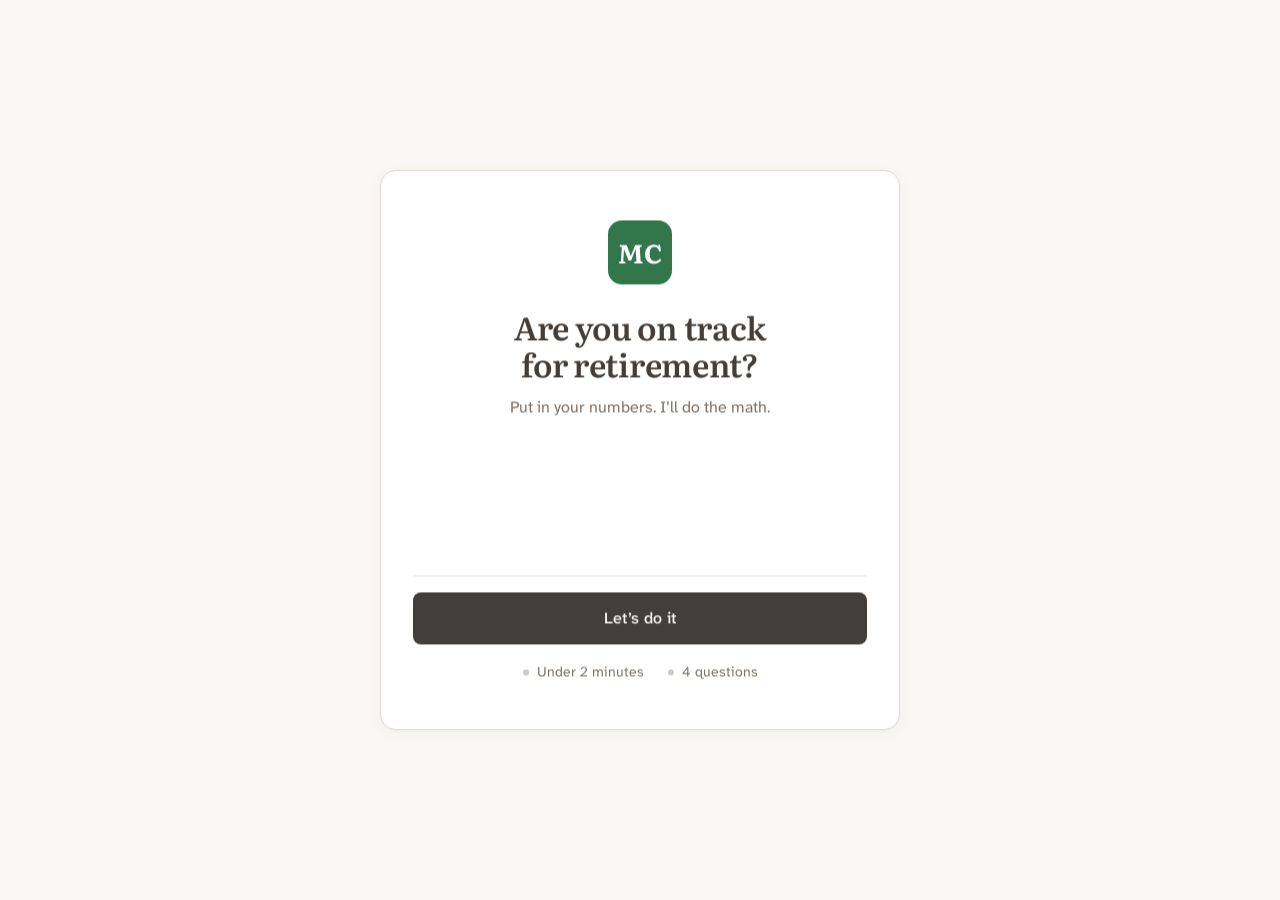
<file: index.html>
<!DOCTYPE html>
<html lang="en">
<head>
    <meta charset="UTF-8">
    <meta http-equiv="refresh" content="0;url=clients/marcus/index.html">
    <title>Redirecting…</title>
</head>
<body>
    <p><a href="clients/marcus/index.html">Click here if not redirected.</a></p>
</body>
</html>
</file>
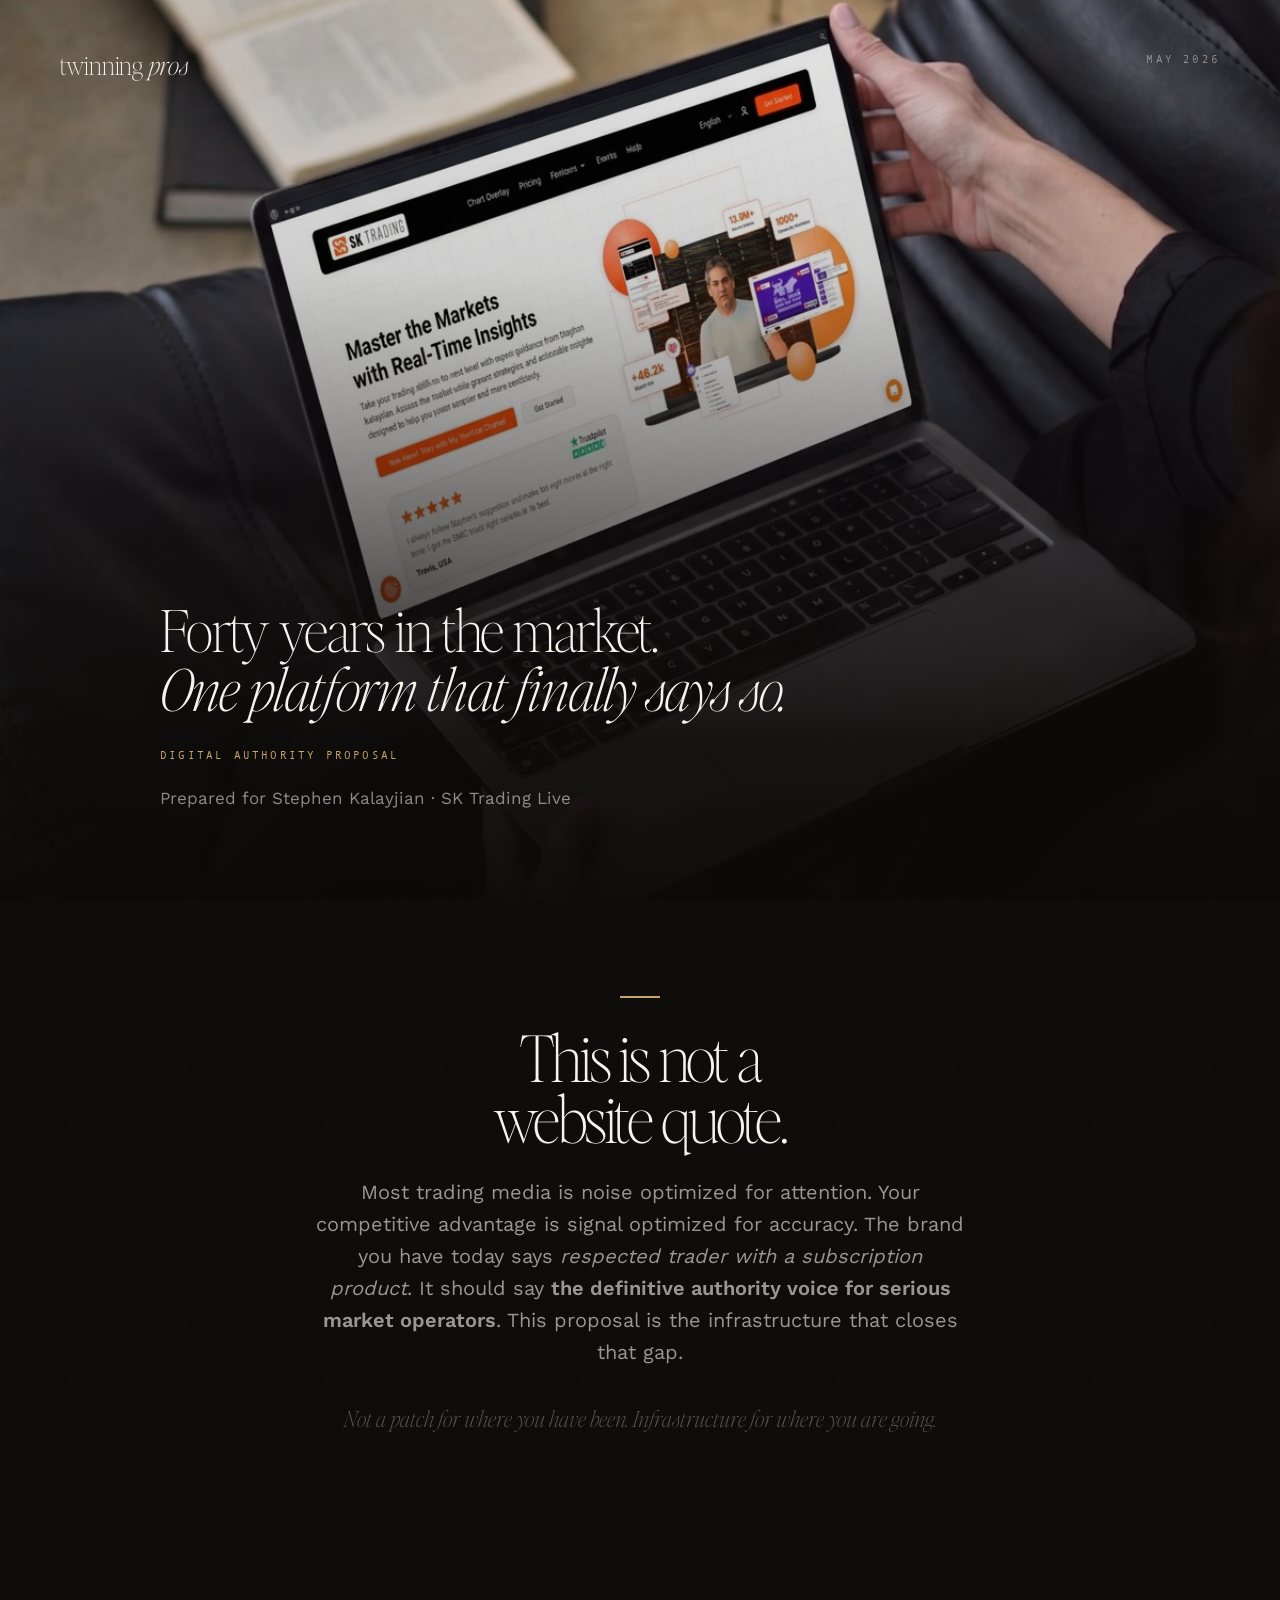
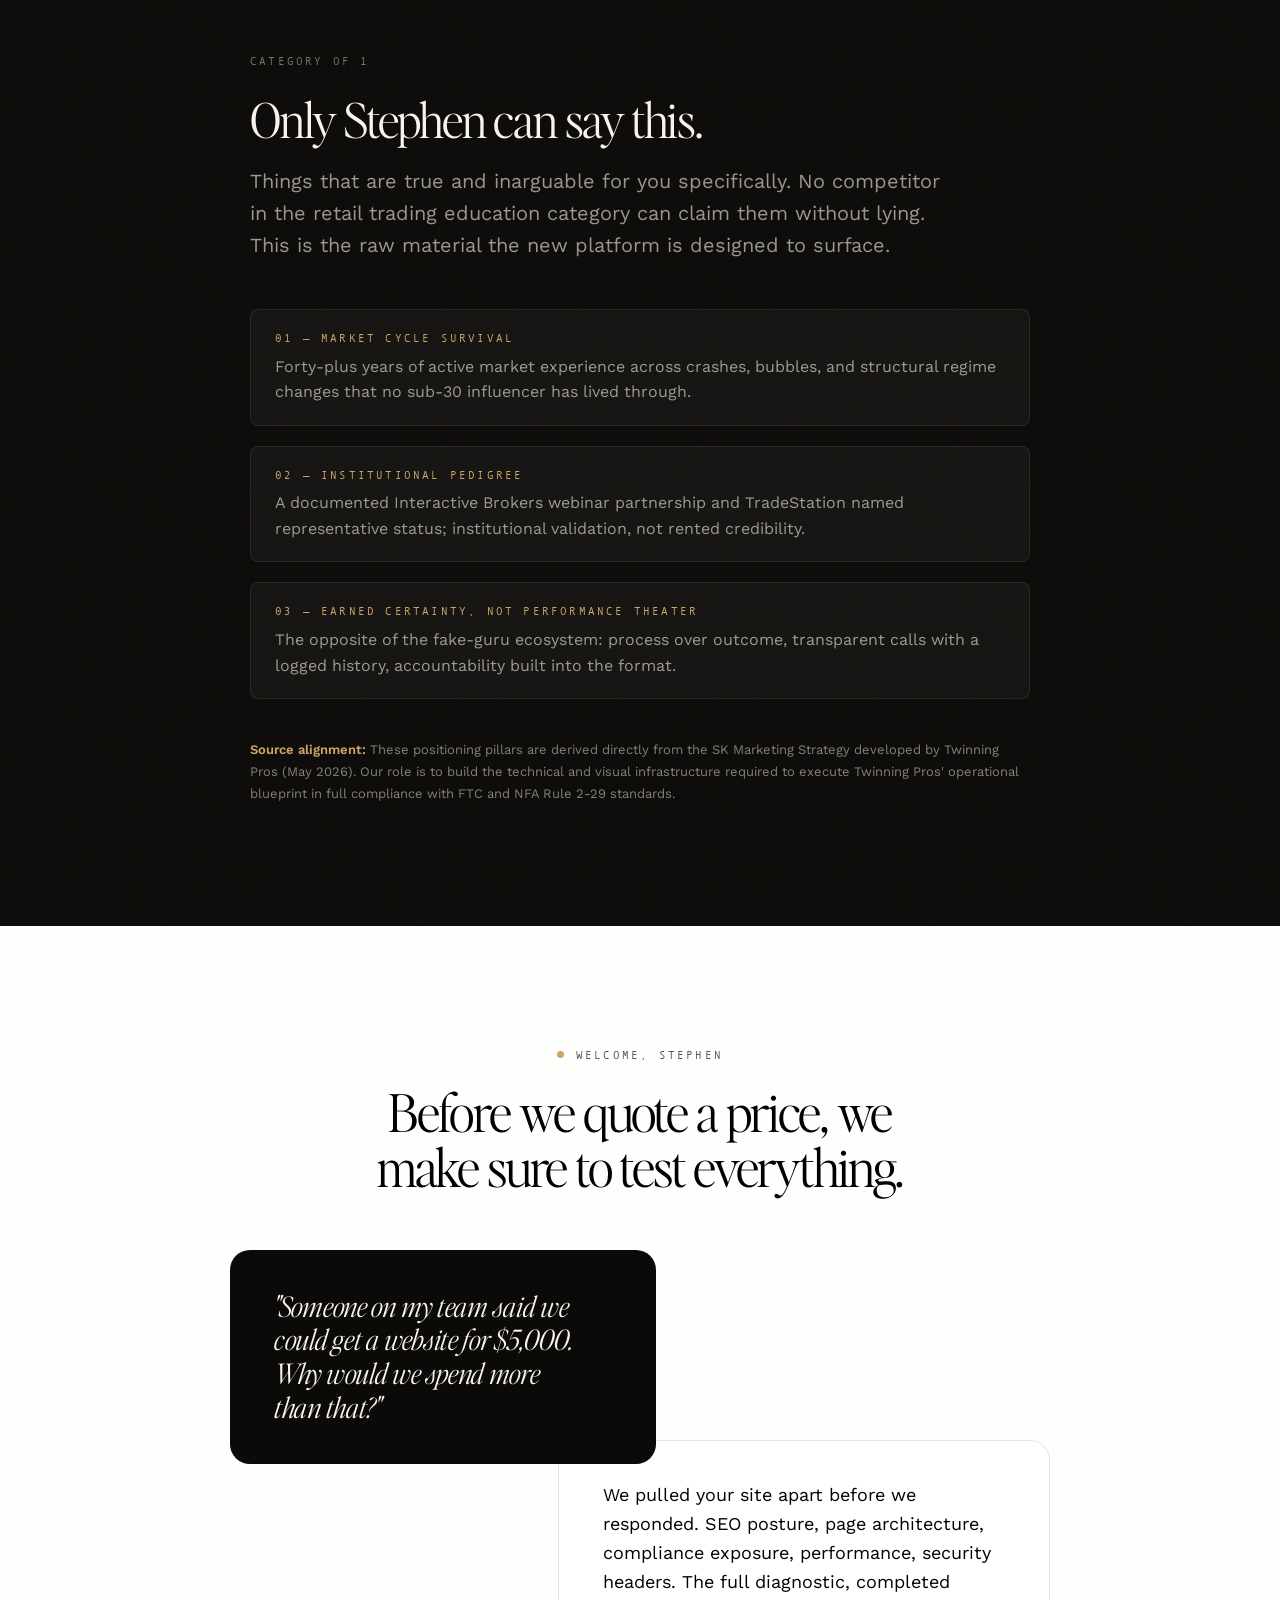
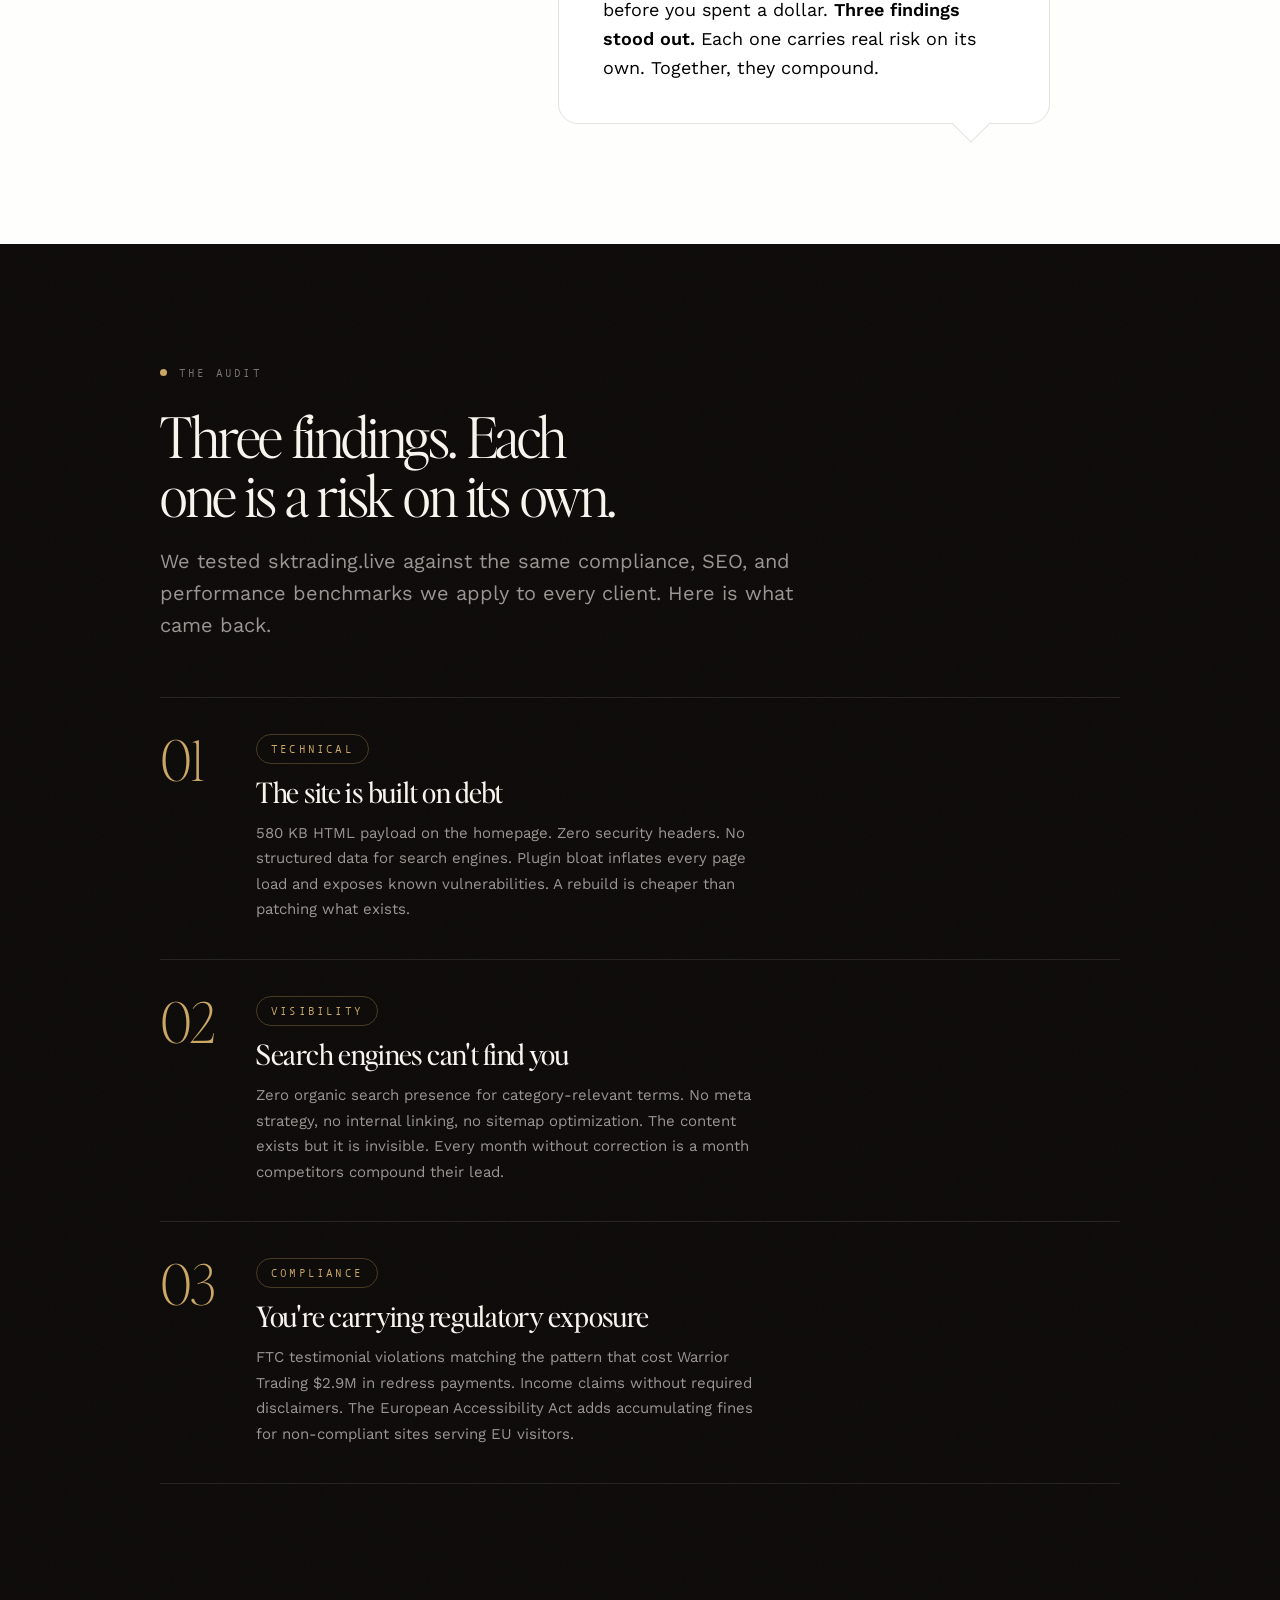
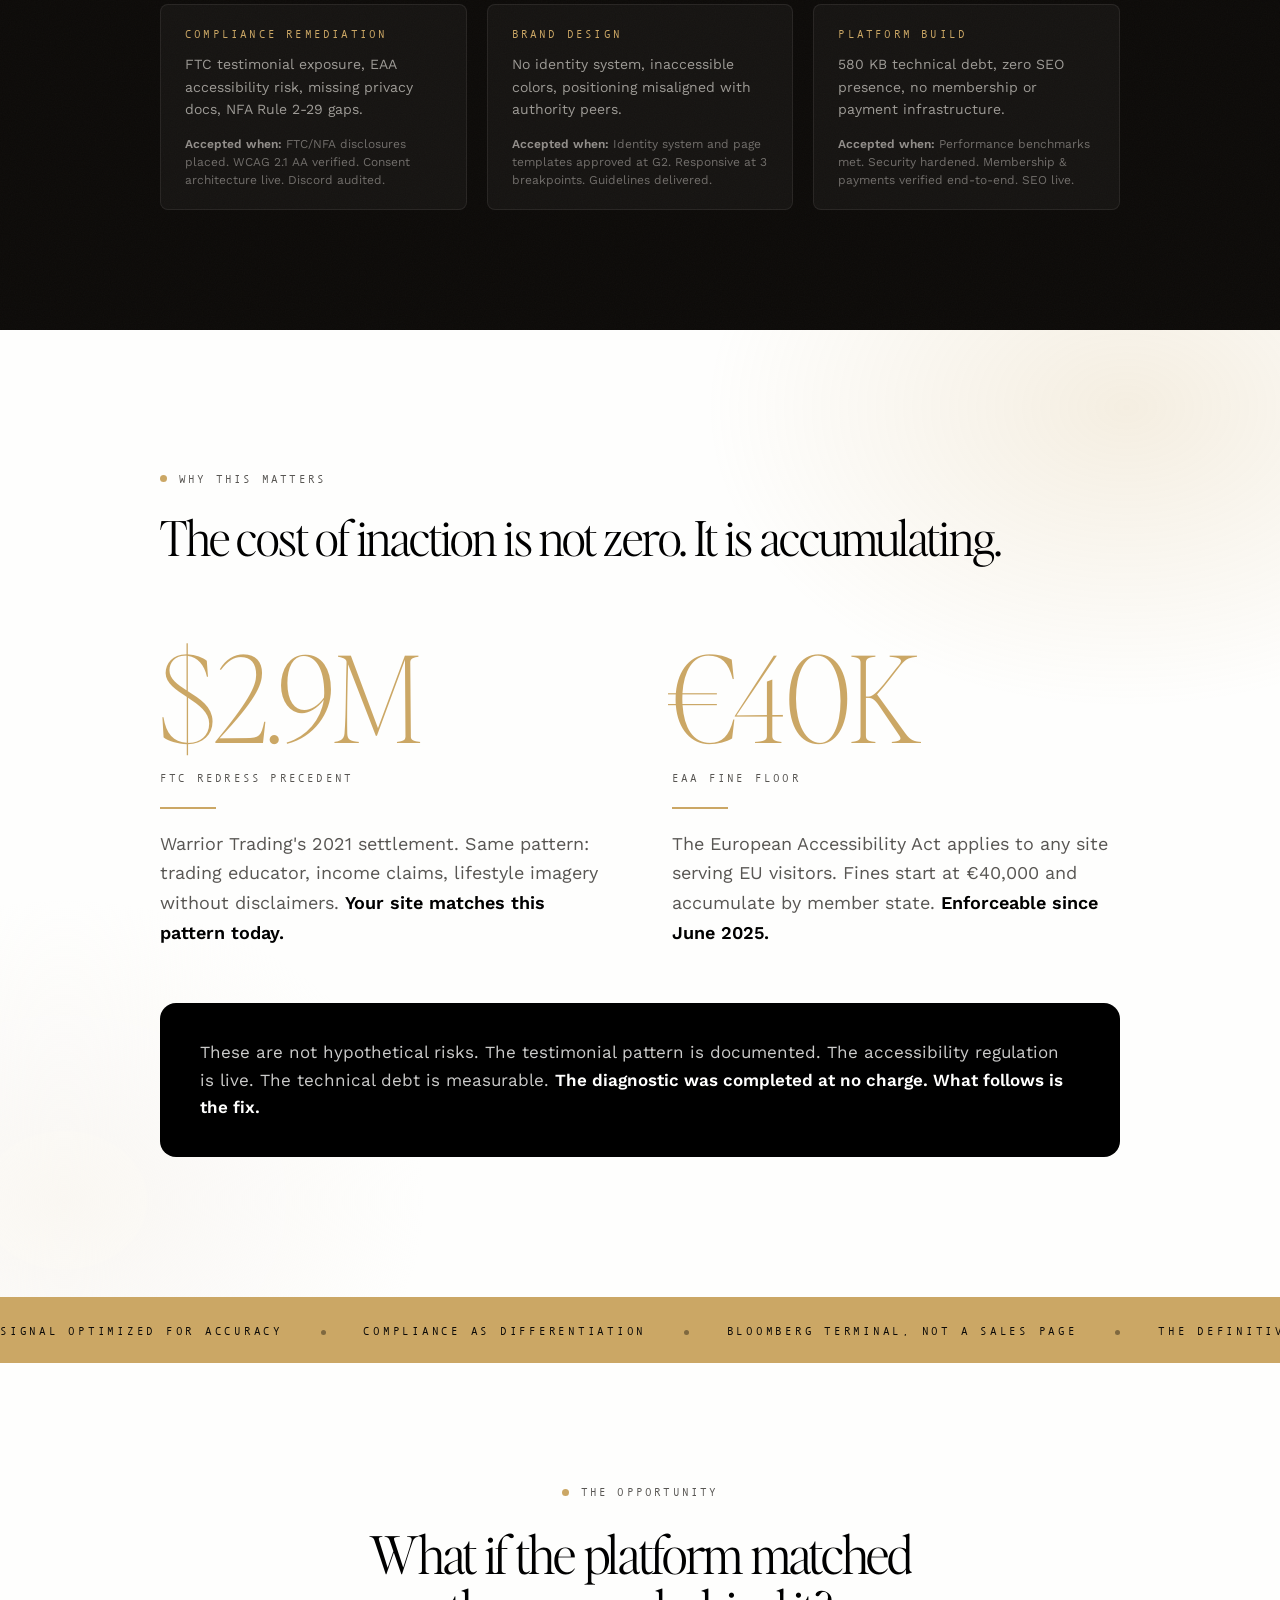
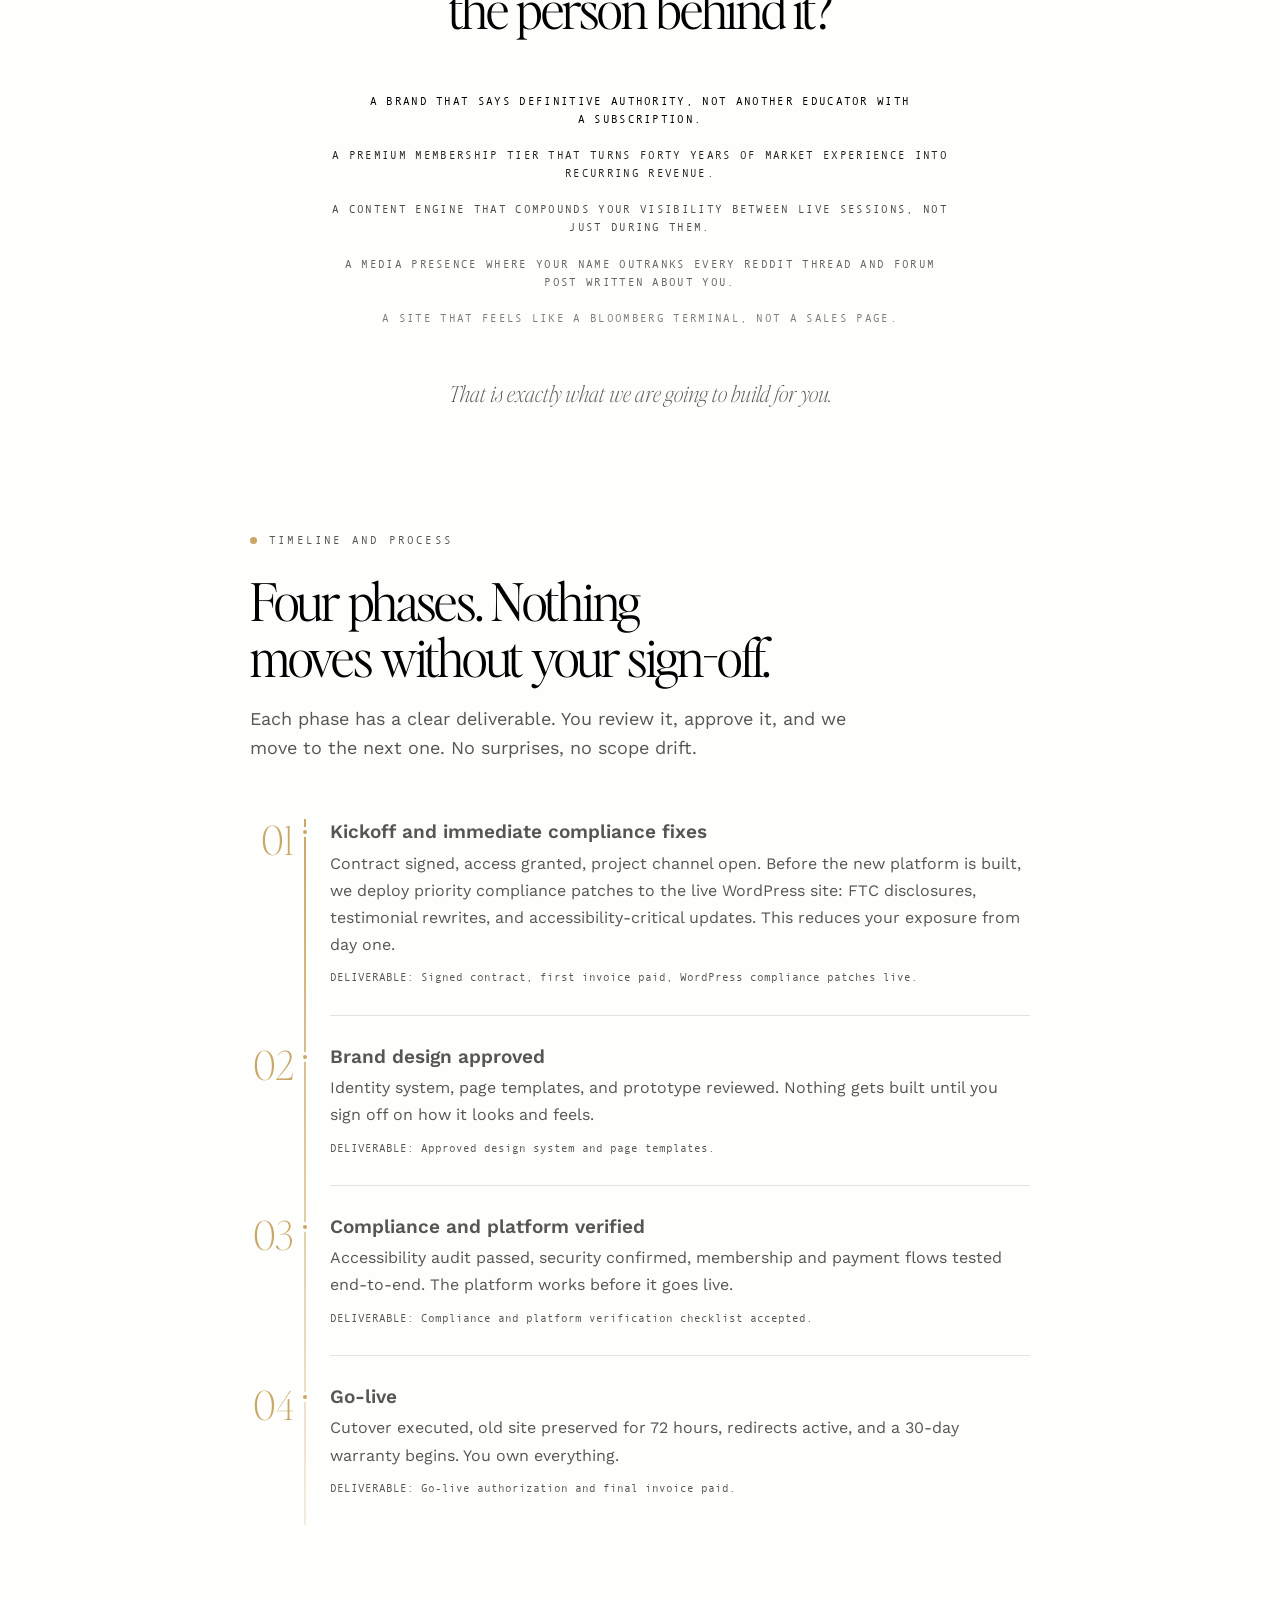
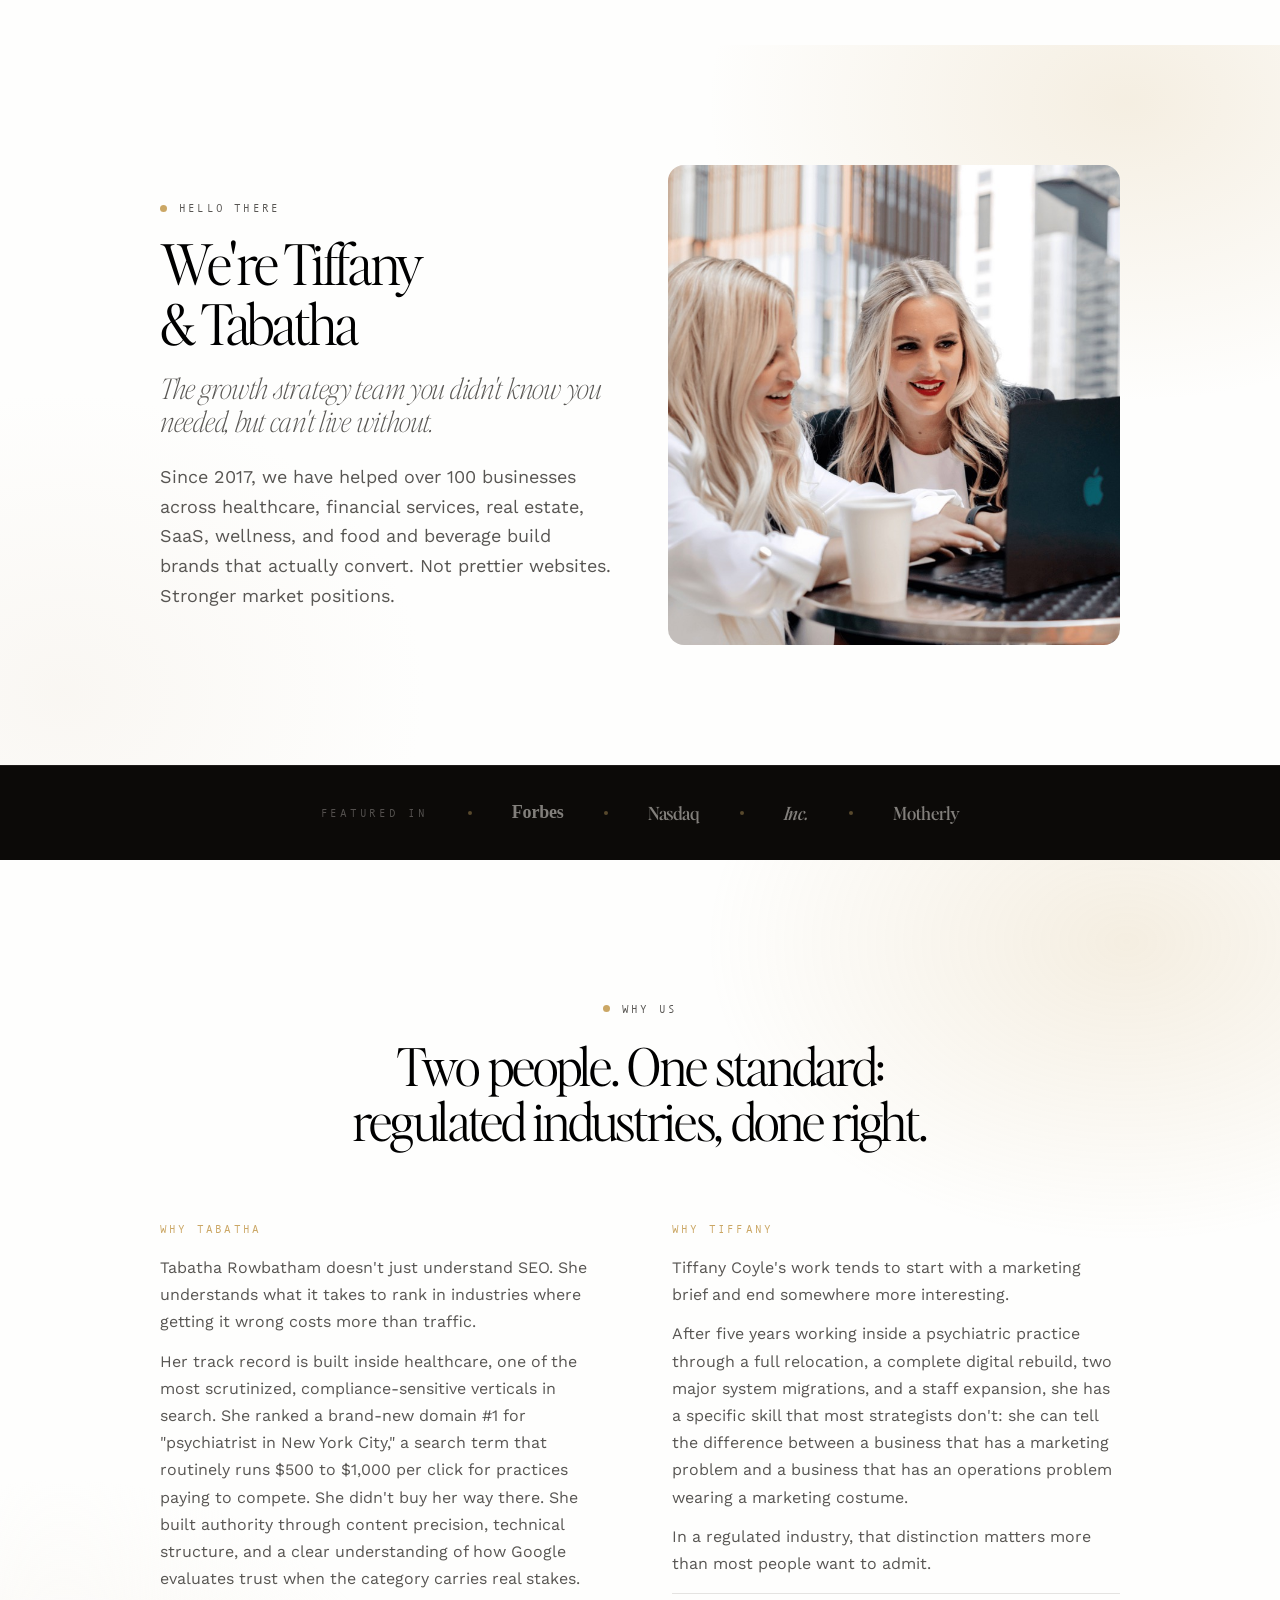
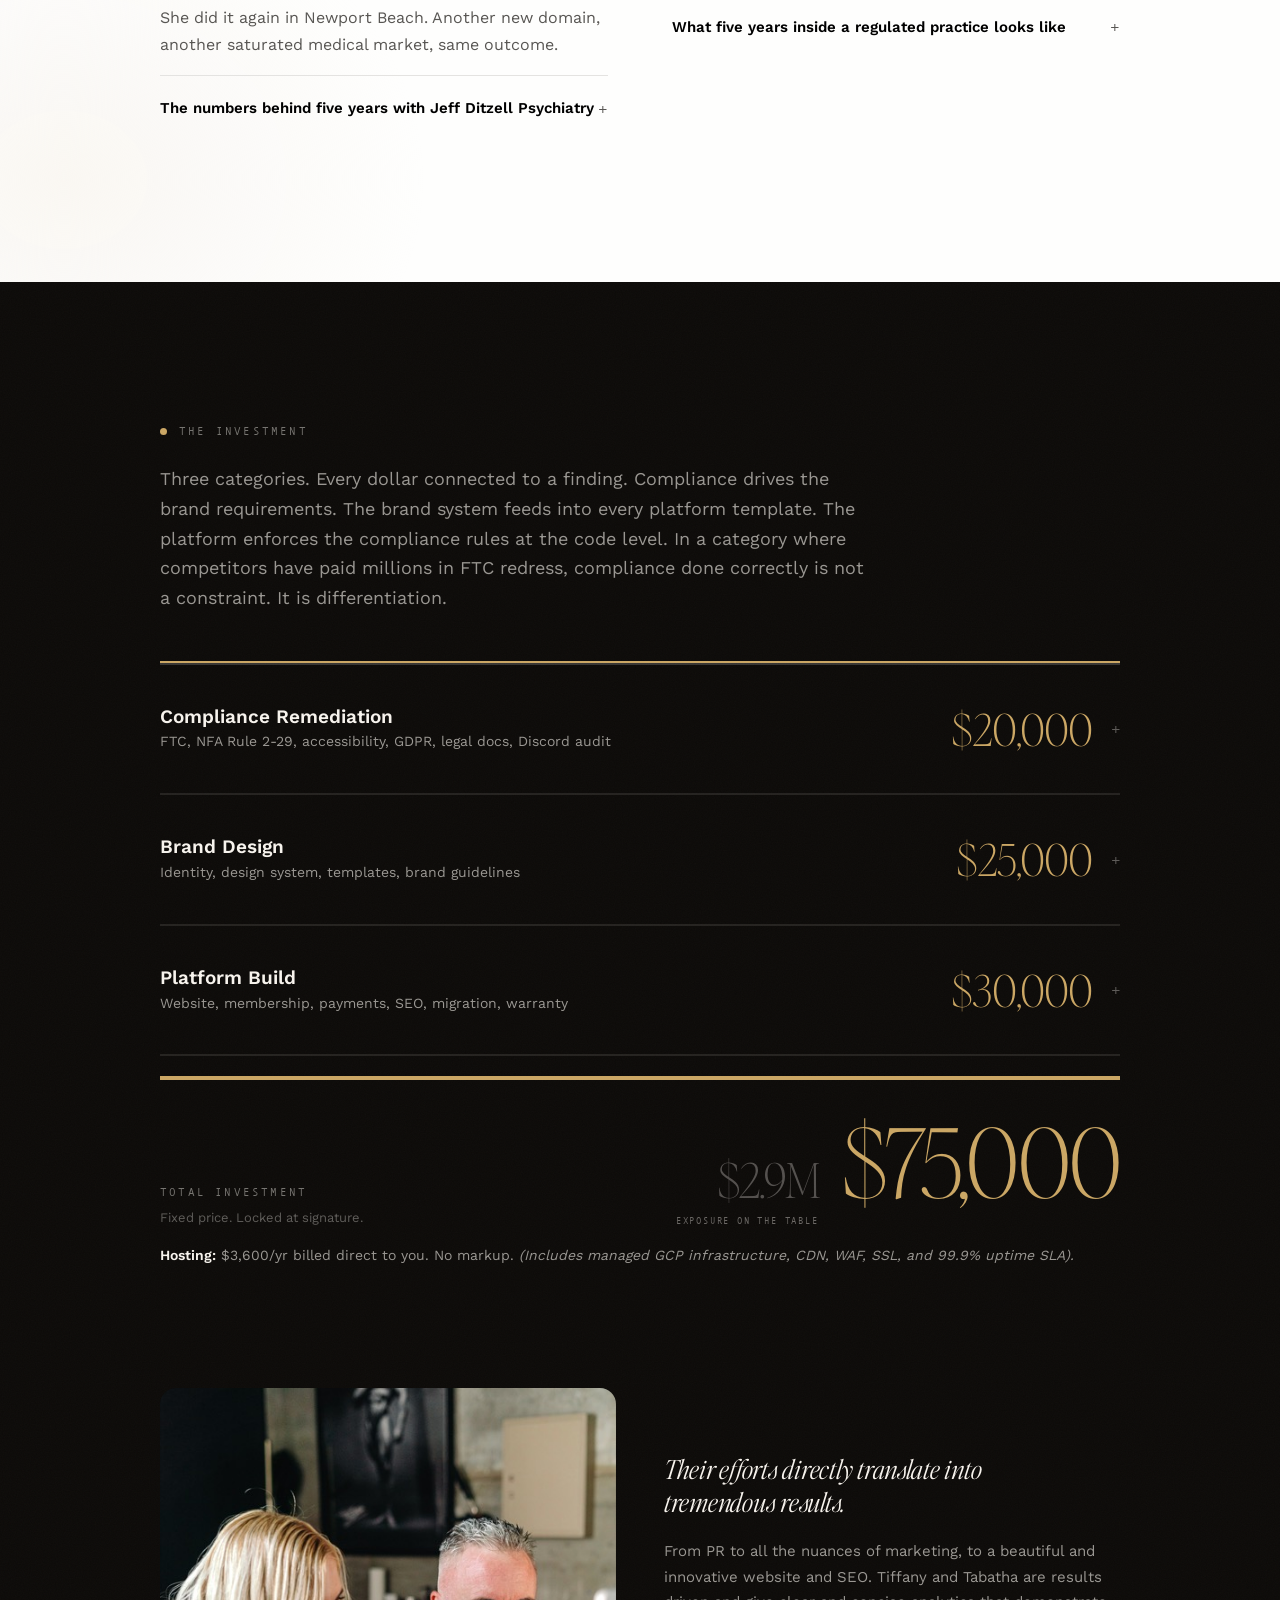
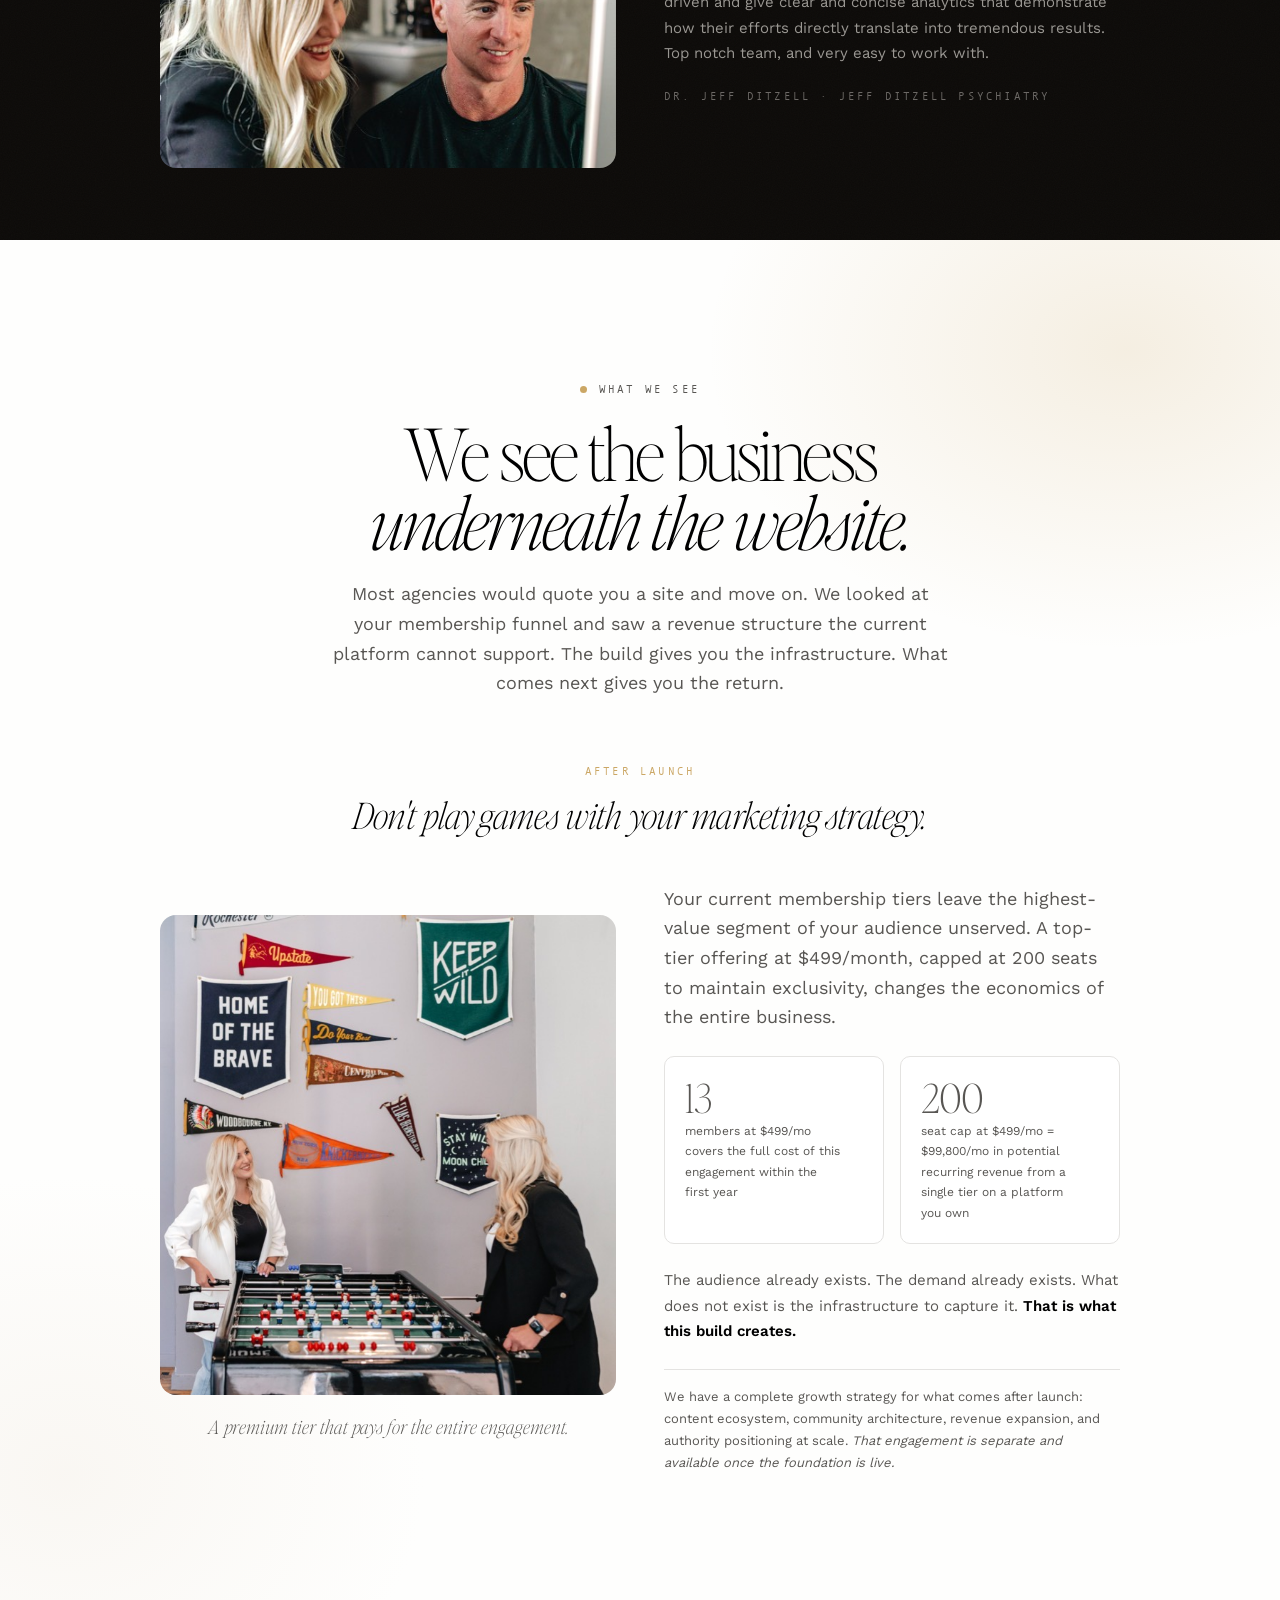
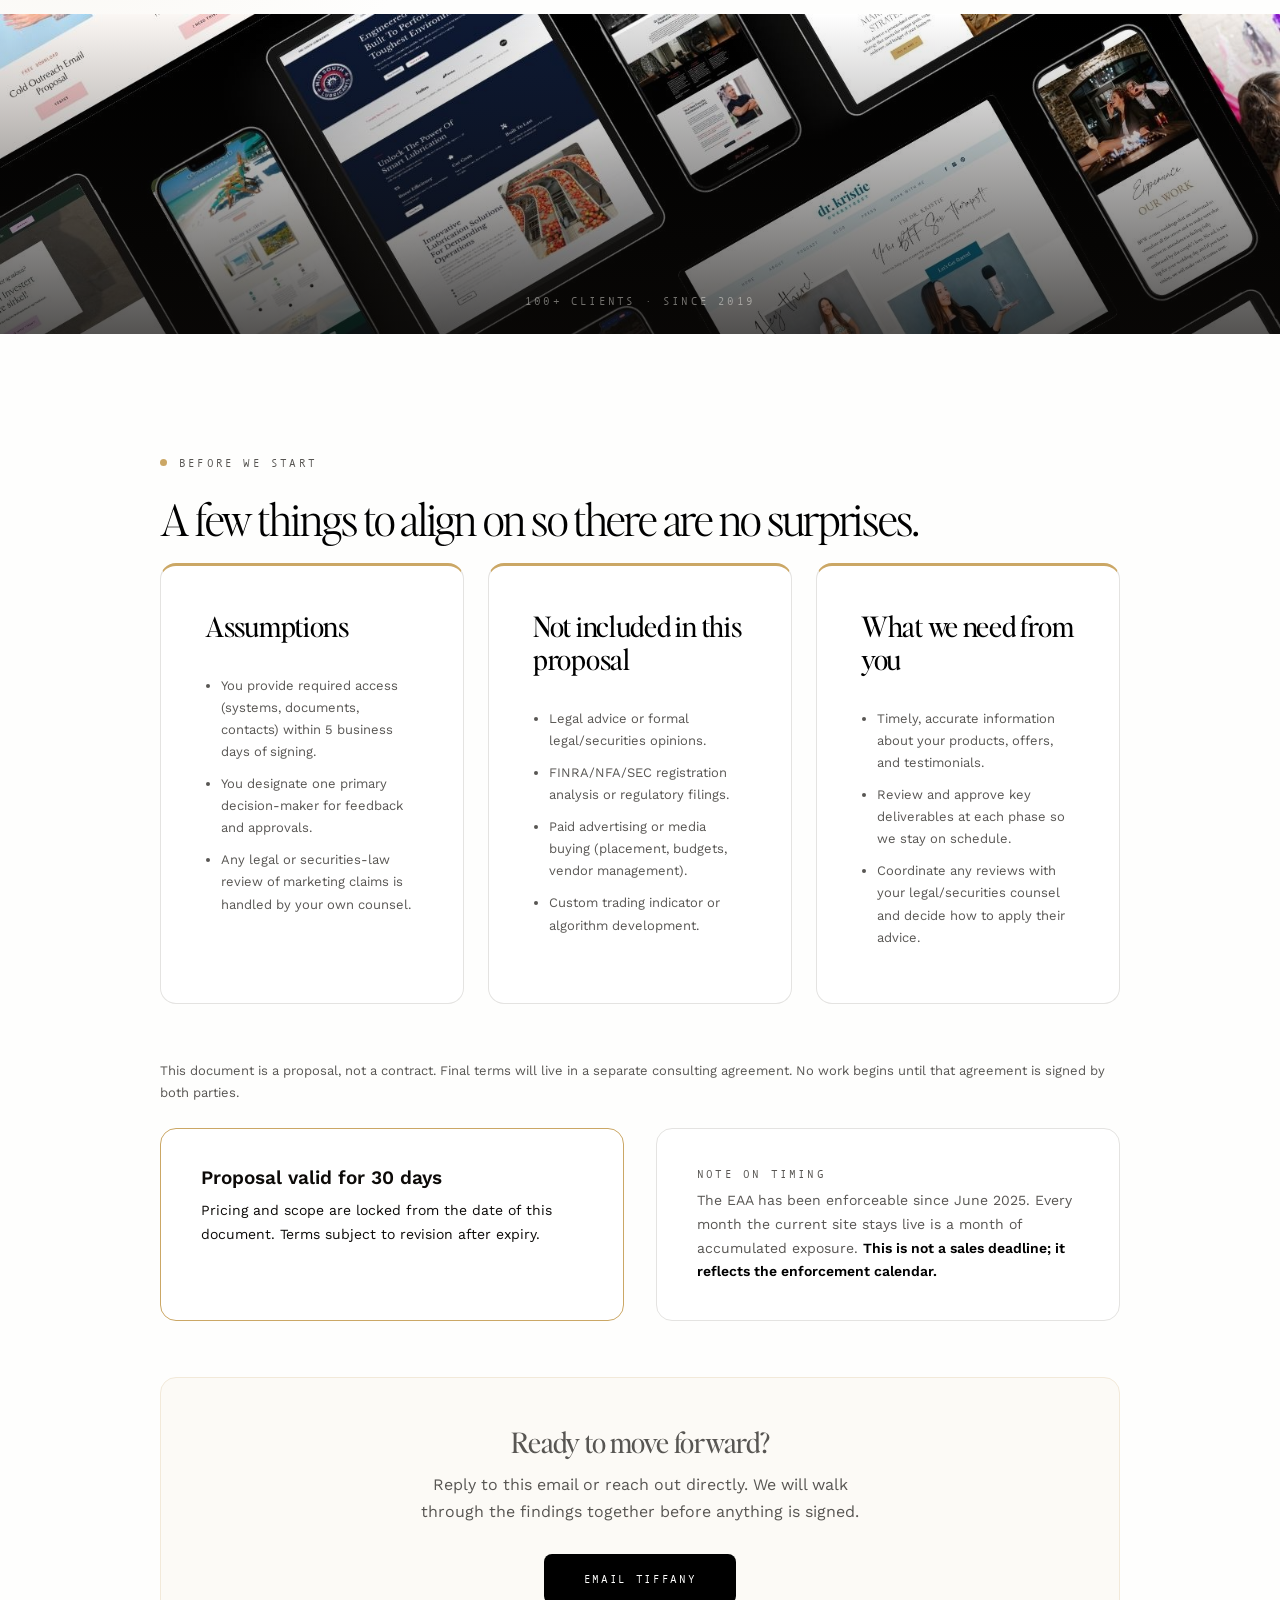
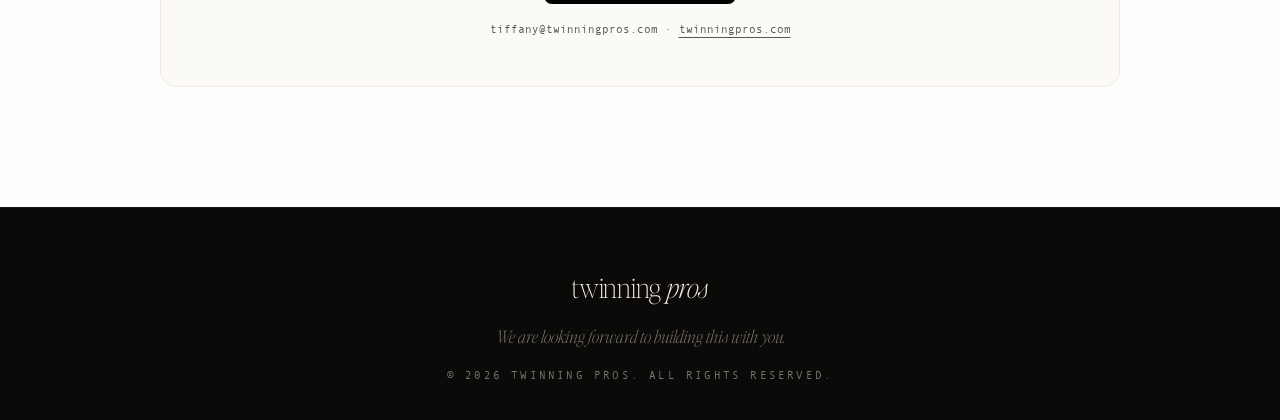
<file: proposals/_deploy/sk-trading/index.html>
<!doctype html>
<html lang="en">
<head>
  <meta charset="utf-8">
  <title>Proposal for Stephen Kalayjian | Twinning Pros & Coyle Co</title>
  <meta name="viewport" content="width=device-width, initial-scale=1">
  <link rel="stylesheet" href="colors_and_type.css">
  <style>
    *, *:before, *:after { box-sizing: border-box; margin: 0; padding: 0; }
    html { font-size: 16px; -webkit-font-smoothing: antialiased; text-rendering: optimizeLegibility; scroll-behavior: smooth; }
    body { background: var(--background); color: var(--foreground); font-family: var(--font-text); line-height: 1.65; }
    img { max-width: 100%; display: block; }
    a { color: inherit; text-decoration: none; }

    /* Section system */
    section { width: 100%; position: relative; overflow: hidden; }
    section.ink { background: #0c0a08; color: #f7f3ed; }
    section.cream { background: color-mix(in srgb, var(--brand-cream) 9%, white); }
    section.gold-wash {
      background: radial-gradient(700px 500px at 88% 8%, color-mix(in srgb, var(--brand-gold) 18%, transparent), transparent 60%),
                  radial-gradient(600px 500px at 5% 90%, color-mix(in srgb, var(--brand-cream) 65%, transparent), transparent 60%),
                  color-mix(in srgb, var(--brand-cream) 9%, white);
    }

    /* Grain texture on ink sections */
    section.ink:after {
      content: ""; position: absolute; inset: 0; opacity: 0.03;
      background-image: url("data:image/svg+xml,%3Csvg viewBox='0 0 256 256' xmlns='http://www.w3.org/2000/svg'%3E%3Cfilter id='n'%3E%3CfeTurbulence type='fractalNoise' baseFrequency='0.85' numOctaves='4' stitchTiles='stitch'/%3E%3C/filter%3E%3Crect width='100%25' height='100%25' filter='url(%23n)'/%3E%3C/svg%3E");
      background-repeat: repeat; background-size: 256px 256px; pointer-events: none; z-index: 0;
    }
    section.ink > * { position: relative; z-index: 1; }

    .container { max-width: 1080px; margin: 0 auto; padding: 0 60px; }
    .container.narrow { max-width: 900px; }
    .container.wide { max-width: 1200px; }

    /* Typography */
    .wm { font-family: var(--font-wordmark); font-weight: 100; letter-spacing: -0.01em; }
    .wm .pros { font-family: var(--font-wordmark-italic); font-style: italic; font-weight: 400; }

    .display { font-family: var(--font-wordmark); font-weight: 100; font-size: clamp(60px, 8vw, 108px); line-height: 0.95; letter-spacing: -0.035em; }
    .display em { font-family: var(--font-wordmark-italic); font-style: italic; font-weight: 400; }
    .h1 { font-family: var(--font-wordmark); font-weight: 300; font-size: 48px; line-height: 1.06; letter-spacing: -0.025em; }
    .h2 { font-family: var(--font-wordmark); font-weight: 300; font-size: 36px; line-height: 1.1; letter-spacing: -0.015em; }
    .h3 { font-family: var(--font-wordmark); font-weight: 400; font-size: 28px; line-height: 1.18; letter-spacing: -0.01em; }
    .h4 { font-family: var(--font-text); font-weight: 600; font-size: 19px; line-height: 1.4; }

    .body { font-size: 16px; line-height: 1.7; color: var(--muted-foreground); }
    .body strong { color: var(--foreground); font-weight: 600; }
    .body.lg { font-size: 18px; line-height: 1.65; }

    section.ink .body { color: rgba(247, 243, 237, 0.6); }
    section.ink .body strong { color: #f7f3ed; }
    section.ink .h1, section.ink .h2, section.ink .h3, section.ink .h4 { color: #f7f3ed; }

    .lead { font-size: 20px; line-height: 1.6; color: var(--muted-foreground); max-width: 58ch; }
    section.ink .lead { color: rgba(247, 243, 237, 0.6); }

    .eyebrow { font-family: var(--font-mono); font-size: 11px; font-weight: 400; text-transform: uppercase; letter-spacing: 0.2em; color: var(--muted-foreground); }
    section.ink .eyebrow { color: rgba(247, 243, 237, 0.45); }
    .dot { display: inline-block; width: 7px; height: 7px; background: var(--brand-gold); border-radius: 50%; margin: 0 12px 2px 0; vertical-align: middle; }
    .gold { color: var(--brand-gold); }
    .mono { font-family: var(--font-mono); }

    .stat { font-family: var(--font-wordmark); font-weight: 100; font-size: 72px; line-height: 1; letter-spacing: -0.03em; font-variant-numeric: tabular-nums; }
    .stat.xl { font-size: 120px; }
    .stat-label { font-family: var(--font-mono); font-size: 11px; text-transform: uppercase; letter-spacing: 0.2em; margin-top: 12px; }

    /* Cover hero */
    .hero { min-height: 100vh; display: flex; align-items: flex-end; position: relative; }
    .hero-bg { position: absolute; inset: 0; background-size: cover; background-position: center; }
    .hero-bg:after { content: ""; position: absolute; inset: 0; background: linear-gradient(to bottom, rgba(12,10,8,0.1) 0%, rgba(12,10,8,0.2) 30%, rgba(12,10,8,0.6) 60%, rgba(12,10,8,0.92) 82%, rgba(12,10,8,0.98) 100%); }
    .hero-content { position: relative; z-index: 1; padding: 0 60px 88px; max-width: 1080px; width: 100%; margin: 0 auto; }
    .hero .wm-top { position: absolute; top: 44px; left: 60px; z-index: 2; color: #f7f3ed; font-size: 26px; }
    .hero .date-top { position: absolute; top: 50px; right: 60px; z-index: 2; font-family: var(--font-mono); font-size: 11px; letter-spacing: 0.2em; text-transform: uppercase; color: rgba(247,243,237,0.45); }

    /* Press strip */
    .press-strip { display: flex; align-items: center; justify-content: center; gap: 40px; padding: 32px 60px; background: #0c0a08; border-top: 1px solid rgba(247,243,237,0.08); }
    .press-strip .label { font-family: var(--font-mono); font-size: 11px; letter-spacing: 0.25em; text-transform: uppercase; color: rgba(247,243,237,0.3); }
    .press-logo { font-family: var(--font-wordmark); font-weight: 500; font-size: 18px; color: rgba(247,243,237,0.5); letter-spacing: -0.01em; }
    .press-sep { width: 4px; height: 4px; border-radius: 50%; background: rgba(203,167,101,0.4); }

    /* Layout */
    .two-col { display: grid; grid-template-columns: 1fr 1fr; gap: 64px; align-items: start; }
    .team-photo { width: 100%; height: 480px; object-fit: cover; border-radius: 16px; }

    /* Finding blocks (Audit) */
    .finding-block { display: grid; grid-template-columns: 72px 1fr; gap: 24px; padding: 36px 0; border-top: 1px solid rgba(247,243,237,0.1); align-items: start; }
    .finding-block:last-child { border-bottom: 1px solid rgba(247,243,237,0.1); }
    .finding-num { font-family: var(--font-wordmark); font-weight: 100; font-size: 56px; line-height: 0.9; color: var(--brand-gold); letter-spacing: -0.02em; }
    .finding-block .tag { display: inline-block; font-family: var(--font-mono); font-size: 11px; letter-spacing: 0.2em; text-transform: uppercase; color: var(--brand-gold); padding: 5px 14px; border: 1px solid rgba(203,167,101,0.3); border-radius: 100px; margin-bottom: 12px; }

    /* Matrix (Exec Summary & Appendix) */
    .trace-matrix { display: grid; grid-template-columns: 0.7fr 1fr 1.3fr; gap: 1px; background: rgba(247,243,237,0.1); border-radius: 8px; overflow: hidden; }
    .trace-matrix .cell { padding: 18px 22px; background: #0c0a08; }
    .trace-matrix .cell.header { background: rgba(247,243,237,0.04); font-family: var(--font-mono); font-size: 11px; letter-spacing: 0.2em; text-transform: uppercase; color: rgba(247,243,237,0.4); padding: 12px 22px; }
    .trace-matrix .cell p { font-size: 14px; color: rgba(247,243,237,0.55); line-height: 1.5; }
    .trace-matrix .cell p strong { color: #f7f3ed; font-weight: 600; }

    section.cream .trace-matrix { background: var(--border); }
    section.cream .trace-matrix .cell { background: white; }
    section.cream .trace-matrix .cell.header { background: color-mix(in srgb, var(--brand-gold) 8%, white); color: var(--muted-foreground); }
    section.cream .trace-matrix .cell p { color: var(--muted-foreground); }
    section.cream .trace-matrix .cell p strong { color: var(--foreground); }

    /* Marquee strip */
    .marquee { overflow: hidden; white-space: nowrap; padding: 20px 0; background: var(--brand-gold); }
    .marquee-inner { display: inline-block; animation: marquee 18s linear infinite; font-family: var(--font-mono); font-size: 11px; letter-spacing: 0.25em; text-transform: uppercase; color: #0c0a08; }
    @keyframes marquee { 0% { transform: translateX(0); } 100% { transform: translateX(-50%); } }
    .marquee-sep { display: inline-block; width: 5px; height: 5px; background: #0c0a08; border-radius: 50%; vertical-align: middle; margin: 0 28px; opacity: 0.4; }

    /* Scope cards */
    .scope-card { padding: 44px; background: white; border: 1px solid var(--border); border-radius: 16px; display: flex; flex-direction: column; gap: 16px; border-top: 3px solid var(--brand-gold); }
    .scope-card .price { font-family: var(--font-wordmark); font-weight: 100; font-size: 48px; letter-spacing: -0.025em; color: var(--brand-gold); margin-top: auto; padding-top: 20px; }
    .addons-list { list-style: none; padding: 0; }
    .addons-list li { font-size: 14px; color: rgba(247,243,237,0.5); padding: 8px 0 8px 18px; position: relative; border-bottom: 1px solid rgba(247,243,237,0.05); }
    .addons-list li:before { content: "\2014"; position: absolute; left: 0; font-family: var(--font-mono); font-size: 11px; color: rgba(247,243,237,0.4); }

    /* Timeline gates */
    .timeline-wrap { position: relative; padding-left: 80px; }
    .timeline-wrap:before { content: ""; position: absolute; left: 54px; top: 0; bottom: 0; width: 2px; background: linear-gradient(to bottom, var(--brand-gold), color-mix(in srgb, var(--brand-gold) 20%, transparent)); }
    .timeline-gate { position: relative; padding: 28px 0; border-bottom: 1px solid var(--border); }
    .timeline-gate:first-child { padding-top: 0; }
    .timeline-gate:last-child { border-bottom: none; }
    .gate-label { position: absolute; left: -80px; top: 28px; font-family: var(--font-wordmark); font-weight: 100; font-size: 40px; line-height: 1; color: var(--brand-gold); width: 44px; text-align: right; }
    .timeline-gate:first-child .gate-label { top: 0; }
    .gate-dot { position: absolute; left: -30px; top: 36px; width: 10px; height: 10px; background: var(--brand-gold); border-radius: 50%; border: 3px solid color-mix(in srgb, var(--brand-cream) 9%, white); }
    .timeline-gate:first-child .gate-dot { top: 8px; }

    /* Testimonial */
    .testimonial-section { display: grid; grid-template-columns: 1fr 1fr; min-height: 520px; }
    .testimonial-image { background-size: cover; background-position: center top; }
    .testimonial-content { display: flex; flex-direction: column; justify-content: center; padding: 48px; background: #0c0a08; color: #f7f3ed; position: relative; }
    .testimonial-quote { font-family: var(--font-wordmark); font-weight: 300; font-style: italic; font-size: 26px; line-height: 1.25; letter-spacing: -0.01em; color: #f7f3ed; }
    .quote-mark { font-family: var(--font-wordmark); font-weight: 100; font-size: 120px; line-height: 0.5; color: var(--brand-gold); opacity: 0.25; position: absolute; top: 36px; left: 40px; }

    /* Case study results */
    .result-badge { display: inline-flex; align-items: baseline; gap: 10px; padding: 12px 20px; background: color-mix(in srgb, var(--brand-gold) 10%, transparent); border-radius: 10px; }
    .result-badge .num { font-family: var(--font-wordmark); font-weight: 100; font-size: 32px; letter-spacing: -0.02em; }
    .result-badge .label { font-family: var(--font-mono); font-size: 11px; text-transform: uppercase; letter-spacing: 0.12em; color: var(--muted-foreground); }

    /* Investment section */
    .anchor-stat { font-family: var(--font-wordmark); font-weight: 100; font-size: 128px; line-height: 0.9; letter-spacing: -0.04em; font-variant-numeric: tabular-nums; }
    .price-row { display: grid; grid-template-columns: 1fr auto; gap: 32px; padding: 28px 0; border-bottom: 1px solid rgba(247,243,237,0.1); align-items: center; }
    .price-row:first-child { border-top: 2px solid rgba(247,243,237,0.18); }
    .price-amount { font-family: var(--font-wordmark); font-weight: 100; font-size: 44px; letter-spacing: -0.02em; color: var(--brand-gold); font-variant-numeric: tabular-nums; white-space: nowrap; }
    .total-bar { display: flex; justify-content: space-between; align-items: end; padding: 32px 0 0; border-top: 4px solid var(--brand-gold); margin-top: 20px; }
    .total-price { font-family: var(--font-wordmark); font-weight: 100; font-size: 96px; line-height: 1; letter-spacing: -0.035em; color: var(--brand-gold); font-variant-numeric: tabular-nums; }
    .market-row { display: flex; justify-content: space-between; align-items: baseline; padding: 14px 0; border-bottom: 1px dotted rgba(247,243,237,0.1); font-size: 14px; }

    /* CTA / Cards */
    .cta-card { padding: 36px 40px; background: rgba(247,243,237,0.05); border-radius: 16px; border: 1px solid rgba(247,243,237,0.08); }
    .cta-card.primary { background: rgba(247,243,237,0.1); border-color: var(--brand-gold); }
    .cta-num { font-family: var(--font-mono); font-size: 11px; letter-spacing: 0.2em; color: var(--brand-gold); margin-bottom: 12px; }
    section.cream .cta-card { background: white; border: 1px solid var(--border); }
    section.cream .cta-card.primary { border-color: var(--brand-gold); }

    .dark-card { padding: 36px 40px; background: var(--foreground); color: var(--background); border-radius: 16px; }
    .dark-card p { color: color-mix(in srgb, var(--background) 80%, transparent); }
    .dark-card strong { color: var(--background); }

    .gold-rule { width: 56px; height: 2px; background: var(--brand-gold); }

    /* Expandable scope details */
    .scope-detail { border-bottom: 1px solid rgba(247,243,237,0.1); }
    .scope-detail summary { cursor: pointer; list-style: none; }
    .scope-detail summary::-webkit-details-marker { display: none; }
    .scope-detail summary::marker { display: none; content: ""; }
    .scope-detail summary .price-amount { position: relative; padding-right: 28px; }
    .scope-detail summary .price-amount::after {
      content: "+"; position: absolute; right: 0; top: 50%; transform: translateY(-50%);
      font-family: var(--font-mono); font-size: 16px; font-weight: 400; color: rgba(247,243,237,0.35);
      transition: transform 0.3s ease;
    }
    .scope-detail[open] summary .price-amount::after { content: "\2212"; }
    .scope-detail-body {
      display: grid; grid-template-columns: 1fr 1fr; gap: 32px;
      padding: 0 0 28px; margin-top: -8px;
    }

    /* Chat bubbles */
    .chat-wrap { position: relative; max-width: 820px; margin: 0 auto; min-height: 320px; }
    .chat-bubble { border-radius: 20px; padding: 40px 44px; }
    .chat-bubble.dark { background: #0c0a08; color: #f7f3ed; width: 52%; position: relative; z-index: 2; }
    .chat-bubble.dark p { font-family: var(--font-wordmark); font-weight: 300; font-style: italic; font-size: 28px; line-height: 1.2; letter-spacing: -0.01em; color: #f7f3ed; }
    .chat-bubble.light { background: white; border: 1px solid var(--border); width: 60%; margin-left: auto; margin-top: -48px; position: relative; z-index: 1; }
    .chat-bubble.light:after { content: ""; position: absolute; bottom: -14px; right: 64px; width: 28px; height: 28px; background: white; border-right: 1px solid var(--border); border-bottom: 1px solid var(--border); transform: rotate(45deg); }
    .chat-bubble.light p { font-family: var(--font-text); font-size: 18px; line-height: 1.6; color: var(--foreground); }

    /* Cascading lines */
    .cascade-line { font-family: var(--font-mono); font-size: 11px; font-weight: 400; text-transform: uppercase; letter-spacing: 0.15em; text-align: center; padding: 20px 0; color: var(--foreground); }
    .cascade-line:nth-child(2) { opacity: 0.8; }
    .cascade-line:nth-child(3) { opacity: 0.55; }
    .cascade-line:nth-child(4) { opacity: 0.35; }

    footer { text-align: center; padding: 56px 60px 36px; background: #0c0a08; border-top: 1px solid rgba(247,243,237,0.06); }

    /* Sidebar TOC */
    .toc {
      position: fixed; top: 50%; left: 36px; transform: translateY(-50%); z-index: 100;
      display: flex; flex-direction: column; gap: 2px;
      transition: opacity 0.3s ease;
      opacity: 0; pointer-events: none;
    }
    .toc.visible { opacity: 1; pointer-events: auto; }
    .toc a {
      font-family: var(--font-text); font-weight: 400; font-size: 13px;
      padding: 7px 14px; border-radius: 8px;
      transition: background 0.3s ease, color 0.3s ease;
      text-decoration: none;
    }
    .toc.toc-light a { color: rgba(0,0,0,0.4); }
    .toc.toc-light a:hover { background: color-mix(in srgb, var(--brand-gold) 8%, white); color: rgba(0,0,0,0.8); text-decoration: none; }
    .toc.toc-light a.active { background: color-mix(in srgb, var(--brand-gold) 12%, white); color: #0c0a08; font-weight: 500; }
    .toc.toc-dark a { color: rgba(247,243,237,0.35); }
    .toc.toc-dark a:hover { background: rgba(247,243,237,0.08); color: rgba(247,243,237,0.8); text-decoration: none; }
    .toc.toc-dark a.active { background: rgba(247,243,237,0.1); color: #f7f3ed; font-weight: 500; }
    @media (max-width: 1360px) { .toc { display: none; } }
    @media print { .toc { display: none; } }

    /* Scroll reveal */
    .reveal { opacity: 0; transform: translateY(28px); transition: opacity 0.7s cubic-bezier(0.16, 1, 0.3, 1), transform 0.7s cubic-bezier(0.16, 1, 0.3, 1); }
    .reveal.visible { opacity: 1; transform: translateY(0); }
    .reveal-delay-1 { transition-delay: 0.08s; }
    .reveal-delay-2 { transition-delay: 0.16s; }
    .reveal-delay-3 { transition-delay: 0.24s; }

    /* Stagger children */
    .stagger > .reveal:nth-child(2) { transition-delay: 0.1s; }
    .stagger > .reveal:nth-child(3) { transition-delay: 0.2s; }
    .stagger > .reveal:nth-child(4) { transition-delay: 0.3s; }

    /* Reduced motion */
    @media (prefers-reduced-motion: reduce) {
      html { scroll-behavior: auto; }
      *, *::before, *::after {
        animation-duration: 0.01ms !important;
        animation-iteration-count: 1 !important;
        transition-duration: 0.01ms !important;
        scroll-behavior: auto !important;
      }
    }

    /* Accessibility */
    :focus-visible { outline: 2px solid var(--brand-gold); outline-offset: 3px; border-radius: 4px; }
    .skip-link {
      position: absolute; top: -100%; left: 50%; transform: translateX(-50%); z-index: 200;
      padding: 8px 16px; background: var(--brand-gold); color: #0c0a08;
      font-family: var(--font-text); font-size: 14px; font-weight: 600;
      border-radius: 6px; text-decoration: none;
    }
    .skip-link:focus { top: 12px; }

    /* Selection */
    ::selection { background: color-mix(in srgb, var(--brand-gold) 20%, transparent); }

    /* No-JS fallback */
    @media (scripting: none) {
      .reveal { opacity: 1; transform: none; }
    }

    /* Light-theme accordion (Why Us) */
    .cs-detail { border-bottom: 1px solid var(--border); }
    .cs-detail summary { cursor: pointer; list-style: none; padding: 20px 0; display: flex; justify-content: space-between; align-items: center; }
    .cs-detail summary::-webkit-details-marker { display: none; }
    .cs-detail summary::marker { display: none; content: ""; }
    .cs-detail summary .cs-title { font-family: var(--font-text); font-weight: 600; font-size: 15px; color: var(--foreground); }
    .cs-detail summary::after {
      content: "+"; font-family: var(--font-mono); font-size: 16px; color: var(--muted-foreground);
      transition: transform 0.3s ease;
    }
    .cs-detail[open] summary::after { content: "\2212"; }
    .cs-detail .cs-body { padding: 0 0 28px; }

    /* Responsive: 960px */
    @media (max-width: 960px) {
      .container { padding: 0 40px; }
      .two-col { grid-template-columns: 1fr; gap: 48px; }
      .testimonial-section { grid-template-columns: 1fr; }
      .testimonial-image { min-height: 360px; }
      .testimonial-content { padding: 48px 40px; }
      .anchor-stat { font-size: 80px; }
      .total-price { font-size: 64px; }
      .price-amount { font-size: 32px; }
      .scope-card { padding: 32px; }
      .hero-content { padding: 0 40px 64px; }
      .hero .wm-top { left: 40px; }
      .hero .date-top { right: 40px; }
      .press-strip { padding: 24px 40px; gap: 24px; }
      .exec-boxes { grid-template-columns: 1fr !important; }
      .scope-card-grid { grid-template-columns: 1fr !important; }
    }

    /* Responsive: 768px */
    @media (max-width: 768px) {
      .container { padding: 0 24px; }
      .hero-content { padding: 0 24px 48px; }
      .hero .wm-top { left: 24px; top: 28px; font-size: 22px; }
      .hero .date-top { right: 24px; top: 32px; }
      .display { font-size: clamp(36px, 7vw, 60px); }
      .h1 { font-size: 36px; }
      .stat.xl { font-size: 72px; }
      .anchor-stat { font-size: 56px; }
      .total-price { font-size: 48px; }
      .price-amount { font-size: 28px; }
      .chat-bubble.dark { width: 70%; }
      .chat-bubble.light { width: 80%; margin-top: -32px; }
      .chat-bubble { padding: 28px 32px; }
      .chat-bubble.dark p { font-size: 22px; }
      .press-strip { flex-wrap: wrap; gap: 16px; padding: 20px 24px; }
      .timeline-wrap { padding-left: 64px; }
      .gate-label { left: -64px; font-size: 32px; width: 36px; }
      .gate-dot { left: -20px; }
      .testimonial-content { padding: 40px 24px; }
      .quote-mark { top: 28px; left: 24px; font-size: 100px; }
      .testimonial-quote { font-size: 28px; }
      .scope-detail-body { grid-template-columns: 1fr; gap: 20px; }
      footer { padding: 40px 24px 28px; }
    }

    /* Responsive: 480px */
    @media (max-width: 480px) {
      .hero-content { padding: 0 20px 36px; }
      .container { padding: 0 20px; }
      .h1 { font-size: 28px; }
      .anchor-stat { font-size: 44px; }
      .total-price { font-size: 36px; }
      .price-row { grid-template-columns: 1fr; gap: 8px; }
      .price-amount { text-align: left; }
      .chat-bubble.dark { width: 85%; }
      .chat-bubble.light { width: 90%; }
    }

    /* Print media */
    @media print {
      .hero { min-height: auto; height: 100vh; }
      section.ink, .press-strip, footer, .testimonial-content { -webkit-print-color-adjust: exact; print-color-adjust: exact; }
      .marquee { display: none; }
      .page-break { break-before: page; }
      .no-break { break-inside: avoid; }
      @page { margin: 0; size: letter; }
      .reveal { opacity: 1 !important; transform: none !important; }
      section.ink:after { display: none; }
      .scope-card-grid { grid-template-columns: 1fr !important; }
      .scope-detail-body { display: grid !important; }
      .scope-detail summary .price-amount::after { display: none; }
    }
  </style>
</head>
<body>
  <a href="#reframe" class="skip-link">Skip to content</a>

  <!-- HERO COVER -->
  <section class="hero">
    <div class="hero-bg" style="background-image: url('twinningpros-sktrading-audit.jpg');"></div>
    <div class="wm wm-top">twinning <span class="pros">pros</span></div>
    <div class="date-top">May 2026</div>
    <div class="hero-content">
      <h1 class="display" style="color:#f7f3ed; margin-bottom:28px;">
        Forty years in the market.<br> <em>One platform that finally says so.</em>
      </h1>
      <p class="eyebrow" style="color:var(--brand-gold); margin-bottom:20px;">Digital authority proposal</p>
      <p style="font-size:17px; color:rgba(247,243,237,0.55); max-width:56ch;">
        Prepared for Stephen Kalayjian &middot; SK Trading Live
      </p>
    </div>
  </section>

  <!-- THE REFRAME -->
  <section id="reframe" class="ink" style="padding: 96px 0;">
    <div class="container narrow">
      <div class="reveal" style="text-align: center;">
        <div class="gold-rule" style="width: 40px; margin: 0 auto 28px;"></div>
        <h2 class="display" style="color: #f7f3ed; font-size: clamp(40px, 5vw, 64px); margin-bottom: 28px;">
          This is not a<br>website quote.
        </h2>
        <p class="lead" style="margin:0 auto; text-align:center; max-width:54ch;">
          Most trading media is noise optimized for attention. Your competitive advantage is signal optimized for accuracy. The brand you have today says <em>respected trader with a subscription product</em>. It should say <strong>the definitive authority voice for serious market operators</strong>. This proposal is the infrastructure that closes that gap.
        </p>
        <p style="font-family:var(--font-wordmark-italic); font-style:italic; font-weight:400; font-size:22px; color:var(--muted-foreground); margin-top:32px; text-align:center;">
          Not a patch for where you have been. Infrastructure for where you are going.
        </p>
      </div>
    </div>
  </section>

  <!-- ONLY STEPHEN CAN SAY THIS -->
  <section id="category" class="ink" style="padding:120px 0;">
    <div class="container narrow">
      <div class="reveal">
        <p class="eyebrow" style="margin-bottom:24px;">Category of 1</p>
        <h2 class="h1" style="color:#f7f3ed; margin-bottom:20px; font-size:48px; max-width:22ch;">
          Only Stephen can say this.
        </h2>
        <p class="lead" style="margin-bottom:48px;">
          Things that are true and inarguable for you specifically. No competitor in the retail trading education category can claim them without lying. This is the raw material the new platform is designed to surface.
        </p>
      </div>

      <ul class="reveal" style="list-style:none; padding:0; margin:0; display:grid; gap:20px;">
        <li style="background:rgba(247,243,237,0.04); border:1px solid rgba(247,243,237,0.08); border-radius:8px; padding:20px 24px; font-size:16px; line-height:1.6; color:rgba(247,243,237,0.6);">
          <span class="mono" style="color:var(--brand-gold); font-size:11px; letter-spacing:0.2em; display:block; margin-bottom:6px;">01 &mdash; MARKET CYCLE SURVIVAL</span>
          Forty-plus years of active market experience across crashes, bubbles, and structural regime changes that no sub-30 influencer has lived through.
        </li>
        <li style="background:rgba(247,243,237,0.04); border:1px solid rgba(247,243,237,0.08); border-radius:8px; padding:20px 24px; font-size:16px; line-height:1.6; color:rgba(247,243,237,0.6);">
          <span class="mono" style="color:var(--brand-gold); font-size:11px; letter-spacing:0.2em; display:block; margin-bottom:6px;">02 &mdash; INSTITUTIONAL PEDIGREE</span>
          A documented Interactive Brokers webinar partnership and TradeStation named representative status; institutional validation, not rented credibility.
        </li>
        <li style="background:rgba(247,243,237,0.04); border:1px solid rgba(247,243,237,0.08); border-radius:8px; padding:20px 24px; font-size:16px; line-height:1.6; color:rgba(247,243,237,0.6);">
          <span class="mono" style="color:var(--brand-gold); font-size:11px; letter-spacing:0.2em; display:block; margin-bottom:6px;">03 &mdash; EARNED CERTAINTY, NOT PERFORMANCE THEATER</span>
          The opposite of the fake-guru ecosystem: process over outcome, transparent calls with a logged history, accountability built into the format.
        </li>
      </ul>

      <div class="reveal" style="margin-top:40px;">
        <p class="body" style="font-size:13px; color:rgba(247,243,237,0.5);">
          <strong style="color: var(--brand-gold);">Source alignment:</strong> These positioning pillars are derived directly from the SK Marketing Strategy developed by Twinning Pros (May 2026). Our role is to build the technical and visual infrastructure required to execute Twinning Pros' operational blueprint in full compliance with FTC and NFA Rule 2-29 standards.
        </p>
      </div>
    </div>
  </section>

  <!-- WELCOME -->
  <section class="cream" style="padding: 120px 0;">
    <div class="container">
      <div class="reveal" style="text-align: center; margin-bottom: 56px;">
        <p class="eyebrow" style="margin-bottom: 20px;"><span class="dot"></span>Welcome, Stephen</p>
        <h2 class="h1" style="font-size: 52px; max-width: 20ch; margin: 0 auto;">
          Before we quote a price, we make sure to test everything.
        </h2>
      </div>

      <div class="chat-wrap reveal reveal-delay-1">
        <div class="chat-bubble dark">
          <p>"Someone on my team said we could get a website for $5,000. Why would we spend more than that?"</p>
        </div>
        <div class="chat-bubble light" style="margin-top: -24px;">
          <p>
            We pulled your site apart before we responded. SEO posture, page architecture, compliance exposure, performance, security headers. The full diagnostic, completed before you spent a dollar. <strong>Three findings stood out.</strong> Each one carries real risk on its own. Together, they compound.
          </p>
        </div>
      </div>
    </div>
  </section>

  <!-- THE AUDIT -->
  <section id="audit" class="ink page-break" style="padding: 120px 0;">
    <div class="container">
      <div class="reveal">
        <p class="eyebrow" style="margin-bottom: 24px;"><span class="dot"></span>The audit</p>
        <h2 class="h1" style="color: #f7f3ed; margin-bottom: 20px; max-width: 18ch; font-size: 56px;">
          Three findings. Each one is a risk on its own.
        </h2>
        <p class="lead" style="margin-bottom: 56px;">We tested sktrading.live against the same compliance, SEO, and performance benchmarks we apply to every client. Here is what came back.</p>
      </div>

      <div class="finding-block no-break reveal">
        <div class="finding-num">01</div>
        <div>
          <span class="tag">Technical</span>
          <h3 class="h3" style="color: #f7f3ed; margin-bottom: 12px;">The site is built on debt</h3>
          <p class="body" style="font-size: 15px; max-width: 56ch;">
            580 KB HTML payload on the homepage. Zero security headers. No structured data for search engines. Plugin bloat inflates every page load and exposes known vulnerabilities. A rebuild is cheaper than patching what exists.
          </p>
        </div>
      </div>

      <div class="finding-block no-break reveal reveal-delay-1">
        <div class="finding-num">02</div>
        <div>
          <span class="tag">Visibility</span>
          <h3 class="h3" style="color: #f7f3ed; margin-bottom: 12px;">Search engines can't find you</h3>
          <p class="body" style="font-size: 15px; max-width: 56ch;">
            Zero organic search presence for category-relevant terms. No meta strategy, no internal linking, no sitemap optimization. The content exists but it is invisible. Every month without correction is a month competitors compound their lead.
          </p>
        </div>
      </div>

      <div class="finding-block no-break reveal reveal-delay-2">
        <div class="finding-num">03</div>
        <div>
          <span class="tag">Compliance</span>
          <h3 class="h3" style="color: #f7f3ed; margin-bottom: 12px;">You're carrying regulatory exposure</h3>
          <p class="body" style="font-size: 15px; max-width: 56ch;">
            FTC testimonial violations matching the pattern that cost Warrior Trading $2.9M in redress payments. Income claims without required disclaimers. The European Accessibility Act adds accumulating fines for non-compliant sites serving EU visitors.
          </p>
        </div>
      </div>
    </div>
  </section>

  <!-- EXECUTIVE SUMMARY MATRIX -->
  <section class="ink" style="padding: 0 0 120px 0;">
    <div class="container">
      <div class="exec-boxes reveal" style="display: grid; grid-template-columns: 1fr 1fr 1fr; gap: 20px;">
        <div style="background:rgba(247,243,237,0.04); border:1px solid rgba(247,243,237,0.08); border-radius:8px; padding:20px 24px;">
          <span class="mono" style="color:var(--brand-gold); font-size:11px; letter-spacing:0.2em; display:block; margin-bottom:10px;">COMPLIANCE REMEDIATION</span>
          <p style="font-size:14px; line-height:1.6; color:rgba(247,243,237,0.6); margin-bottom:14px;">FTC testimonial exposure, EAA accessibility risk, missing privacy docs, NFA Rule 2-29 gaps.</p>
          <p style="font-size:12px; line-height:1.5; color:rgba(247,243,237,0.4);"><strong style="color:rgba(247,243,237,0.55);">Accepted when:</strong> FTC/NFA disclosures placed. WCAG 2.1 AA verified. Consent architecture live. Discord audited.</p>
        </div>
        <div style="background:rgba(247,243,237,0.04); border:1px solid rgba(247,243,237,0.08); border-radius:8px; padding:20px 24px;">
          <span class="mono" style="color:var(--brand-gold); font-size:11px; letter-spacing:0.2em; display:block; margin-bottom:10px;">BRAND DESIGN</span>
          <p style="font-size:14px; line-height:1.6; color:rgba(247,243,237,0.6); margin-bottom:14px;">No identity system, inaccessible colors, positioning misaligned with authority peers.</p>
          <p style="font-size:12px; line-height:1.5; color:rgba(247,243,237,0.4);"><strong style="color:rgba(247,243,237,0.55);">Accepted when:</strong> Identity system and page templates approved at G2. Responsive at 3 breakpoints. Guidelines delivered.</p>
        </div>
        <div style="background:rgba(247,243,237,0.04); border:1px solid rgba(247,243,237,0.08); border-radius:8px; padding:20px 24px;">
          <span class="mono" style="color:var(--brand-gold); font-size:11px; letter-spacing:0.2em; display:block; margin-bottom:10px;">PLATFORM BUILD</span>
          <p style="font-size:14px; line-height:1.6; color:rgba(247,243,237,0.6); margin-bottom:14px;">580 KB technical debt, zero SEO presence, no membership or payment infrastructure.</p>
          <p style="font-size:12px; line-height:1.5; color:rgba(247,243,237,0.4);"><strong style="color:rgba(247,243,237,0.55);">Accepted when:</strong> Performance benchmarks met. Security hardened. Membership &amp; payments verified end-to-end. SEO live.</p>
        </div>
      </div>
    </div>
  </section>

  <!-- THE RISK stats -->
  <section id="risk" class="gold-wash page-break" style="padding: 140px 0;">
    <div class="container">
      <div class="reveal">
        <p class="eyebrow" style="margin-bottom: 24px;"><span class="dot"></span>Why this matters</p>
        <h2 class="h1" style="margin-bottom: 72px;">The cost of inaction is not zero. It is accumulating.</h2>
      </div>

      <div class="two-col" style="gap: 64px; margin-bottom: 56px;">
        <div class="reveal" style="text-align: left;">
          <p class="stat xl gold" style="margin-bottom: 14px;">$2.9M</p>
          <p class="stat-label" style="color: var(--muted-foreground); margin-bottom: 20px;">FTC REDRESS PRECEDENT</p>
          <div class="gold-rule" style="margin-bottom: 20px;"></div>
          <p class="body lg">
            Warrior Trading's 2021 settlement. Same pattern: trading educator, income claims, lifestyle imagery without disclaimers. <strong>Your site matches this pattern today.</strong>
          </p>
        </div>
        <div class="reveal reveal-delay-1" style="text-align: left;">
          <p class="stat xl gold" style="margin-bottom: 14px;">&euro;40K</p>
          <p class="stat-label" style="color: var(--muted-foreground); margin-bottom: 20px;">EAA FINE FLOOR</p>
          <div class="gold-rule" style="margin-bottom: 20px;"></div>
          <p class="body lg">
            The European Accessibility Act applies to any site serving EU visitors. Fines start at &euro;40,000 and accumulate by member state. <strong>Enforceable since June 2025.</strong>
          </p>
        </div>
      </div>

      <div class="dark-card reveal">
        <p style="font-size: 17px; line-height: 1.6;">
          These are not hypothetical risks. The testimonial pattern is documented. The accessibility regulation is live. The technical debt is measurable. <strong>The diagnostic was completed at no charge. What follows is the fix.</strong>
        </p>
      </div>
    </div>
  </section>

  <!-- MARQUEE -->
  <div class="marquee">
    <div class="marquee-inner" style="animation-duration: 54s;">
      SIGNAL OPTIMIZED FOR ACCURACY <span class="marquee-sep"></span> COMPLIANCE AS DIFFERENTIATION <span class="marquee-sep"></span> BLOOMBERG TERMINAL, NOT A SALES PAGE <span class="marquee-sep"></span> THE DEFINITIVE AUTHORITY VOICE <span class="marquee-sep"></span> INFRASTRUCTURE FOR WHERE YOU ARE GOING <span class="marquee-sep"></span> CATEGORY OF ONE <span class="marquee-sep"></span> SIGNAL OPTIMIZED FOR ACCURACY <span class="marquee-sep"></span> COMPLIANCE AS DIFFERENTIATION <span class="marquee-sep"></span> BLOOMBERG TERMINAL, NOT A SALES PAGE <span class="marquee-sep"></span> THE DEFINITIVE AUTHORITY VOICE <span class="marquee-sep"></span> INFRASTRUCTURE FOR WHERE YOU ARE GOING <span class="marquee-sep"></span> CATEGORY OF ONE <span class="marquee-sep"></span>
    </div>
  </div>

  <!-- WHAT IF cascading lines -->
  <section id="opportunity" class="cream" style="padding:120px 0;">
    <div class="container narrow" style="text-align:center;">
      <div class="reveal">
        <p class="eyebrow" style="margin-bottom:24px;"><span class="dot"></span>The opportunity</p>
        <h2 class="h1" style="font-size:clamp(36px,5vw,52px); margin-bottom:56px; max-width:24ch; margin-left:auto; margin-right:auto;">
          What if the platform matched the person behind it?
        </h2>
      </div>

      <div class="reveal reveal-delay-1" style="display:flex; flex-direction:column; gap:18px; max-width:62ch; margin:0 auto;">
        <p style="font-family:var(--font-mono); font-size:11px; letter-spacing:0.12em; text-transform:uppercase; color:var(--foreground); opacity:1;">A brand that says definitive authority, not another educator with a subscription.</p>
        <p style="font-family:var(--font-mono); font-size:11px; letter-spacing:0.12em; text-transform:uppercase; color:var(--foreground); opacity:0.85;">A premium membership tier that turns forty years of market experience into recurring revenue.</p>
        <p style="font-family:var(--font-mono); font-size:11px; letter-spacing:0.12em; text-transform:uppercase; color:var(--foreground); opacity:0.7;">A content engine that compounds your visibility between live sessions, not just during them.</p>
        <p style="font-family:var(--font-mono); font-size:11px; letter-spacing:0.12em; text-transform:uppercase; color:var(--foreground); opacity:0.6;">A media presence where your name outranks every Reddit thread and forum post written about you.</p>
        <p style="font-family:var(--font-mono); font-size:11px; letter-spacing:0.12em; text-transform:uppercase; color:var(--foreground); opacity:0.5;">A site that feels like a Bloomberg terminal, not a sales page.</p>
      </div>

      <p class="reveal reveal-delay-2" style="font-family:var(--font-wordmark-italic); font-style:italic; font-weight:400; font-size:22px; color:var(--muted-foreground); margin-top:48px;">
        That is exactly what we are going to build for you.
      </p>
    </div>
  </section>

  <!-- HOW WE WORK Timeline -->
  <section id="timeline" class="cream" style="padding: 0 0 120px 0;">
    <div class="container narrow">
      <div class="reveal">
        <p class="eyebrow" style="margin-bottom: 24px;"><span class="dot"></span>Timeline and process</p>
        <h2 class="h1" style="margin-bottom: 20px; font-size: 52px;">Four phases. Nothing moves without your sign-off.</h2>
        <p class="body lg" style="margin-bottom: 56px; max-width: 56ch;">Each phase has a clear deliverable. You review it, approve it, and we move to the next one. No surprises, no scope drift.</p>
      </div>

      <div class="timeline-wrap reveal">
        <div class="timeline-gate">
          <div class="gate-label">01</div>
          <div class="gate-dot"></div>
          <p class="h4" style="margin-bottom: 4px;">Kickoff and immediate compliance fixes</p>
          <p class="body">Contract signed, access granted, project channel open. Before the new platform is built, we deploy priority compliance patches to the live WordPress site: FTC disclosures, testimonial rewrites, and accessibility-critical updates. This reduces your exposure from day one.</p>
          <p style="font-family: var(--font-mono); font-size: 11px; margin-top: 10px; color: var(--muted-foreground);">DELIVERABLE: Signed contract, first invoice paid, WordPress compliance patches live.</p>
        </div>
        <div class="timeline-gate">
          <div class="gate-label">02</div>
          <div class="gate-dot"></div>
          <p class="h4" style="margin-bottom: 4px;">Brand design approved</p>
          <p class="body">Identity system, page templates, and prototype reviewed. Nothing gets built until you sign off on how it looks and feels.</p>
          <p style="font-family: var(--font-mono); font-size: 11px; margin-top: 10px; color: var(--muted-foreground);">DELIVERABLE: Approved design system and page templates.</p>
        </div>
        <div class="timeline-gate">
          <div class="gate-label">03</div>
          <div class="gate-dot"></div>
          <p class="h4" style="margin-bottom: 4px;">Compliance and platform verified</p>
          <p class="body">Accessibility audit passed, security confirmed, membership and payment flows tested end-to-end. The platform works before it goes live.</p>
          <p style="font-family: var(--font-mono); font-size: 11px; margin-top: 10px; color: var(--muted-foreground);">DELIVERABLE: Compliance and platform verification checklist accepted.</p>
        </div>
        <div class="timeline-gate">
          <div class="gate-label">04</div>
          <div class="gate-dot"></div>
          <p class="h4" style="margin-bottom: 4px;">Go-live</p>
          <p class="body">Cutover executed, old site preserved for 72 hours, redirects active, and a 30-day warranty begins. You own everything.</p>
          <p style="font-family: var(--font-mono); font-size: 11px; margin-top: 10px; color: var(--muted-foreground);">DELIVERABLE: Go-live authorization and final invoice paid.</p>
        </div>
      </div>
    </div>
  </section>

  <!-- MEET THE TEAM -->
  <section class="gold-wash" style="padding: 120px 0;">
    <div class="container">
      <div class="two-col" style="align-items: center; gap: 56px;">
        <div class="reveal">
          <p class="eyebrow" style="margin-bottom: 16px;"><span class="dot"></span>Hello there</p>
          <h2 class="h1" style="margin-bottom: 20px; font-size: 56px;">
            We're Tiffany<br>&amp; Tabatha
          </h2>
          <p class="h3" style="font-family: var(--font-wordmark-italic); font-style: italic; font-weight: 400; color: var(--muted-foreground); margin-bottom: 24px;">
            The growth strategy team you didn't know you needed, but can't live without.
          </p>
          <p class="body lg">
            Since 2017, we have helped over 100 businesses across healthcare, financial services, real estate, SaaS, wellness, and food and beverage build brands that actually convert. Not prettier websites. Stronger market positions.
          </p>
        </div>
        <div class="reveal reveal-delay-1">
          <img src="marketing_strategy_with_the_marketing_twins.jpg" alt="Tiffany and Tabatha, founders of Twinning Pros" class="team-photo" style="object-position: center top;">
        </div>
      </div>
    </div>
  </section>

  <!-- PRESS STRIP -->
  <div class="press-strip">
    <span class="label">Featured in</span>
    <span class="press-sep"></span>
    <span class="press-logo" style="font-family: Georgia, serif; font-weight: 700;">Forbes</span>
    <span class="press-sep"></span>
    <span class="press-logo">Nasdaq</span>
    <span class="press-sep"></span>
    <span class="press-logo" style="font-style: italic;">Inc.</span>
    <span class="press-sep"></span>
    <span class="press-logo">Motherly</span>
  </div>

  <!-- WHY US -->
  <section id="case-study" class="gold-wash page-break" style="padding: 140px 0;">
    <div class="container">
      <div class="reveal" style="text-align: center; margin-bottom: 72px;">
        <p class="eyebrow" style="margin-bottom: 20px;"><span class="dot"></span>Why us</p>
        <h2 class="h1" style="font-size: 52px; max-width: 22ch; margin: 0 auto;">
          Two people. One standard: regulated industries, done right.
        </h2>
      </div>

      <div class="two-col reveal" style="gap: 64px; align-items: start;">
        <!-- Tabatha -->
        <div>
          <p class="eyebrow gold" style="font-size: 11px; margin-bottom: 16px;">Why Tabatha</p>
          <p class="body" style="margin-bottom: 12px;">
            Tabatha Rowbatham doesn't just understand SEO. She understands what it takes to rank in industries where getting it wrong costs more than traffic.
          </p>
          <p class="body" style="margin-bottom: 12px;">
            Her track record is built inside healthcare, one of the most scrutinized, compliance-sensitive verticals in search. She ranked a brand-new domain #1 for "psychiatrist in New York City," a search term that routinely runs $500 to $1,000 per click for practices paying to compete. She didn't buy her way there. She built authority through content precision, technical structure, and a clear understanding of how Google evaluates trust when the category carries real stakes.
          </p>
          <p class="body" style="margin-bottom: 12px;">
            She did it again in Newport Beach. Another new domain, another saturated medical market, same outcome.
          </p>
          <details class="cs-detail" style="border-bottom: none; border-top: 1px solid var(--border); margin-top: 16px;">
            <summary><span class="cs-title">The numbers behind five years with Jeff Ditzell Psychiatry</span></summary>
            <div class="cs-body">
              <p class="body" style="margin-bottom: 12px;">Over five years, that foundation produced a 162% increase in web users, a 172% increase in sessions, and 12,658 new email subscribers, while the practice raised rates 2.5x and kept a full patient load.</p>
              <p class="body">Those aren't the results of shortcuts. They're the results of someone who knows how to build visibility that regulators, algorithms, and the people you're trying to reach all trust at the same time. That's the standard regulated industries require. It's the standard she brings.</p>
            </div>
          </details>
        </div>

        <!-- Tiffany -->
        <div>
          <p class="eyebrow gold" style="font-size: 11px; margin-bottom: 16px;">Why Tiffany</p>
          <p class="body" style="margin-bottom: 12px;">
            Tiffany Coyle's work tends to start with a marketing brief and end somewhere more interesting.
          </p>
          <p class="body" style="margin-bottom: 12px;">
            After five years working inside a psychiatric practice through a full relocation, a complete digital rebuild, two major system migrations, and a staff expansion, she has a specific skill that most strategists don't: she can tell the difference between a business that has a marketing problem and a business that has an operations problem wearing a marketing costume.
          </p>
          <p class="body" style="margin-bottom: 12px;">
            In a regulated industry, that distinction matters more than most people want to admit.
          </p>
          <details class="cs-detail" style="border-bottom: none; border-top: 1px solid var(--border); margin-top: 16px;">
            <summary><span class="cs-title">What five years inside a regulated practice looks like</span></summary>
            <div class="cs-body">
              <p class="body" style="margin-bottom: 12px;">She has navigated EMR transitions where patient data handling wasn't optional and payroll switches where timing mistakes had real consequences for clinical staff. She has built intake processes in a HIPAA context, where a funnel isn't just a conversion tool, it's a liability question. She has helped practices scale without losing the infrastructure that makes scaling safe.</p>
              <p class="body" style="margin-bottom: 12px;">The result is a strategic partner who can sit inside the complexity of a regulated business and help it grow without creating new risk in the process.</p>
              <p class="body"><strong>If your industry has rules, she's already worked somewhere that had harder ones.</strong></p>
            </div>
          </details>
        </div>
      </div>
    </div>
  </section>

  <!-- THE ANCHOR / INVESTMENT -->
  <section id="investment" class="ink page-break" style="padding: 140px 0 120px;">
    <div class="container">
      <div class="reveal">
        <p class="eyebrow" style="margin-bottom: 24px;"><span class="dot"></span>The investment</p>
      </div>

      <div class="reveal" style="margin-bottom: 48px;">
        <p class="body lg" style="max-width: 64ch;">
          Three categories. Every dollar connected to a finding. Compliance drives the brand requirements. The brand system feeds into every platform template. The platform enforces the compliance rules at the code level. In a category where competitors have paid millions in FTC redress, compliance done correctly is not a constraint. It is differentiation.
        </p>
      </div>

      <div class="gold-rule reveal" style="width: 100%; margin-bottom: 0;"></div>

      <details class="scope-detail reveal">
        <summary class="price-row">
          <div>
            <p class="h4" style="color: #f7f3ed;">Compliance Remediation</p>
            <p class="body" style="font-size: 14px;">FTC, NFA Rule 2-29, accessibility, GDPR, legal docs, Discord audit</p>
          </div>
          <div class="price-amount">$20,000</div>
        </summary>
        <div class="scope-detail-body">
          <div>
            <p class="eyebrow" style="font-size: 11px; margin-bottom: 8px;">Deliverables</p>
            <ul class="body" style="font-size: 13px; padding-left: 16px; margin: 0;">
              <li>FTC testimonial rewrite and disclosure placement</li>
              <li>NFA Rule 2-29 promotional material alignment</li>
              <li>Accessibility remediation requirements and EAA statement</li>
              <li>GDPR consent architecture and privacy policy</li>
              <li>Discord compliance audit with documented recommendations</li>
            </ul>
          </div>
          <div>
            <p class="eyebrow" style="font-size: 11px; margin-bottom: 8px;">Exclusions</p>
            <ul class="body" style="font-size: 13px; padding-left: 16px; margin: 0;">
              <li>Formal legal opinion or securities counsel</li>
              <li>Regulator-facing filings</li>
              <li><strong>Note:</strong> If the Discord audit surfaces member-generated content requiring immediate crisis remediation, structural cleanup will be quoted separately.</li>
            </ul>
          </div>
        </div>
      </details>

      <details class="scope-detail reveal reveal-delay-1">
        <summary class="price-row" style="border-top: none;">
          <div>
            <p class="h4" style="color: #f7f3ed;">Brand Design</p>
            <p class="body" style="font-size: 14px;">Identity, design system, templates, brand guidelines</p>
          </div>
          <div class="price-amount">$25,000</div>
        </summary>
        <div class="scope-detail-body">
          <div>
            <p class="eyebrow" style="font-size: 11px; margin-bottom: 8px;">Deliverables</p>
            <ul class="body" style="font-size: 13px; padding-left: 16px; margin: 0;">
              <li>Identity system and accessible color palette</li>
              <li>Typography selection and type scale</li>
              <li>Page templates at three breakpoints</li>
              <li>Brand guidelines document</li>
            </ul>
          </div>
          <div>
            <p class="eyebrow" style="font-size: 11px; margin-bottom: 8px;">Acceptance evidence</p>
            <ul class="body" style="font-size: 13px; padding-left: 16px; margin: 0;">
              <li>Templates approved at G2</li>
              <li>Responsive checks passed at three breakpoints</li>
              <li>Brand guidelines delivered</li>
            </ul>
          </div>
        </div>
      </details>

      <details class="scope-detail reveal reveal-delay-2">
        <summary class="price-row" style="border-top: none;">
          <div>
            <p class="h4" style="color: #f7f3ed;">Platform Build</p>
            <p class="body" style="font-size: 14px;">Website, membership, payments, SEO, migration, warranty</p>
          </div>
          <div class="price-amount">$30,000</div>
        </summary>
        <div class="scope-detail-body">
          <div>
            <p class="eyebrow" style="font-size: 11px; margin-bottom: 8px;">Deliverables</p>
            <ul class="body" style="font-size: 13px; padding-left: 16px; margin: 0;">
              <li>Website and membership platform built on a modern headless architecture <em>(Shortlist: Next.js 15 + Payload CMS 3 on GCP)</em></li>
              <li>Integrated payments (Stripe) and content gating by tier</li>
              <li>SEO foundation and security hardening</li>
              <li>Content migration from WordPress with redirects</li>
              <li>Cutover with 30-day warranty</li>
            </ul>
          </div>
          <div>
            <p class="eyebrow" style="font-size: 11px; margin-bottom: 8px;">Exclusions</p>
            <ul class="body" style="font-size: 13px; padding-left: 16px; margin: 0;">
              <li>Custom trading indicator development</li>
              <li>Broker integration engineering</li>
              <li>Ongoing content production</li>
            </ul>
          </div>
        </div>
      </details>

      <div class="total-bar reveal">
        <div>
          <p class="eyebrow" style="font-size: 11px;">Total investment</p>
          <p style="font-size: 13px; color: rgba(247,243,237,0.35); margin-top: 6px;">Fixed price. Locked at signature.</p>
        </div>
        <div style="text-align: right;">
          <div style="display: flex; align-items: baseline; gap: 24px;">
            <div>
              <p class="anchor-stat" style="font-size: 48px; color: rgba(247,243,237,0.3);">$2.9M</p>
              <p class="stat-label" style="color: rgba(247,243,237,0.4); font-size: 9px;">Exposure on the table</p>
            </div>
            <div class="total-price">$75,000</div>
          </div>
        </div>
      </div>

      <p class="body reveal" style="font-size: 14px; margin-top: 16px;">
        <strong>Hosting:</strong> $3,600/yr billed direct to you. No markup. <em>(Includes managed GCP infrastructure, CDN, WAF, SSL, and 99.9% uptime SLA).</em>
      </p>

    </div>
  </section>

  <!-- TESTIMONIAL -->
  <section class="ink" style="padding: 0 0 72px;">
    <div class="container">
      <div class="two-col reveal" style="gap: 48px; align-items: center;">
        <div>
          <img src="twinning-pros-jd-psychiatry.jpg" alt="Tiffany with Dr. Jeff Ditzell" style="width: 100%; height: 380px; object-fit: cover; object-position: center top; border-radius: 16px;">
        </div>
        <div>
          <p style="font-family: var(--font-wordmark); font-weight: 300; font-style: italic; font-size: 26px; line-height: 1.3; letter-spacing: -0.01em; color: #f7f3ed; margin-bottom: 20px;">
            Their efforts directly translate into tremendous results.
          </p>
          <p class="body" style="font-size: 15px; margin-bottom: 20px;">
            From PR to all the nuances of marketing, to a beautiful and innovative website and SEO. Tiffany and Tabatha are results driven and give clear and concise analytics that demonstrate how their efforts directly translate into tremendous results. Top notch team, and very easy to work with.
          </p>
          <p style="font-family: var(--font-mono); font-size: 11px; letter-spacing: 0.2em; text-transform: uppercase; color: rgba(247,243,237,0.4);">
            Dr. Jeff Ditzell &middot; Jeff Ditzell Psychiatry
          </p>
        </div>
      </div>
    </div>
  </section>

  <!-- WHAT WE SEE / AFTER LAUNCH -->
  <section id="after-launch" class="gold-wash page-break" style="padding: 140px 0;">
    <div class="container">
      <div class="reveal" style="text-align: center; margin-bottom: 64px;">
        <p class="eyebrow" style="margin-bottom: 20px;"><span class="dot"></span>What we see</p>
        <h2 class="display" style="font-size: clamp(44px, 6vw, 72px); margin-bottom: 24px;">
          We see the business<br><em>underneath the website.</em>
        </h2>
        <p class="body lg" style="max-width: 56ch; margin: 0 auto;">
          Most agencies would quote you a site and move on. We looked at your membership funnel and saw a revenue structure the current platform cannot support. The build gives you the infrastructure. What comes next gives you the return.
        </p>
      </div>

      <div class="reveal" style="text-align: center; margin-bottom: 48px;">
        <p class="eyebrow gold" style="font-size: 11px; margin-bottom: 16px;">After launch</p>
        <h3 class="h2" style="font-weight: 400; font-family: var(--font-wordmark-italic); font-style: italic;">Don't play games with your marketing strategy.</h3>
      </div>

      <div class="two-col reveal" style="gap: 48px; align-items: center;">
        <div>
          <img src="dont-play-games-with-your-marketing-strategy-twinning-pros.jpg" alt="Tiffany and Tabatha playing foosball" style="width: 100%; height: 480px; object-fit: cover; border-radius: 16px; object-position: center top;">
          <p style="font-family: var(--font-wordmark-italic); font-style: italic; font-weight: 400; font-size: 19px; color: var(--muted-foreground); margin-top: 16px; text-align: center;">A premium tier that pays for the entire engagement.</p>
        </div>
        <div>
          <p class="body lg" style="margin-bottom: 24px;">
            Your current membership tiers leave the highest-value segment of your audience unserved. A top-tier offering at $499/month, capped at 200 seats to maintain exclusivity, changes the economics of the entire business.
          </p>
          <div style="display: grid; grid-template-columns: 1fr 1fr; gap: 16px; margin-bottom: 24px;">
            <div style="padding: 20px; background: white; border: 1px solid var(--border); border-radius: 10px;">
              <p class="stat" style="font-size: 40px; margin-bottom: 4px;">13</p>
              <p class="body" style="font-size: 12px;">members at $499/mo covers the full cost of this engagement within the first year</p>
            </div>
            <div style="padding: 20px; background: white; border: 1px solid var(--border); border-radius: 10px;">
              <p class="stat" style="font-size: 40px; margin-bottom: 4px;">200</p>
              <p class="body" style="font-size: 12px;">seat cap at $499/mo = $99,800/mo in potential recurring revenue from a single tier on a platform you own</p>
            </div>
          </div>
          <p class="body" style="font-size: 15px; margin-bottom: 24px;">
            The audience already exists. The demand already exists. What does not exist is the infrastructure to capture it. <strong>That is what this build creates.</strong>
          </p>
          <div style="padding-top: 16px; border-top: 1px solid var(--border);">
            <p class="body" style="font-size: 13px;">
              We have a complete growth strategy for what comes after launch: content ecosystem, community architecture, revenue expansion, and authority positioning at scale. <em>That engagement is separate and available once the foundation is live.</em>
            </p>
          </div>
        </div>
      </div>
    </div>
  </section>

  <!-- PORTFOLIO STRIP -->
  <section class="ink" style="position: relative; overflow: hidden; height: 320px; padding: 0;">
    <img src="examples-of-work.jpg" alt="Selection of Twinning Pros client work" style="width: 100%; height: 100%; object-fit: cover; object-position: center top;">
    <div style="position: absolute; inset: 0; background: linear-gradient(to bottom, rgba(12,10,8,0) 0%, rgba(12,10,8,0.7) 100%);"></div>
    <p style="position: absolute; bottom: 24px; left: 0; right: 0; text-align: center; font-family: var(--font-mono); font-size: 11px; letter-spacing: 0.2em; text-transform: uppercase; color: rgba(247,243,237,0.45); z-index: 1;">100+ clients &middot; Since 2019</p>
  </section>

  <!-- PROPOSAL ACCEPTANCE -->
  <section id="acceptance" class="cream page-break" style="padding: 120px 0;">
    <div class="container">
      <div class="reveal">
        <p class="eyebrow" style="margin-bottom: 24px;"><span class="dot"></span>Before we start</p>
        <h2 class="h1" style="margin-bottom: 20px; font-size: 44px;">A few things to align on so there are no surprises.</h2>
      </div>

      <div class="scope-card-grid reveal" style="display: grid; grid-template-columns: 1fr 1fr 1fr; gap: 24px; margin-bottom: 56px;">
        <div class="scope-card no-break">
          <h3 class="h3" style="margin-bottom: 16px;">Assumptions</h3>
          <ul class="body" style="font-size: 13px; padding-left: 16px; margin: 0;">
            <li style="margin-bottom: 10px;">You provide required access (systems, documents, contacts) within 5 business days of signing.</li>
            <li style="margin-bottom: 10px;">You designate one primary decision-maker for feedback and approvals.</li>
            <li style="margin-bottom: 10px;">Any legal or securities-law review of marketing claims is handled by your own counsel.</li>
          </ul>
        </div>
        <div class="scope-card no-break">
          <h3 class="h3" style="margin-bottom: 16px;">Not included in this proposal</h3>
          <ul class="body" style="font-size: 13px; padding-left: 16px; margin: 0;">
            <li style="margin-bottom: 10px;">Legal advice or formal legal/securities opinions.</li>
            <li style="margin-bottom: 10px;">FINRA/NFA/SEC registration analysis or regulatory filings.</li>
            <li style="margin-bottom: 10px;">Paid advertising or media buying (placement, budgets, vendor management).</li>
            <li>Custom trading indicator or algorithm development.</li>
          </ul>
        </div>
        <div class="scope-card no-break">
          <h3 class="h3" style="margin-bottom: 16px;">What we need from you</h3>
          <ul class="body" style="font-size: 13px; padding-left: 16px; margin: 0;">
            <li style="margin-bottom: 10px;">Timely, accurate information about your products, offers, and testimonials.</li>
            <li style="margin-bottom: 10px;">Review and approve key deliverables at each phase so we stay on schedule.</li>
            <li style="margin-bottom: 10px;">Coordinate any reviews with your legal/securities counsel and decide how to apply their advice.</li>
          </ul>
        </div>
      </div>

      <!-- Proposal notice -->
      <div class="reveal" style="margin-bottom: 24px;">
        <p class="body" style="font-size: 13px; color: var(--muted-foreground);">
          This document is a proposal, not a contract. Final terms will live in a separate consulting agreement. No work begins until that agreement is signed by both parties.
        </p>
      </div>

      <div class="two-col" style="gap: 32px; margin-bottom: 48px; align-items: stretch;">
        <div class="cta-card primary reveal" style="display: flex; flex-direction: column;">
          <p class="h4" style="margin-bottom: 8px; color: #0c0a08;">Proposal valid for 30 days</p>
          <p class="body" style="font-size: 14px; color: #0c0a08;">
            Pricing and scope are locked from the date of this document. Terms subject to revision after expiry.
          </p>
        </div>
        <div class="cta-card reveal" style="display: flex; flex-direction: column;">
          <p class="eyebrow" style="font-size: 11px; margin-bottom: 6px;">Note on timing</p>
          <p class="body" style="font-size: 14px;">
            The EAA has been enforceable since June 2025. Every month the current site stays live is a month of accumulated exposure. <strong>This is not a sales deadline; it reflects the enforcement calendar.</strong>
          </p>
        </div>
      </div>

      <div class="reveal" style="margin-top: 56px; text-align: center; padding: 48px 40px; background: color-mix(in srgb, var(--brand-gold) 6%, white); border: 1px solid color-mix(in srgb, var(--brand-gold) 25%, white); border-radius: 16px;">
        <p class="h3" style="margin-bottom: 12px;">Ready to move forward?</p>
        <p class="body" style="font-size: 16px; margin-bottom: 28px; max-width: 48ch; margin-left: auto; margin-right: auto;">Reply to this email or reach out directly. We will walk through the findings together before anything is signed.</p>
        <a href="mailto:tiffany@twinningpros.com" style="display: inline-block; padding: 16px 40px; background: var(--foreground); color: var(--background); font-family: var(--font-mono); font-size: 11px; letter-spacing: 0.15em; text-transform: uppercase; border-radius: 8px; text-decoration: none;">Email Tiffany</a>
        <p style="font-family: var(--font-mono); font-size: 11px; color: var(--muted-foreground); margin-top: 16px;">
          tiffany@twinningpros.com &middot; <a href="https://twinningpros.com" style="color: var(--muted-foreground); text-decoration: underline;">twinningpros.com</a>
        </p>
      </div>
    </div>
  </section>

  <!-- FOOTER -->
  <footer>
    <p class="wm" style="font-size: 28px; color: #f7f3ed; margin-bottom: 12px;">twinning <span class="pros">pros</span></p>
    <p style="font-family: var(--font-wordmark-italic); font-style: italic; font-size: 17px; color: rgba(247,243,237,0.5); margin-bottom: 16px;">We are looking forward to building this with you.</p>
    <p style="font-family: var(--font-mono); font-size: 11px; letter-spacing: 0.2em; text-transform: uppercase; color: rgba(247,243,237,0.45);">
      &copy; 2026 Twinning Pros. All rights reserved.
    </p>
  </footer>

  <!-- Sidebar TOC -->
  <nav class="toc" aria-label="Table of contents">
    <a href="#reframe">The Reframe</a>
    <a href="#category">Category of One</a>
    <a href="#audit">The Audit</a>
    <a href="#risk">Why This Matters</a>
    <a href="#opportunity">The Opportunity</a>
    <a href="#timeline">Timeline</a>
    <a href="#case-study">Why Us</a>
    <a href="#investment">The Investment</a>
    <a href="#after-launch">What We See</a>
    <a href="#acceptance">Acceptance</a>
  </nav>

  <!-- Scroll reveal + TOC highlight -->
  <script>
    const observer = new IntersectionObserver((entries) => {
      entries.forEach((entry) => {
        if (entry.isIntersecting) {
          entry.target.classList.add('visible');
          observer.unobserve(entry.target);
        }
      });
    }, { threshold: 0.15, rootMargin: "0px 0px -40px 0px" });

    document.querySelectorAll('.reveal').forEach((el) => {
      observer.observe(el);
    });

    // TOC active state + theme
    const toc = document.querySelector('.toc');
    const tocLinks = document.querySelectorAll('.toc a');
    const tocSections = Array.from(tocLinks).map(a => document.querySelector(a.getAttribute('href'))).filter(Boolean);
    const tocObserver = new IntersectionObserver((entries) => {
      entries.forEach((entry) => {
        if (entry.isIntersecting) {
          tocLinks.forEach(a => a.classList.remove('active'));
          const active = document.querySelector('.toc a[href="#' + entry.target.id + '"]');
          if (active) active.classList.add('active');
        }
      });
    }, { threshold: 0, rootMargin: "-40% 0px -55% 0px" });
    tocSections.forEach(s => tocObserver.observe(s));

    // Show TOC at start of reframe section
    const reframeSection = document.querySelector('#reframe');
    function updateTocVisibility() {
      if (!reframeSection) return;
      const top = reframeSection.getBoundingClientRect().top;
      toc.classList.toggle('visible', top < window.innerHeight);
    }
    window.addEventListener('scroll', updateTocVisibility, { passive: true });
    updateTocVisibility();

    // Detect dark/light section at TOC midpoint
    function updateTocTheme() {
      const mid = window.innerHeight / 2;
      const sections = document.querySelectorAll('section, .press-strip, .marquee, footer');
      let onDark = false;
      for (const s of sections) {
        const r = s.getBoundingClientRect();
        if (r.top <= mid && r.bottom >= mid) {
          onDark = s.classList.contains('ink') || s.classList.contains('hero')
            || s.tagName === 'FOOTER' || s.classList.contains('press-strip');
          break;
        }
      }
      toc.classList.toggle('toc-dark', onDark);
      toc.classList.toggle('toc-light', !onDark);
    }
    window.addEventListener('scroll', updateTocTheme, { passive: true });
    updateTocTheme();
  </script>
</body>
</html>
</file>
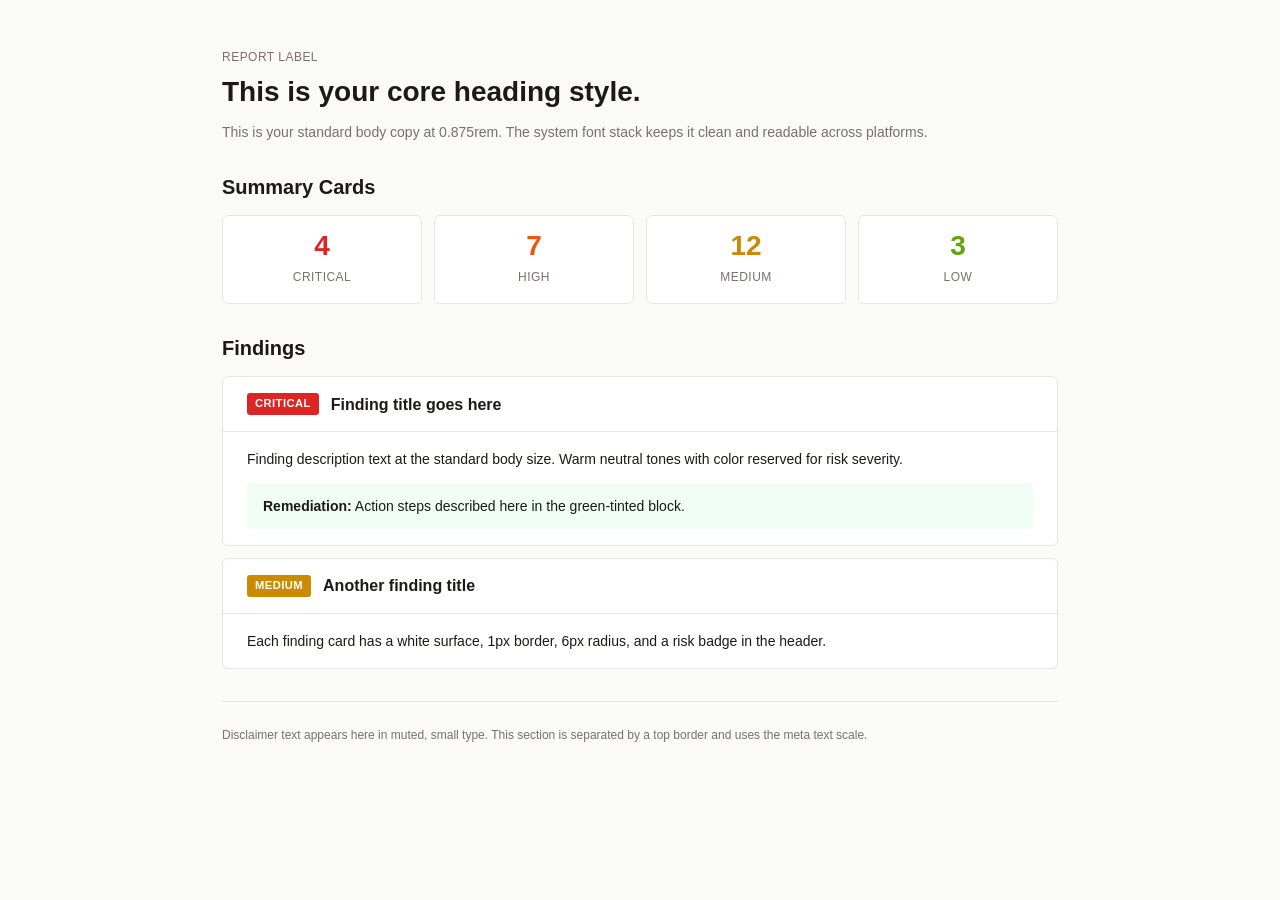
<file: system/design-system.html>
<!DOCTYPE html>
<html lang="en">

<head>
    <meta charset="UTF-8">
    <meta name="viewport" content="width=device-width, initial-scale=1.0">
    <title>Project Template | UI Kit</title>

    <style>
        /* ═══════════════════════════════════════════
       1. DESIGN TOKENS (Colors, Spacing, Fonts)
       ═══════════════════════════════════════════ */
        :root {
            /* Risk Colors */
            --critical: #dc2626;
            --high: #ea580c;
            --medium: #ca8a04;
            --low: #65a30d;

            /* Surface & Text (Tailwind Stone palette) */
            --bg: #fafaf9;
            --surface: #ffffff;
            --text: #1c1917;
            --muted: #78716c;
            --border: #e7e5e4;

            /* Remediation */
            --remediation-bg: #f0fdf4;

            /* Spacing */
            --space-xs: 8px;
            --space-sm: 12px;
            --space-md: 16px;
            --space-lg: 24px;
            --space-xl: 32px;
            --space-2xl: 48px;

            /* Typography — system font stack */
            --font: -apple-system, BlinkMacSystemFont, "Segoe UI", sans-serif;
            --text-xs: 0.75rem;
            --text-sm: 0.875rem;
            --text-base: 1rem;
            --text-lg: 1.25rem;
            --text-xl: 1.75rem;

            /* Focus */
            --focus-ring: 0 0 0 3px rgba(70, 100, 180, 0.35);
        }

        /* ═══════════════════════════════════════════
       2. BASE RESET & LAYOUT
       ═══════════════════════════════════════════ */
        *,
        *::before,
        *::after {
            box-sizing: border-box;
            margin: 0;
            padding: 0;
        }

        body {
            font-family: var(--font);
            font-size: var(--text-sm);
            line-height: 1.6;
            color: var(--text);
            background: var(--bg);
            min-height: 100dvh;
            -webkit-font-smoothing: antialiased;
        }

        main {
            max-width: 900px;
            margin: 0 auto;
            padding: var(--space-2xl) var(--space-xl);
        }

        /* Typography */
        h1,
        h2,
        h3 {
            font-family: var(--font);
            font-weight: 600;
            color: var(--text);
            line-height: 1.2;
        }

        h1 { font-size: var(--text-xl); }
        h2 { font-size: var(--text-lg); }
        h3 { font-size: var(--text-base); }

        .text-meta {
            font-size: var(--text-xs);
            color: var(--muted);
            text-transform: uppercase;
            letter-spacing: 0.04em;
        }

        .text-muted {
            color: var(--muted);
        }

        /* ═══════════════════════════════════════════
       3. UI COMPONENTS
       ═══════════════════════════════════════════ */

        /* Summary Cards — 4-column grid */
        .summary-grid {
            display: grid;
            grid-template-columns: repeat(4, 1fr);
            gap: var(--space-sm);
            margin-bottom: var(--space-xl);
        }

        .summary-card {
            background: var(--surface);
            border: 1px solid var(--border);
            border-radius: 6px;
            padding: var(--space-md);
            text-align: center;
        }

        .summary-card .count {
            font-size: var(--text-xl);
            font-weight: 700;
            line-height: 1;
            margin-bottom: var(--space-xs);
        }

        .summary-card .label {
            font-size: var(--text-xs);
            color: var(--muted);
            text-transform: uppercase;
            letter-spacing: 0.04em;
        }

        /* Finding Cards */
        .finding-card {
            background: var(--surface);
            border: 1px solid var(--border);
            border-radius: 6px;
            margin-bottom: var(--space-sm);
            break-inside: avoid;
        }

        .finding-header {
            display: flex;
            align-items: center;
            gap: var(--space-sm);
            padding: var(--space-md) var(--space-lg);
            border-bottom: 1px solid var(--border);
        }

        .finding-body {
            padding: var(--space-md) var(--space-lg);
            font-size: var(--text-sm);
        }

        /* Risk Badges */
        .badge {
            display: inline-block;
            font-size: 0.7rem;
            font-weight: 600;
            text-transform: uppercase;
            letter-spacing: 0.04em;
            padding: 2px 8px;
            border-radius: 3px;
            color: #fff;
            white-space: nowrap;
        }

        .badge-critical { background: var(--critical); }
        .badge-high { background: var(--high); }
        .badge-medium { background: var(--medium); }
        .badge-low { background: var(--low); }

        /* Remediation Blocks */
        .remediation {
            background: var(--remediation-bg);
            border-radius: 4px;
            padding: var(--space-sm) var(--space-md);
            margin-top: var(--space-sm);
            font-size: var(--text-sm);
        }

        /* Disclaimer */
        .disclaimer {
            border-top: 1px solid var(--border);
            margin-top: var(--space-xl);
            padding-top: var(--space-lg);
            font-size: var(--text-xs);
            color: var(--muted);
        }

        /* Section spacing */
        .section {
            margin-bottom: var(--space-xl);
        }

        /* Print styles */
        @media print {
            body { background: #fff; }
            main { padding: 0; max-width: 100%; }
            .finding-card { break-inside: avoid; }
        }
    </style>
</head>

<body>

    <main>
        <div class="section">
            <p class="text-meta" style="margin-bottom: var(--space-xs);">Report label</p>
            <h1>This is your core heading style.</h1>
            <p class="text-muted" style="margin-top: var(--space-sm);">This is your standard body copy at 0.875rem. The system font stack keeps it clean and readable across platforms.</p>
        </div>

        <div class="section">
            <h2 style="margin-bottom: var(--space-md);">Summary Cards</h2>
            <div class="summary-grid">
                <div class="summary-card">
                    <div class="count" style="color: var(--critical);">4</div>
                    <div class="label">Critical</div>
                </div>
                <div class="summary-card">
                    <div class="count" style="color: var(--high);">7</div>
                    <div class="label">High</div>
                </div>
                <div class="summary-card">
                    <div class="count" style="color: var(--medium);">12</div>
                    <div class="label">Medium</div>
                </div>
                <div class="summary-card">
                    <div class="count" style="color: var(--low);">3</div>
                    <div class="label">Low</div>
                </div>
            </div>
        </div>

        <div class="section">
            <h2 style="margin-bottom: var(--space-md);">Findings</h2>

            <div class="finding-card">
                <div class="finding-header">
                    <span class="badge badge-critical">Critical</span>
                    <h3>Finding title goes here</h3>
                </div>
                <div class="finding-body">
                    <p>Finding description text at the standard body size. Warm neutral tones with color reserved for risk severity.</p>
                    <div class="remediation">
                        <strong>Remediation:</strong> Action steps described here in the green-tinted block.
                    </div>
                </div>
            </div>

            <div class="finding-card">
                <div class="finding-header">
                    <span class="badge badge-medium">Medium</span>
                    <h3>Another finding title</h3>
                </div>
                <div class="finding-body">
                    <p>Each finding card has a white surface, 1px border, 6px radius, and a risk badge in the header.</p>
                </div>
            </div>
        </div>

        <div class="disclaimer">
            <p>Disclaimer text appears here in muted, small type. This section is separated by a top border and uses the meta text scale.</p>
        </div>
    </main>

</body>

</html>
</file>
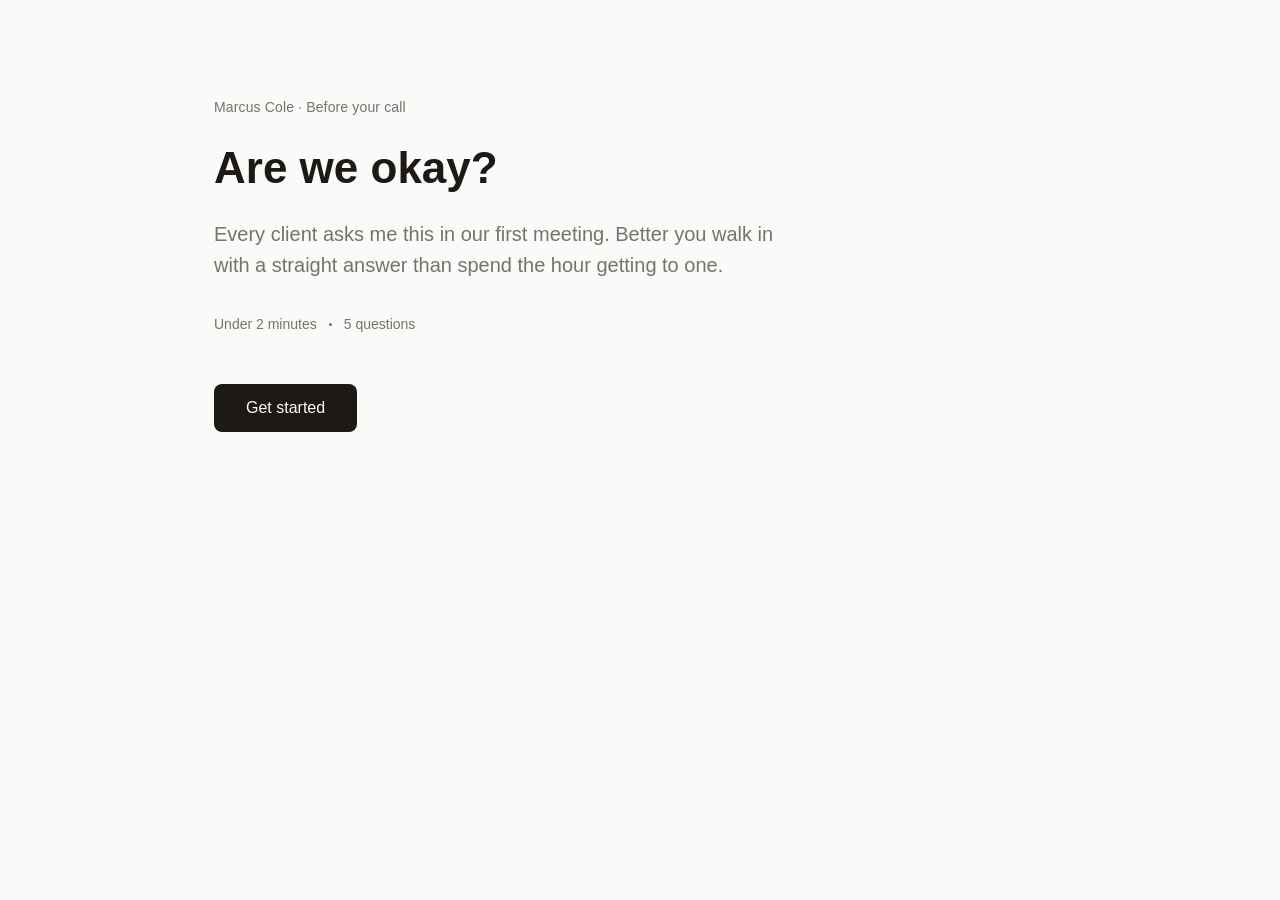
<file: clients/marcus/retirement-readiness.html>
<!DOCTYPE html>
<html lang="en">
<head>
<meta charset="UTF-8">
<meta name="viewport" content="width=device-width, initial-scale=1.0">
<title>Retirement Readiness | Marcus Cole</title>

<style>
:root {
  /* Risk Colors */
  --critical: #dc2626;
  --high: #ea580c;
  --medium: #ca8a04;
  --low: #65a30d;

  /* Surface & Text (Tailwind Stone palette) */
  --bg: #fafaf9;
  --surface: #ffffff;
  --surface-hover: #f5f5f4;
  --border: #e7e5e4;
  --border-strong: #d6d3d1;
  --text: #1c1917;
  --muted: #78716c;
  --remediation-bg: #f0fdf4;
  --focus-ring: 0 0 0 3px rgba(70, 100, 180, 0.35);

  /* Spacing */
  --space-xs: 8px;
  --space-sm: 12px;
  --space-md: 16px;
  --space-lg: 24px;
  --space-xl: 32px;
  --space-2xl: 48px;

  /* Typography — system font stack */
  --font: -apple-system, BlinkMacSystemFont, "Segoe UI", sans-serif;
  --text-xs: 0.75rem;
  --text-sm: 0.875rem;
  --text-base: 1rem;
  --text-lg: 1.25rem;
  --text-xl: 1.75rem;
  --text-2xl: 2rem;
  --text-3xl: clamp(2rem, 5vw, 2.75rem);

  --ease-out: cubic-bezier(0.25, 1, 0.5, 1);
}

*, *::before, *::after {
  box-sizing: border-box;
  margin: 0;
  padding: 0;
}

body {
  font-family: var(--font);
  font-size: var(--text-base);
  line-height: 1.6;
  color: var(--text);
  background: var(--bg);
  min-height: 100dvh;
  -webkit-font-smoothing: antialiased;
}

main {
  max-width: 900px;
  margin: 0 auto;
  padding: var(--space-2xl) var(--space-lg);
}

h1, h2, h3, .font-heading {
  font-family: var(--font);
  font-weight: 600;
  color: var(--text);
  line-height: 1.2;
}

.eyebrow {
  font-size: var(--text-sm);
  font-weight: 500;
  text-transform: none;
  letter-spacing: 0.02em;
  color: var(--muted);
  margin-bottom: var(--space-md);
}

.helper-text,
.text-helper {
  font-size: var(--text-sm);
  color: var(--muted);
}

.sr-only {
  position: absolute;
  width: 1px; height: 1px;
  padding: 0; margin: -1px;
  overflow: hidden;
  clip: rect(0,0,0,0);
  white-space: nowrap;
  border: 0;
}

/* ─── Screens ─── */
.screen {
  display: none;
  animation: fadeIn 320ms var(--ease-out);
}
.screen.active { display: block; }

@keyframes fadeIn {
  from { opacity: 0; transform: translateY(8px); }
  to { opacity: 1; transform: translateY(0); }
}

/* ─── Buttons ─── */
.btn {
  display: inline-flex;
  align-items: center;
  justify-content: center;
  min-height: 48px;
  padding: var(--space-sm) var(--space-xl);
  font-family: var(--font);
  font-size: var(--text-base);
  font-weight: 500;
  border: none;
  border-radius: 8px;
  cursor: pointer;
  transition: all 200ms var(--ease-out);
}
.btn:focus-visible { outline: none; box-shadow: var(--focus-ring); }
.btn:active { transform: scale(0.98); }
.btn:disabled { opacity: 0.35; pointer-events: none; }

.btn-primary { background: var(--text); color: var(--bg); }
.btn-primary:hover { background: #292524; }

.btn-secondary {
  background: transparent;
  color: var(--muted);
  border: 1px solid var(--border);
}
.btn-secondary:hover { background: var(--surface); color: var(--text); }

.nav-buttons {
  margin-top: var(--space-2xl);
  display: flex;
  gap: var(--space-md);
}

.back-arrow {
  display: inline-flex;
  align-items: center;
  justify-content: center;
  width: 40px; height: 40px;
  border: 1px solid var(--border);
  border-radius: 50%;
  background: transparent;
  color: var(--muted);
  cursor: pointer;
  margin-bottom: var(--space-xl);
  font-size: 1.25rem;
  transition: all 180ms var(--ease-out);
}
.back-arrow:hover { background: var(--surface); color: var(--text); }
.back-arrow:focus-visible { outline: none; box-shadow: var(--focus-ring); }

.step-counter {
  font-size: var(--text-sm);
  font-weight: 500;
  letter-spacing: 0.02em;
  color: var(--muted);
  margin-bottom: var(--space-md);
}
.current-num { color: var(--text); font-weight: 600; }

.interstitial-sub {
  margin-top: calc(var(--space-md) * -0.25);
  margin-bottom: var(--space-xl);
  max-width: 520px;
}

.section-intro {
  font-size: var(--text-sm);
  color: var(--muted);
  margin: calc(var(--space-md) * -0.5) 0 var(--space-md);
  max-width: 560px;
  line-height: 1.55;
}

/* ─── Screen 0: Opener ─── */
.opener {
  padding-top: var(--space-2xl);
}
.opener-context {
  font-family: var(--font);
  font-size: var(--text-sm);
  color: var(--muted);
  margin-bottom: var(--space-lg);
  letter-spacing: 0.01em;
}
.opener h1 {
  font-size: var(--text-3xl);
  margin-bottom: var(--space-lg);
}
.opener-body {
  font-size: var(--text-lg);
  color: var(--muted);
  line-height: 1.55;
  margin-bottom: var(--space-xl);
  max-width: 560px;
}
.meta-row {
  display: flex;
  align-items: center;
  gap: var(--space-sm);
  font-size: var(--text-sm);
  color: var(--muted);
  margin-bottom: var(--space-2xl);
}
.meta-dot {
  width: 3px; height: 3px;
  background: var(--muted);
  border-radius: 50%;
  display: inline-block;
}

/* ─── Screen 1: Gut Check ─── */
.question-label {
  font-size: var(--text-2xl);
  margin-bottom: var(--space-md);
}
.mood-grid {
  display: grid;
  grid-template-columns: repeat(3, 1fr);
  gap: var(--space-md);
  margin: var(--space-lg) 0;
}
.mood-card {
  display: flex;
  flex-direction: column;
  align-items: center;
  justify-content: center;
  gap: var(--space-xs);
  min-height: 130px;
  padding: var(--space-md);
  border-radius: 12px;
  border: 1.5px solid var(--border);
  background: var(--surface);
  cursor: pointer;
  transition: all 180ms var(--ease-out);
  font-family: var(--font);
}
.mood-card:hover { background: var(--surface-hover); border-color: var(--border-strong); }
.mood-card[aria-checked="true"] { border-color: var(--text); background: var(--bg); }
.mood-card:active { transform: scale(0.98); }
.mood-card:focus-visible { outline: none; box-shadow: var(--focus-ring); }
.mood-emoji { font-size: 2rem; line-height: 1; }
.mood-label { font-weight: 600; color: var(--text); }

@media (max-width: 480px) {
  .mood-grid { grid-template-columns: 1fr; }
}

/* ─── Screen 2: Sentence inputs ─── */
.sentence-block {
  margin: var(--space-xl) 0 var(--space-md);
  font-family: var(--font);
  font-size: var(--text-2xl);
  line-height: 1.6;
  color: var(--text);
}
.sentence-line {
  display: flex;
  flex-wrap: wrap;
  align-items: baseline;
  gap: 0.4em;
  margin-bottom: var(--space-md);
}
.sentence-input {
  font-family: var(--font);
  font-size: var(--text-2xl);
  font-weight: 700;
  color: var(--text);
  background: transparent;
  border: none;
  border-bottom: 2px solid var(--border-strong);
  padding: 4px 8px;
  width: 90px;
  text-align: center;
  transition: border-color 200ms var(--ease-out);
}
.sentence-input:focus {
  outline: none;
  border-bottom-color: var(--text);
}
.sentence-input::placeholder { color: var(--muted); font-weight: 400; }

.error-msg {
  color: var(--critical);
  font-size: var(--text-sm);
  min-height: 1.4em;
  margin-top: var(--space-xs);
}

/* ─── Screen 3: Interstitial ─── */
.interstitial {
  text-align: left;
  padding-top: var(--space-2xl);
}
.interstitial h2 {
  font-size: var(--text-3xl);
  margin-bottom: var(--space-md);
}
.interstitial p {
  font-size: var(--text-lg);
  color: var(--muted);
  margin-bottom: var(--space-xl);
}

/* ─── Currency input (screens 4, 5, 6) ─── */
.currency-wrap {
  position: relative;
  margin: var(--space-lg) 0 var(--space-sm);
}
.currency-prefix {
  position: absolute;
  left: var(--space-md);
  top: 50%;
  transform: translateY(-50%);
  font-family: var(--font);
  font-size: var(--text-xl);
  color: var(--muted);
  pointer-events: none;
}
.currency-input {
  width: 100%;
  font-family: var(--font);
  font-size: var(--text-xl);
  font-weight: 600;
  color: var(--text);
  background: var(--surface);
  border: 2px solid var(--border);
  border-radius: 10px;
  padding: var(--space-md) var(--space-lg) var(--space-md) calc(var(--space-md) + 18px);
  min-height: 64px;
  transition: all 200ms var(--ease-out);
}
.currency-input:focus {
  outline: none;
  border-color: var(--text);
  box-shadow: var(--focus-ring);
}

/* ─── Screen 7: Loading ─── */
.loading-screen {
  display: flex;
  flex-direction: column;
  align-items: center;
  justify-content: center;
  min-height: 50vh;
  text-align: center;
  gap: var(--space-lg);
}
.loader-dots {
  display: inline-flex;
  gap: 8px;
}
.loader-dots span {
  width: 10px; height: 10px;
  background: var(--text);
  border-radius: 50%;
  animation: dotPulse 1.2s var(--ease-out) infinite;
}
.loader-dots span:nth-child(2) { animation-delay: 0.18s; }
.loader-dots span:nth-child(3) { animation-delay: 0.36s; }
@keyframes dotPulse {
  0%, 100% { transform: translateY(0); opacity: 0.3; }
  50% { transform: translateY(-6px); opacity: 1; }
}
.loading-text {
  font-family: var(--font);
  font-size: var(--text-xl);
  color: var(--muted);
}

/* ─── Screen 8: Results dashboard ─── */
.results-header {
  text-align: center;
  margin-bottom: var(--space-xl);
}
.print-header {
  display: none;
  font-family: var(--font);
  margin-bottom: var(--space-xl);
}

.ring-wrap {
  display: flex;
  justify-content: center;
  margin: var(--space-lg) 0;
}
.progress-ring {
  width: 220px;
  height: 220px;
}
.progress-ring__track {
  fill: none;
  stroke: var(--border);
  stroke-width: 14;
}
.progress-ring__fill {
  fill: none;
  stroke: var(--text);
  stroke-width: 14;
  stroke-linecap: round;
  transform: rotate(-90deg);
  transform-origin: 50% 50%;
  transition: stroke-dashoffset 600ms var(--ease-out), stroke 300ms var(--ease-out);
}
.progress-ring__fill.tone-green { stroke: var(--low); }
.progress-ring__fill.tone-amber { stroke: var(--medium); }
.progress-ring__fill.tone-ink { stroke: var(--text); }

.ring-center {
  display: flex;
  flex-direction: column;
  align-items: center;
  justify-content: center;
}
.ring-pct {
  font-family: var(--font);
  font-size: 2.75rem;
  font-weight: 700;
  color: var(--text);
  line-height: 1;
}
.ring-label {
  font-size: var(--text-sm);
  color: var(--muted);
  margin-top: 4px;
}

.verdict {
  text-align: center;
  margin: var(--space-md) auto var(--space-2xl);
  max-width: 560px;
}
.verdict-headline {
  font-family: var(--font);
  font-size: var(--text-2xl);
  margin-bottom: var(--space-sm);
}
.verdict-body {
  font-size: var(--text-base);
  color: var(--muted);
  line-height: 1.6;
}

/* Math breakdown */
.section-title {
  font-family: var(--font);
  font-size: var(--text-xl);
  margin: var(--space-2xl) 0 var(--space-md);
}

.breakdown {
  background: var(--surface);
  border: 1px solid var(--border);
  border-radius: 12px;
  padding: var(--space-lg);
  margin-bottom: var(--space-lg);
}
.breakdown-row {
  display: flex;
  justify-content: space-between;
  align-items: baseline;
  gap: var(--space-md);
  padding: var(--space-sm) 0;
  border-bottom: 1px solid var(--border);
}
.breakdown-row:last-child { border-bottom: none; }
.breakdown-label {
  font-size: var(--text-sm);
  color: var(--muted);
  flex: 1;
}
.breakdown-value {
  font-family: var(--font);
  font-size: var(--text-base);
  font-weight: 600;
  color: var(--text);
  text-align: right;
  white-space: nowrap;
}

/* Strategy sliders */
.strategy-card {
  background: var(--surface);
  border: 1px solid var(--border);
  border-radius: 12px;
  padding: var(--space-lg);
  margin-bottom: var(--space-md);
}
.strategy-card h3 {
  font-size: var(--text-lg);
  margin-bottom: var(--space-md);
}
.slider-row {
  display: flex;
  justify-content: space-between;
  align-items: baseline;
  gap: var(--space-md);
  margin-bottom: var(--space-xs);
}
.slider-label {
  font-size: var(--text-sm);
  color: var(--muted);
}
.slider-value {
  font-family: var(--font);
  font-weight: 600;
  color: var(--text);
  font-size: var(--text-base);
}
input[type="range"] {
  -webkit-appearance: none;
  appearance: none;
  width: 100%;
  height: 4px;
  background: var(--border);
  border-radius: 2px;
  outline: none;
  margin: 8px 0;
}
input[type="range"]::-webkit-slider-thumb {
  -webkit-appearance: none;
  appearance: none;
  width: 22px; height: 22px;
  background: var(--text);
  border-radius: 50%;
  cursor: pointer;
  border: 3px solid var(--bg);
  box-shadow: 0 0 0 1px var(--border-strong);
  transition: transform 150ms var(--ease-out);
}
input[type="range"]::-webkit-slider-thumb:hover { transform: scale(1.1); }
input[type="range"]::-moz-range-thumb {
  width: 22px; height: 22px;
  background: var(--text);
  border-radius: 50%;
  cursor: pointer;
  border: 3px solid var(--bg);
  box-shadow: 0 0 0 1px var(--border-strong);
}
.slider-helper {
  font-size: 0.8rem;
  color: var(--muted);
  margin-top: var(--space-xs);
}

/* Summary card */
.summary-card {
  background: var(--bg);
  border: 1.5px solid var(--text);
  border-radius: 12px;
  padding: var(--space-lg);
  margin: var(--space-lg) 0;
}
.summary-card h3 {
  font-size: var(--text-lg);
  margin-bottom: var(--space-md);
}
.summary-result {
  display: flex;
  justify-content: space-between;
  align-items: baseline;
  padding-top: var(--space-md);
  border-top: 1px solid var(--border);
  margin-top: var(--space-sm);
}
.summary-result .breakdown-value {
  font-size: var(--text-xl);
}

/* Fine print toggle */
.fine-print {
  background: var(--surface);
  border: 1px solid var(--border);
  border-radius: 10px;
  padding: var(--space-md) var(--space-lg);
  margin: var(--space-lg) 0;
}
.fine-print summary {
  cursor: pointer;
  font-family: var(--font);
  font-weight: 600;
  font-size: var(--text-base);
  color: var(--text);
  list-style: none;
  display: flex;
  justify-content: space-between;
  align-items: center;
}
.fine-print summary::-webkit-details-marker { display: none; }
.fine-print summary::after {
  content: "+";
  font-size: 1.4rem;
  color: var(--muted);
  transition: transform 200ms var(--ease-out);
}
.fine-print[open] summary::after { content: "−"; }
.fine-print-body {
  margin-top: var(--space-md);
  padding-top: var(--space-md);
  border-top: 1px solid var(--border);
}

/* Action cards */
.action-grid {
  display: grid;
  grid-template-columns: 1fr 1fr;
  gap: var(--space-md);
  margin: var(--space-md) 0 var(--space-xl);
}
.action-card {
  display: flex;
  flex-direction: column;
  align-items: flex-start;
  text-align: left;
  padding: var(--space-lg);
  background: var(--surface);
  border: 1.5px solid var(--border);
  border-radius: 12px;
  cursor: pointer;
  transition: all 180ms var(--ease-out);
  font-family: var(--font);
  width: 100%;
}
.action-card:hover { background: var(--surface-hover); border-color: var(--border-strong); }
.action-card:focus-visible { outline: none; box-shadow: var(--focus-ring); }
.action-card h3 {
  font-size: var(--text-base);
  margin-bottom: var(--space-xs);
}
.action-card p {
  font-size: var(--text-sm);
  color: var(--muted);
}
@media (max-width: 480px) {
  .action-grid { grid-template-columns: 1fr; }
}

/* Send form */
.send-form {
  background: var(--surface);
  border: 1px solid var(--border);
  border-radius: 12px;
  padding: var(--space-lg);
  margin: var(--space-md) 0 var(--space-xl);
  display: none;
}
.send-form.active { display: block; }
.send-form h3 {
  font-size: var(--text-lg);
  margin-bottom: var(--space-xs);
}
.send-form-intro {
  font-size: var(--text-sm);
  color: var(--muted);
  margin-bottom: var(--space-lg);
}
.field {
  margin-bottom: var(--space-md);
}
.field label {
  display: block;
  font-size: var(--text-sm);
  color: var(--muted);
  margin-bottom: 6px;
}
.field input[type="text"],
.field input[type="email"],
.field textarea {
  width: 100%;
  font-family: var(--font);
  font-size: var(--text-base);
  color: var(--text);
  background: var(--bg);
  border: 1.5px solid var(--border);
  border-radius: 8px;
  padding: var(--space-sm) var(--space-md);
  min-height: 44px;
  transition: border-color 200ms var(--ease-out);
}
.field textarea {
  min-height: 80px;
  resize: vertical;
  font-family: var(--font);
  line-height: 1.5;
}
.field input:focus,
.field textarea:focus {
  outline: none;
  border-color: var(--text);
}
.send-form-actions {
  display: flex;
  gap: var(--space-sm);
  margin-top: var(--space-md);
}

/* Footer cta */
.cta-footer {
  text-align: center;
  padding: var(--space-xl) 0 var(--space-md);
  border-top: 1px solid var(--border);
  margin-top: var(--space-xl);
}
.cta-footer p {
  color: var(--muted);
  font-size: var(--text-sm);
  margin-bottom: var(--space-xs);
}
.cta-ready {
  font-family: var(--font);
  font-size: var(--text-base);
  color: var(--text);
  font-weight: 600;
}

/* ─── Print ─── */
@media print {
  body { background: white; }
  main { max-width: 100%; padding: 0; }
  .screen { display: none !important; }
  .screen#screen-8 { display: block !important; }
  .strategy-card,
  .action-grid,
  .send-form,
  .cta-footer,
  .back-arrow,
  .fine-print summary::after { display: none !important; }
  .fine-print { border: none; padding: 0; }
  .fine-print[open] .fine-print-body { display: block; }
  .print-header { display: block; }
  .results-header { margin-bottom: var(--space-md); }
  .progress-ring { width: 160px; height: 160px; }
}
</style>
</head>

<body>

<main>

  <!-- ─── Screen 0: Opener ─── -->
  <section class="screen active" id="screen-0">
    <div class="opener">
      <p class="opener-context" data-content="openerContext"></p>
      <h1 data-content="openerTitle"></h1>
      <p class="opener-body" data-content="openerBody"></p>
      <div class="meta-row">
        <span data-content="metaTime"></span>
        <span class="meta-dot" aria-hidden="true"></span>
        <span data-content="metaQuestions"></span>
      </div>
      <button class="btn btn-primary" type="button" data-goto="1" data-content="btnStart"></button>
    </div>
  </section>

  <!-- ─── Screen 1: Gut Check ─── -->
  <section class="screen" id="screen-1">
    <p class="eyebrow" data-content="q1Eyebrow"></p>
    <h2 class="question-label" data-content="q1Heading"></h2>
    <div class="mood-grid" id="mood-grid-container" role="radiogroup"></div>
    <p class="helper-text" data-content="q1Helper"></p>
  </section>

  <!-- ─── Screen 2: Age sentence ─── -->
  <section class="screen" id="screen-2" aria-labelledby="q2-label">
    <button class="back-arrow" type="button" data-goto="1" aria-label="Go back">←</button>
    <div class="step-counter" aria-hidden="true" data-content="q2Progress"></div>
    <label class="sr-only" id="q2-label">Your age and target retirement age</label>
    <div class="sentence-block">
      <div class="sentence-line">
        <span data-content="q2Part1"></span>
        <input type="text" id="input-age" class="sentence-input" placeholder="42" inputmode="numeric" pattern="[0-9]*" maxlength="2" aria-label="Current age">
        <span data-content="q2Part2"></span>
      </div>
      <div class="sentence-line">
        <span data-content="q2Part3"></span>
        <input type="text" id="input-retire-age" class="sentence-input" placeholder="65" inputmode="numeric" pattern="[0-9]*" maxlength="2" aria-label="Target retirement age">
        <span data-content="q2Part4"></span>
      </div>
    </div>
    <p class="helper-text" data-content="q2Helper"></p>
    <div class="error-msg" id="age-error" role="alert"></div>
    <div class="nav-buttons">
      <button class="btn btn-primary" type="button" data-goto="3" id="age-next" disabled data-content="btnNext"></button>
    </div>
  </section>

  <!-- ─── Screen 3: Interstitial ─── -->
  <section class="screen" id="screen-3">
    <div class="interstitial">
      <h2 data-content="interstitialTitle"></h2>
      <p data-content="interstitialBody"></p>
      <p class="helper-text interstitial-sub" data-content="interstitialSubtext"></p>
      <button class="btn btn-primary" type="button" data-goto="4" data-content="btnContinue"></button>
    </div>
  </section>

  <!-- ─── Screen 4: Income ─── -->
  <section class="screen" id="screen-4">
    <button class="back-arrow" type="button" data-goto="3" aria-label="Go back">←</button>
    <div class="step-counter" aria-hidden="true" data-content="q3Progress"></div>
    <h2 class="question-label" data-content="q3Heading"></h2>
    <div class="currency-wrap">
      <span class="currency-prefix">$</span>
      <input type="text" id="input-income" class="currency-input" placeholder="120,000" inputmode="numeric" aria-label="Annual household income">
    </div>
    <p class="helper-text" data-content="q3Helper"></p>
    <div class="error-msg" id="income-error" role="alert"></div>
    <div class="nav-buttons">
      <button class="btn btn-primary" type="button" data-goto="5" id="income-next" disabled data-content="btnNext"></button>
    </div>
  </section>

  <!-- ─── Screen 5: Current Savings ─── -->
  <section class="screen" id="screen-5">
    <button class="back-arrow" type="button" data-goto="4" aria-label="Go back">←</button>
    <div class="step-counter" aria-hidden="true" data-content="q4Progress"></div>
    <h2 class="question-label" data-content="q4Heading"></h2>
    <div class="currency-wrap">
      <span class="currency-prefix">$</span>
      <input type="text" id="input-savings" class="currency-input" placeholder="85,000" inputmode="numeric" aria-label="Current retirement savings">
    </div>
    <p class="helper-text" data-content="q4Helper"></p>
    <div class="error-msg" id="savings-error" role="alert"></div>
    <div class="nav-buttons">
      <button class="btn btn-primary" type="button" data-goto="6" id="savings-next" disabled data-content="btnNext"></button>
    </div>
  </section>

  <!-- ─── Screen 6: Monthly Savings ─── -->
  <section class="screen" id="screen-6">
    <button class="back-arrow" type="button" data-goto="5" aria-label="Go back">←</button>
    <div class="step-counter" aria-hidden="true" data-content="q5Progress"></div>
    <h2 class="question-label" data-content="q5Heading"></h2>
    <div class="currency-wrap">
      <span class="currency-prefix">$</span>
      <input type="text" id="input-monthly" class="currency-input" placeholder="1,500" inputmode="numeric" aria-label="Monthly retirement savings">
    </div>
    <p class="helper-text" data-content="q5Helper"></p>
    <div class="error-msg" id="monthly-error" role="alert"></div>
    <div class="nav-buttons">
      <button class="btn btn-primary" type="button" id="monthly-next" disabled data-content="btnShowResults"></button>
    </div>
  </section>

  <!-- ─── Screen 7: Loading ─── -->
  <section class="screen" id="screen-7">
    <div class="loading-screen">
      <div class="loader-dots" aria-hidden="true"><span></span><span></span><span></span></div>
      <p class="loading-text" data-content="loadingText"></p>
    </div>
  </section>

  <!-- ─── Screen 8: Results dashboard ─── -->
  <section class="screen" id="screen-8" aria-labelledby="results-title">
    <div class="print-header">
      <h2 data-content="printHeaderTitle"></h2>
      <p class="text-helper" data-content="printHeaderSub"></p>
    </div>

    <div class="results-header">
      <p class="eyebrow" data-content="explainerTitle"></p>
      <div class="ring-wrap">
        <svg class="progress-ring" viewBox="0 0 220 220" aria-hidden="true">
          <circle class="progress-ring__track" cx="110" cy="110" r="96"></circle>
          <circle class="progress-ring__fill" id="ring-fill" cx="110" cy="110" r="96"
                  stroke-dasharray="603.18" stroke-dashoffset="603.18"></circle>
          <foreignObject x="0" y="0" width="220" height="220">
            <div xmlns="http://www.w3.org/1999/xhtml" class="ring-center" style="height:220px;">
              <div class="ring-pct" id="ring-pct">0%</div>
              <div class="ring-label" data-content="ringLabel"></div>
            </div>
          </foreignObject>
        </svg>
      </div>
      <div class="verdict" id="verdict-block">
        <div class="verdict-headline" id="verdict-headline"></div>
        <p class="verdict-body" id="verdict-body"></p>
      </div>
    </div>

    <h3 class="section-title" data-content="strategySectionTitle"></h3>
    <p class="section-intro" data-content="strategySectionIntro"></p>

    <!-- Save more -->
    <div class="strategy-card">
      <h3 data-content="strategyCardSaveTitle"></h3>
      <div class="slider-row">
        <span class="slider-label" data-content="sliderSaveLabel"></span>
        <span class="slider-value" id="save-slider-value"></span>
      </div>
      <input type="range" id="save-slider" min="0" max="6000" step="50" value="0" aria-label="Monthly savings slider">
    </div>

    <!-- Retire later -->
    <div class="strategy-card">
      <h3 data-content="strategyCardTimeTitle"></h3>
      <div class="slider-row">
        <span class="slider-label" data-content="sliderTimeLabel"></span>
        <span class="slider-value" id="time-slider-value"></span>
      </div>
      <input type="range" id="time-slider" min="50" max="80" step="1" value="65" aria-label="Retirement age slider">
    </div>

    <!-- Part-time -->
    <div class="strategy-card">
      <h3 data-content="strategyCardPartTimeTitle"></h3>
      <div class="slider-row">
        <span class="slider-label" data-content="sliderPartTimeLabel"></span>
        <span class="slider-value" id="parttime-slider-value"></span>
      </div>
      <input type="range" id="parttime-slider" min="0" max="60000" step="500" value="0" aria-label="Part-time annual income slider">
      <p class="slider-helper" data-content="sliderPartTimeHelper"></p>
    </div>

    <!-- Live summary -->
    <div class="summary-card">
      <h3 data-content="summaryCardTitle"></h3>
      <div class="breakdown-row">
        <span class="breakdown-label" data-content="summaryLabelAdjSav"></span>
        <span class="breakdown-value" id="summary-save"></span>
      </div>
      <div class="breakdown-row">
        <span class="breakdown-label" data-content="summaryLabelAdjAge"></span>
        <span class="breakdown-value" id="summary-age"></span>
      </div>
      <div class="breakdown-row">
        <span class="breakdown-label" data-content="summaryLabelAdjPt"></span>
        <span class="breakdown-value" id="summary-pt"></span>
      </div>
      <div class="summary-result">
        <span class="breakdown-label" data-content="summaryLabelResult"></span>
        <span class="breakdown-value" id="summary-result"></span>
      </div>
    </div>

    <!-- Fine print -->
    <details class="fine-print">
      <summary data-content="finePrintToggle"></summary>
      <div class="fine-print-body">
        <div class="breakdown" style="margin: 0; background: transparent; border: none; padding: 0;">
          <div class="breakdown-row">
            <span class="breakdown-label" data-content="calcLabelIncome"></span>
            <span class="breakdown-value" id="calc-income"></span>
          </div>
          <div class="breakdown-row">
            <span class="breakdown-label" data-content="calcLabelSavings"></span>
            <span class="breakdown-value" id="calc-savings"></span>
          </div>
          <div class="breakdown-row">
            <span class="breakdown-label" data-content="calcLabelExpenses"></span>
            <span class="breakdown-value" id="calc-expenses"></span>
          </div>
          <div class="breakdown-row">
            <span class="breakdown-label" data-content="calcLabelTarget"></span>
            <span class="breakdown-value" id="calc-target"></span>
          </div>
          <div class="breakdown-row">
            <span class="breakdown-label" data-content="calcLabelProjected"></span>
            <span class="breakdown-value" id="calc-projected"></span>
          </div>
        </div>
      </div>
    </details>

    <!-- Actions -->
    <h3 class="section-title" id="results-title" data-content="actionsSectionTitle"></h3>
    <p class="helper-text" data-content="actionsSectionIntro" style="margin-bottom: var(--space-md);"></p>
    <div class="action-grid">
      <button class="action-card" type="button" id="action-save">
        <h3 data-content="actionCardSaveTitle"></h3>
        <p data-content="actionCardSaveDesc"></p>
      </button>
      <button class="action-card" type="button" id="action-send">
        <h3 data-content="actionCardSendTitle"></h3>
        <p data-content="actionCardSendDesc"></p>
      </button>
    </div>

    <!-- Send form -->
    <div class="send-form" id="send-form">
      <h3 data-content="sendFormTitle"></h3>
      <p class="send-form-intro" data-content="sendFormIntro"></p>
      <div class="field">
        <label for="send-name" data-content="sendFormNameLabel"></label>
        <input type="text" id="send-name" autocomplete="name">
      </div>
      <div class="field">
        <label for="send-email" data-content="sendFormEmailLabel"></label>
        <input type="email" id="send-email" autocomplete="email">
      </div>
      <div class="field">
        <label for="send-note" data-content="sendFormNoteLabel"></label>
        <textarea id="send-note" rows="3"></textarea>
      </div>
      <div class="send-form-actions">
        <button class="btn btn-primary" type="button" id="send-submit" data-content="sendFormSubmit"></button>
        <button class="btn btn-secondary" type="button" id="send-cancel" data-content="sendFormCancel"></button>
      </div>
    </div>

    <div class="cta-footer">
      <p data-content="ctaBody"></p>
      <p class="cta-ready" data-content="ctaReady"></p>
    </div>
  </section>

</main>

<script>
// ═══════════════════════════════════════════
// PART 1: CONTENT DICTIONARY (source of truth)
// ═══════════════════════════════════════════
const projectContent = {
  // General buttons
  btnNext: "Next",
  btnContinue: "Continue",
  btnStart: "Get started",
  btnShowResults: "Show me where I stand",

  // Screen 0: Opener
  openerContext: "Marcus Cole &middot; Before your call",
  openerTitle: "Are we okay?",
  openerBody: "Every client asks me this in our first meeting. Better you walk in with a straight answer than spend the hour getting to one.",
  metaTime: "Under 2 minutes",
  metaQuestions: "5 questions",

  // Screen 1: Gut Check
  q1Eyebrow: "Before we look at any numbers",
  q1Heading: "How are you feeling about retirement right now?",
  q1Helper: "Pick whichever feels closest. I'll use it on the way out.",
  moodOptions: [
    { id: "behind", emoji: "😟", label: "Behind" },
    { id: "unsure", emoji: "🤔", label: "Not sure" },
    { id: "ontrack", emoji: "😌", label: "On track" }
  ],

  // Screen 2: Age
  q2Progress: "Your timeline",
  q2Part1: "I'm",
  q2Part2: "years old and",
  q2Part3: "I'd like to stop working at",
  q2Part4: ".",
  q2Helper: "These two numbers set the window. Everything else gets measured against them.",

  // Screen 3: Interstitial
  interstitialTitle: "The bigger picture",
  interstitialBody: "Three questions about income and savings. After that, you have a real number.",
  interstitialSubtext: "Ballparks are fine. Exact figures don't change the answer much at this scale.",

  // Screen 4: Income
  q3Progress: "Household income",
  q3Heading: "How much does your household bring in each year before taxes?",
  q3Helper: "A ballpark is fine. Round to the nearest ten thousand if it helps.",

  // Screen 5: Savings
  q4Progress: "Retirement savings",
  q4Heading: "How much have you saved up so far?",
  q4Helper: "401k, IRA, that Roth you opened and forgot about. Add it all up, small accounts included.",

  // Screen 6: Monthly
  q5Progress: "Monthly contributions",
  q5Heading: "How much are you putting away every month?",
  q5Helper: "Your contributions plus any employer match. A rough number is fine.",

  // Screen 7: Loading
  loadingText: "Looking at your numbers...",

  // Screen 8: Results
  printHeaderTitle: "Your Retirement Readiness Summary",
  printHeaderSub: "Prepared before your call with Marcus Cole",
  ringLabel: "percent funded",
  explainerTitle: "Your starting point",
  calcLabelIncome: "Annual income",
  calcLabelSavings: "Annual savings at your current pace",
  calcLabelExpenses: "Estimated spending level used here",
  calcLabelTarget: "Retirement target used in this estimate (25× spending)",
  calcLabelProjected: "Projected amount by retirement at this pace",

  strategySectionTitle: "Here's what would change it.",
  strategySectionIntro: "Three levers: save more, work longer, take part-time income later. Most plans use some mix of all three.",
  strategyCardSaveTitle: "Save more each month",
  strategyCardTimeTitle: "Give it more time",
  strategyCardPartTimeTitle: "Work part-time in retirement",
  sliderSaveLabel: "Monthly savings",
  sliderTimeLabel: "Retirement age",
  sliderPartTimeLabel: "Part-time annual income in retirement",
  sliderPartTimeHelper: "Even a small amount of part-time income reduces what you need saved.",

  summaryCardTitle: "If you change it",
  summaryLabelCurrent: "Current monthly savings",
  summaryLabelOriginalAge: "Original retirement age",
  summaryLabelAdjSav: "Adjusted savings",
  summaryLabelAdjAge: "Adjusted retirement age",
  summaryLabelAdjPt: "Part-time income",
  summaryLabelResult: "Projected result",

  finePrintToggle: "Your numbers breakdown",
  finePrintProjected: "If you change nothing, you'll have",
  finePrintTarget: "What you need",
  finePrintGapDef: "The gap",

  actionsSectionTitle: "Bring this to the call.",
  actionsSectionIntro: "You have a number. Two ways to make sure it gets to the meeting.",
  actionCardSaveTitle: "Save your plan",
  actionCardSaveDesc: "Print it or save as a PDF. Bring it to the meeting.",
  actionCardSendTitle: "Send to Marcus",
  actionCardSendDesc: "Send your numbers ahead. I'll have them when we sit down.",
  sendFormTitle: "Send your plan ahead of the call",
  sendFormIntro: "I get your numbers before we meet. We skip the recap on the call.",
  sendFormNameLabel: "Your name",
  sendFormEmailLabel: "Your email",
  sendFormNoteLabel: "What do you want to make sure we discuss on the call? <span style='color:var(--muted)'>(optional)</span>",
  sendFormCancel: "Cancel",
  sendFormSubmit: "Send to Marcus",
  sendSuccessText: "Done. Marcus will have your numbers before the call.",

  ctaBody: "This is a starting answer. Five inputs only. Your real plan is more complicated than that.",
  ctaReady: "Ready for the call.",

  // Verdict copy. Headlines apply the "You said X. The numbers Y." pattern
  // across all 9 combinations of mood × outcome. Bodies are shared per
  // outcome tier (ahead, close, behind) and stay direct: number, target,
  // what would change it.
  verdictHead_ahead_behind: "You said behind. The numbers say you're past your target.",
  verdictHead_ahead_ontrack: "You said on track. The numbers agree.",
  verdictHead_ahead_unsure: "You're tracking past your target.",
  verdictHead_close_behind: "You said behind. The numbers say you're closer than you think.",
  verdictHead_close_ontrack: "You said on track. The numbers say close, not quite there.",
  verdictHead_close_unsure: "You're close, not quite there.",
  verdictHead_behind_behind: "You said behind. The numbers agree.",
  verdictHead_behind_ontrack: "You said on track. The numbers see something different.",
  verdictHead_behind_unsure: "You weren't sure. The numbers say not yet.",

  verdictBody_ahead: "At your current pace, you'll have roughly {projected} by the time you'd like to retire, against a target of {target}. The call is for stress-testing this. Your spending, taxes, and what life actually costs after work ends.",
  verdictBody_close: "At your current pace, you'll have roughly {projected} by the time you'd like to retire, against a target of {target}. Saving a little more each month, or working another year, closes the difference. The sliders show how much it would take.",
  verdictBody_behind: "At your current pace, you'll have roughly {projected} by the time you'd like to retire. Your target is closer to {target}, so that's a meaningful shortfall. The sliders below show what would actually move it.",

  emailSubject: "My retirement readiness numbers ahead of our call"
};

// ═══════════════════════════════════════════
// PART 2: TEMPLATE ENGINE
// ═══════════════════════════════════════════
function renderContent() {
  // Pour static text into anything with data-content
  document.querySelectorAll('[data-content]').forEach(el => {
    const key = el.getAttribute('data-content');
    if (Object.prototype.hasOwnProperty.call(projectContent, key)) {
      el.innerHTML = projectContent[key];
    }
  });

  // Build mood cards from moodOptions
  const moodContainer = document.getElementById('mood-grid-container');
  if (moodContainer && projectContent.moodOptions) {
    moodContainer.innerHTML = projectContent.moodOptions.map(opt => `
      <button class="mood-card" type="button" role="radio" aria-checked="false" data-mood="${opt.id}">
        <span class="mood-emoji" aria-hidden="true">${opt.emoji}</span>
        <span class="mood-label">${opt.label}</span>
      </button>
    `).join('');
  }
}

// ═══════════════════════════════════════════
// PART 3: APP LOGIC
// ═══════════════════════════════════════════

const state = {
  mood: null,
  age: null,
  retireAge: null,
  income: null,
  savings: null,
  monthly: null
};

const MONTHLY_RATE = 0.07 / 12;

// ─── Number helpers ───
function fmtCurrency(n) {
  const v = Math.max(0, Math.round(n));
  return '$' + v.toLocaleString('en-US');
}
function fmtCurrencyCompact(n) {
  const v = Math.max(0, Math.round(n));
  if (v >= 1_000_000) {
    return '$' + (v / 1_000_000).toFixed(v >= 10_000_000 ? 1 : 2).replace(/\.?0+$/, '') + 'M';
  }
  if (v >= 1_000) {
    return '$' + Math.round(v / 1_000).toLocaleString('en-US') + 'K';
  }
  return fmtCurrency(v);
}
function parseCurrency(s) {
  if (s == null) return NaN;
  const cleaned = String(s).replace(/[^0-9.]/g, '');
  if (!cleaned) return NaN;
  return parseFloat(cleaned);
}
function formatCurrencyInput(s) {
  const cleaned = String(s).replace(/[^0-9]/g, '');
  if (!cleaned) return '';
  return parseInt(cleaned, 10).toLocaleString('en-US');
}

// ─── Math ───
function projectedFutureValue(currentSavings, monthlyContribution, years) {
  if (years <= 0) return currentSavings;
  const months = Math.round(years * 12);
  let balance = currentSavings;
  for (let i = 0; i < months; i++) {
    balance = balance * (1 + MONTHLY_RATE);
    balance += monthlyContribution; // contributions at end of period
  }
  return balance;
}

function computeBaseFigures() {
  const annualIncome = state.income;
  const monthlySavings = state.monthly;
  const annualSavings = monthlySavings * 12;
  const annualExpenses = Math.max(0, annualIncome - annualSavings);
  const target = annualExpenses * 25;
  const yearsRemaining = Math.max(0, state.retireAge - state.age);
  const projected = projectedFutureValue(state.savings, monthlySavings, yearsRemaining);
  const pct = target > 0 ? (projected / target) * 100 : 0;
  return { annualIncome, monthlySavings, annualSavings, annualExpenses, target, yearsRemaining, projected, pct };
}

// ─── Screen transitions ───
function showScreen(idx) {
  document.querySelectorAll('.screen').forEach(s => s.classList.remove('active'));
  const target = document.getElementById('screen-' + idx);
  if (target) {
    target.classList.add('active');
    window.scrollTo({ top: 0, behavior: 'instant' });
    const focusable = target.querySelector('input, button:not([disabled])');
    if (focusable && idx > 0) {
      // small delay so animation doesn't fight focus
      setTimeout(() => focusable.focus({ preventScroll: true }), 80);
    }
  }
}

// ─── Wire up navigation buttons ───
function wireNavButtons() {
  document.querySelectorAll('[data-goto]').forEach(btn => {
    btn.addEventListener('click', () => {
      const target = parseInt(btn.getAttribute('data-goto'), 10);
      if (!Number.isNaN(target)) showScreen(target);
    });
  });
}

// ─── Mood selection ───
function wireMoodCards() {
  const cards = document.querySelectorAll('.mood-card');
  cards.forEach(card => {
    card.addEventListener('click', () => {
      cards.forEach(c => c.setAttribute('aria-checked', 'false'));
      card.setAttribute('aria-checked', 'true');
      state.mood = card.getAttribute('data-mood');
      // small delay so the user sees the selection register
      setTimeout(() => showScreen(2), 220);
    });
  });
}

// ─── Age screen ───
function wireAgeScreen() {
  const ageInput = document.getElementById('input-age');
  const retireInput = document.getElementById('input-retire-age');
  const nextBtn = document.getElementById('age-next');
  const errorEl = document.getElementById('age-error');

  function digitsOnly(input) {
    input.addEventListener('input', () => {
      input.value = input.value.replace(/[^0-9]/g, '').slice(0, 2);
      validateAge();
    });
  }

  function validateAge() {
    const a = parseInt(ageInput.value, 10);
    const r = parseInt(retireInput.value, 10);
    let msg = '';
    let valid = false;

    if (!ageInput.value || !retireInput.value) {
      msg = '';
    } else if (Number.isNaN(a) || a < 18 || a > 90) {
      msg = 'Enter an age between 18 and 90.';
    } else if (Number.isNaN(r) || r < a + 1 || r > 90) {
      msg = 'Pick a retirement age that is later than your current age.';
    } else {
      valid = true;
    }

    errorEl.textContent = msg;
    nextBtn.disabled = !valid;
    if (valid) {
      state.age = a;
      state.retireAge = r;
    }
  }

  digitsOnly(ageInput);
  digitsOnly(retireInput);
  ageInput.addEventListener('blur', validateAge);
  retireInput.addEventListener('blur', validateAge);

  retireInput.addEventListener('keydown', e => {
    if (e.key === 'Enter' && !nextBtn.disabled) showScreen(3);
  });
  ageInput.addEventListener('keydown', e => {
    if (e.key === 'Enter') retireInput.focus();
  });
}

// ─── Currency screens (income, savings, monthly) ───
function wireCurrencyScreen({ inputId, nextId, errorId, stateKey, onNext, min, max }) {
  const input = document.getElementById(inputId);
  const nextBtn = document.getElementById(nextId);
  const errorEl = document.getElementById(errorId);

  function validate() {
    const formatted = formatCurrencyInput(input.value);
    if (formatted !== input.value) {
      const cursorEnd = formatted.length;
      input.value = formatted;
      try { input.setSelectionRange(cursorEnd, cursorEnd); } catch (e) {}
    }
    const v = parseCurrency(input.value);
    let msg = '';
    let valid = false;
    if (!input.value) {
      msg = '';
    } else if (Number.isNaN(v) || v < min) {
      msg = `Enter a number of at least ${fmtCurrency(min)}.`;
    } else if (v > max) {
      msg = `That's higher than this tool handles. Try a smaller number.`;
    } else {
      valid = true;
    }
    errorEl.textContent = msg;
    nextBtn.disabled = !valid;
    if (valid) state[stateKey] = v;
  }

  input.addEventListener('input', validate);
  input.addEventListener('blur', validate);
  input.addEventListener('keydown', e => {
    if (e.key === 'Enter' && !nextBtn.disabled) {
      if (typeof onNext === 'function') onNext();
    }
  });
  if (typeof onNext === 'function') {
    nextBtn.addEventListener('click', onNext);
  }
}

// ─── Verdict copy ───
function buildVerdict(figures) {
  const { projected, target, pct } = figures;
  const tier = pct >= 100 ? 'ahead' : pct >= 85 ? 'close' : 'behind';
  const mood = (state.mood === 'behind' || state.mood === 'ontrack') ? state.mood : 'unsure';
  const head = projectContent[`verdictHead_${tier}_${mood}`];
  const body = projectContent[`verdictBody_${tier}`]
    .split('{projected}').join(fmtCurrencyCompact(projected))
    .split('{target}').join(fmtCurrencyCompact(target));
  return { head, body, pctRounded: Math.round(pct) };
}

function applyTone(pct) {
  const ring = document.getElementById('ring-fill');
  ring.classList.remove('tone-green', 'tone-amber', 'tone-ink');
  if (pct >= 100) ring.classList.add('tone-green');
  else if (pct >= 85) ring.classList.add('tone-amber');
  else ring.classList.add('tone-ink');
}

function setRing(pct) {
  const ring = document.getElementById('ring-fill');
  const r = 96;
  const circumference = 2 * Math.PI * r; // 603.18...
  const clamped = Math.max(0, Math.min(100, pct));
  const offset = circumference * (1 - clamped / 100);
  ring.setAttribute('stroke-dasharray', circumference.toFixed(2));
  ring.setAttribute('stroke-dashoffset', offset.toFixed(2));
  applyTone(pct);
  document.getElementById('ring-pct').textContent = Math.round(clamped) + '%';
}

// ─── Results render ───
function renderResults() {
  const f = computeBaseFigures();

  // Fine print breakdown
  document.getElementById('calc-income').textContent = fmtCurrency(f.annualIncome);
  document.getElementById('calc-savings').textContent = fmtCurrency(f.annualSavings) + ' / yr';
  document.getElementById('calc-expenses').textContent = fmtCurrency(f.annualExpenses) + ' / yr';
  document.getElementById('calc-target').textContent = fmtCurrency(f.target);
  document.getElementById('calc-projected').textContent = fmtCurrency(f.projected);

  // Verdict
  const v = buildVerdict(f);
  document.getElementById('verdict-headline').textContent = v.head;
  document.getElementById('verdict-body').textContent = v.body;

  // Ring
  setRing(f.pct);

  // Initialize sliders to current values
  const saveSlider = document.getElementById('save-slider');
  const timeSlider = document.getElementById('time-slider');
  const ptSlider = document.getElementById('parttime-slider');

  saveSlider.value = state.monthly;
  saveSlider.max = Math.max(6000, Math.round(state.monthly * 3));
  timeSlider.value = state.retireAge;
  timeSlider.min = Math.max(50, state.age + 1);
  timeSlider.max = Math.max(state.retireAge + 10, 80);
  ptSlider.value = 0;
  ptSlider.max = Math.max(60000, Math.round(f.annualExpenses * 0.6));

  updateStrategy();
}

function updateStrategy() {
  const saveVal = parseInt(document.getElementById('save-slider').value, 10);
  const timeVal = parseInt(document.getElementById('time-slider').value, 10);
  const ptVal = parseInt(document.getElementById('parttime-slider').value, 10);

  document.getElementById('save-slider-value').textContent = fmtCurrency(saveVal) + ' / mo';
  document.getElementById('time-slider-value').textContent = timeVal;
  document.getElementById('parttime-slider-value').textContent = fmtCurrency(ptVal) + ' / yr';

  document.getElementById('summary-save').textContent = fmtCurrency(saveVal) + ' / mo';
  document.getElementById('summary-age').textContent = timeVal;
  document.getElementById('summary-pt').textContent = fmtCurrency(ptVal) + ' / yr';

  const annualSavings = saveVal * 12;
  const annualExpenses = Math.max(0, state.income - annualSavings);
  const adjustedTarget = Math.max(0, (annualExpenses - ptVal) * 25);
  const yearsRemaining = Math.max(0, timeVal - state.age);
  const adjProjected = projectedFutureValue(state.savings, saveVal, yearsRemaining);
  const adjPct = adjustedTarget > 0 ? (adjProjected / adjustedTarget) * 100 : 999;

  document.getElementById('summary-result').textContent =
    fmtCurrency(adjProjected) + ' (' + Math.round(adjPct) + '% of ' + fmtCurrencyCompact(adjustedTarget) + ')';

  setRing(adjPct);
}

function wireResultsSliders() {
  ['save-slider', 'time-slider', 'parttime-slider'].forEach(id => {
    const el = document.getElementById(id);
    el.addEventListener('input', updateStrategy);
  });
}

// ─── Action cards ───
function wireActionCards() {
  document.getElementById('action-save').addEventListener('click', () => {
    window.print();
  });
  document.getElementById('action-send').addEventListener('click', () => {
    const form = document.getElementById('send-form');
    form.classList.add('active');
    form.scrollIntoView({ behavior: 'smooth', block: 'start' });
    setTimeout(() => document.getElementById('send-name').focus(), 320);
  });
  document.getElementById('send-cancel').addEventListener('click', () => {
    document.getElementById('send-form').classList.remove('active');
  });
  document.getElementById('send-submit').addEventListener('click', () => {
    const name = document.getElementById('send-name').value.trim();
    const email = document.getElementById('send-email').value.trim();
    const note = document.getElementById('send-note').value.trim();
    const f = computeBaseFigures();
    const v = buildVerdict(f);

    const lines = [
      `Name: ${name || '(not provided)'}`,
      `From: ${email || '(not provided)'}`,
      '',
      `Headline: ${v.head}`,
      `Funded: ${Math.round(f.pct)}%`,
      '',
      `Age: ${state.age}`,
      `Target retirement age: ${state.retireAge}`,
      `Annual income: ${fmtCurrency(f.annualIncome)}`,
      `Current savings: ${fmtCurrency(state.savings)}`,
      `Monthly savings: ${fmtCurrency(state.monthly)}`,
      `Estimated annual spending: ${fmtCurrency(f.annualExpenses)}`,
      `Target (25× spending): ${fmtCurrency(f.target)}`,
      `Projected by retirement: ${fmtCurrency(f.projected)}`,
      `Gut check: ${state.mood}`,
      ''
    ];
    if (note) {
      lines.push('What I want to discuss on the call:');
      lines.push(note);
    }

    const subject = encodeURIComponent(projectContent.emailSubject);
    const bodyTxt = encodeURIComponent(lines.join('\n'));
    window.location.href = `mailto:marcus@example.com?subject=${subject}&body=${bodyTxt}`;
  });
}

// ─── Boot ───
document.addEventListener('DOMContentLoaded', () => {
  renderContent();
  wireNavButtons();
  wireMoodCards();
  wireAgeScreen();

  wireCurrencyScreen({
    inputId: 'input-income',
    nextId: 'income-next',
    errorId: 'income-error',
    stateKey: 'income',
    onNext: () => showScreen(5),
    min: 1000,
    max: 10_000_000
  });
  wireCurrencyScreen({
    inputId: 'input-savings',
    nextId: 'savings-next',
    errorId: 'savings-error',
    stateKey: 'savings',
    onNext: () => showScreen(6),
    min: 0,
    max: 100_000_000
  });
  wireCurrencyScreen({
    inputId: 'input-monthly',
    nextId: 'monthly-next',
    errorId: 'monthly-error',
    stateKey: 'monthly',
    onNext: () => {
      // Run loading screen, then results
      showScreen(7);
      setTimeout(() => {
        renderResults();
        showScreen(8);
      }, 1400);
    },
    min: 0,
    max: 100_000
  });

  wireResultsSliders();
  wireActionCards();
});
</script>

</body>
</html>
</file>
<file: proposals/_deploy/sk-trading/colors_and_type.css>
/* ────────────────────────────────────────────────────────────────────────────
   Twinning Pros — colors & type
   Source of truth for all design artifacts in this folder.
   Mirrors the production tokens in test/src/styles/global.css.
───────────────────────────────────────────────────────────────────────────── */

/* ─── Webfonts ──────────────────────────────────────────────────────────── */

/* Editor's Note — the wordmark serif. Uppercase = HAIRLINE, italic = THIN ITALIC. */
@font-face {
  font-family: "EditorsNote";
  src: url("fonts/EditorsNote-Regular.woff") format("woff");
  font-weight: 400; font-style: normal; font-display: swap;
}
@font-face {
  font-family: "EditorsNote";
  src: url("fonts/EditorsNote-Italic.woff") format("woff");
  font-weight: 400; font-style: italic; font-display: swap;
}
@font-face {
  font-family: "EditorsNote";
  src: url("fonts/EditorsNote-Light.woff") format("woff");
  font-weight: 300; font-style: normal; font-display: swap;
}
@font-face {
  font-family: "EditorsNote";
  src: url("fonts/EditorsNote-LightItalic.woff") format("woff");
  font-weight: 300; font-style: italic; font-display: swap;
}
@font-face {
  font-family: "EditorsNote";
  src: url("fonts/EditorsNote-Medium.woff") format("woff");
  font-weight: 500; font-style: normal; font-display: swap;
}
@font-face {
  font-family: "EditorsNote";
  src: url("fonts/EditorsNote-MediumItalic.woff") format("woff");
  font-weight: 500; font-style: italic; font-display: swap;
}
@font-face {
  font-family: "EditorsNote";
  src: url("fonts/EditorsNote-Hairline.woff") format("woff");
  font-weight: 100; font-style: normal; font-display: swap;
}
@font-face {
  font-family: "EditorsNote";
  src: url("fonts/EditorsNote-HairlineItalic.woff") format("woff");
  font-weight: 100; font-style: italic; font-display: swap;
}
/* Separate family so wordmark italic stays Thin (not Hairline) — see global.css. */
@font-face {
  font-family: "EditorsNoteThinItalic";
  src: url("fonts/EditorsNote-ThinItalic.woff") format("woff");
  font-weight: 400; font-style: normal; font-display: swap;
}

/* Work Sans — practical body sans, used as a near-substitute for the
   production "Google Sans" / Bricolage / Inter stack so static design
   artifacts in this folder render with a consistent, neutral feel. */
@font-face {
  font-family: "WorkSans";
  src: url("fonts/WorkSans-Regular.woff") format("woff");
  font-weight: 400; font-style: normal; font-display: swap;
}
@font-face {
  font-family: "WorkSans";
  src: url("fonts/WorkSans-Medium.woff") format("woff");
  font-weight: 500; font-style: normal; font-display: swap;
}
@font-face {
  font-family: "WorkSans";
  src: url("fonts/WorkSans-SemiBold.woff") format("woff");
  font-weight: 600; font-style: normal; font-display: swap;
}

/* Andale Mono — labels, numerals, step indicators. */
@font-face {
  font-family: "AndaleMono";
  src: url("fonts/AndaleMono.woff2") format("woff2");
  font-weight: 400; font-style: normal; font-display: swap;
}

/* ─── Brand accents (used sparingly — core UI stays neutral) ────────────── */
:root {
  --brand-cream: #f7f3ed;
  --brand-mist:  #f5f5f6;
  --brand-taupe: #e1dbd4;
  --brand-olive: #8b7355;
  --brand-gold:  #cba765;
}

/* ─── Light theme tokens (default) ──────────────────────────────────────── */
:root {
  /* Surfaces */
  --background:        color-mix(in srgb, var(--brand-cream) 9%, white);
  --foreground:        oklch(0 0 0);
  --card:              oklch(1 0 0);
  --card-foreground:   oklch(0 0 0);
  --popover:           oklch(0.99 0 0);
  --popover-foreground: oklch(0 0 0);
  --muted:             color-mix(in srgb, var(--brand-mist) 18%, oklch(0.97 0 0));
  --muted-foreground:  color-mix(in srgb, var(--brand-olive) 10%, oklch(0.44 0 0));

  /* Roles */
  --primary:             oklch(0 0 0);            /* near-black, the workhorse */
  --primary-foreground:  oklch(1 0 0);
  --secondary:           color-mix(in srgb, var(--brand-taupe) 12%, oklch(0.94 0 0));
  --secondary-foreground: oklch(0 0 0);
  --accent:              color-mix(in srgb, var(--brand-gold) 8%, oklch(0.94 0 0));
  --accent-foreground:   oklch(0 0 0);
  --destructive:         oklch(0.63 0.19 23.03);
  --destructive-foreground: oklch(1 0 0);

  /* Lines & inputs */
  --border: color-mix(in srgb, var(--brand-taupe) 20%, oklch(0.92 0 0));
  --input:  color-mix(in srgb, var(--brand-taupe) 14%, oklch(0.94 0 0));
  --ring:   var(--brand-gold);

  /* Convenience aliases used in this design system */
  --fg:      var(--foreground);
  --fg-1:    var(--foreground);
  --fg-2:    var(--muted-foreground);
  --fg-3:    color-mix(in srgb, var(--muted-foreground) 70%, white);
  --bg:      var(--background);
  --bg-card: var(--card);
  --bg-muted: var(--muted);

  /* Hero washes — pulled from About / Service heroes */
  --hero-violet: rgb(196 181 253 / 0.45);   /* violet-100 */
  --hero-amber:  rgb(254 243 199 / 0.35);   /* amber-50  */
  --hero-emerald: rgb(167 243 208 / 0.35);  /* emerald-100 */

  /* Radii (matches --radius: 0.5rem) */
  --radius:    0.5rem;
  --radius-xs: calc(var(--radius) - 6px);   /* 2px  */
  --radius-sm: calc(var(--radius) - 4px);   /* 4px  */
  --radius-md: calc(var(--radius) - 2px);   /* 6px  */
  --radius-lg: var(--radius);               /* 8px  */
  --radius-xl: calc(var(--radius) + 4px);   /* 12px */
  --radius-2xl: 1rem;                       /* 16px – cards */
  --radius-3xl: 1.5rem;                     /* 24px – marketing cards */
  --radius-pill: 9999px;

  /* Shadows (subtle; brand leans flat-with-warmth, not heavy elevation) */
  --shadow-2xs: 0px 1px 2px 0px hsl(0 0% 0% / 0.09);
  --shadow-xs:  0px 1px 2px 0px hsl(0 0% 0% / 0.09);
  --shadow-sm:  0px 1px 2px 0px hsl(0 0% 0% / 0.18), 0px 1px 2px -1px hsl(0 0% 0% / 0.18);
  --shadow:     0px 1px 2px 0px hsl(0 0% 0% / 0.18), 0px 1px 2px -1px hsl(0 0% 0% / 0.18);
  --shadow-md:  0px 1px 2px 0px hsl(0 0% 0% / 0.18), 0px 2px 4px -1px hsl(0 0% 0% / 0.18);
  --shadow-lg:  0px 1px 2px 0px hsl(0 0% 0% / 0.18), 0px 4px 6px -1px hsl(0 0% 0% / 0.18);
  --shadow-xl:  0px 1px 2px 0px hsl(0 0% 0% / 0.18), 0px 8px 10px -1px hsl(0 0% 0% / 0.18);

  /* Spacing — Tailwind-style 4px scale (the codebase uses Tailwind v4) */
  --space-1: 0.25rem; --space-2: 0.5rem;  --space-3: 0.75rem;
  --space-4: 1rem;    --space-5: 1.25rem; --space-6: 1.5rem;
  --space-8: 2rem;    --space-10: 2.5rem; --space-12: 3rem;
  --space-16: 4rem;   --space-20: 5rem;   --space-24: 6rem;
  --space-32: 8rem;

  /* Type families */
  --font-wordmark:   "EditorsNote", Georgia, "Times New Roman", serif; /* Hairline weight */
  --font-wordmark-italic: "EditorsNoteThinItalic", "EditorsNote", Georgia, serif;
  --font-display:    "WorkSans", "Inter", "Bricolage Grotesque", ui-sans-serif, system-ui, sans-serif;
  --font-text:       "WorkSans", "Inter", ui-sans-serif, system-ui, sans-serif;
  --font-mono:       "AndaleMono", ui-monospace, "SF Mono", Menlo, monospace;
  --font-serif:      "EditorsNote", Georgia, "Times New Roman", serif;

  /* Type scale — fluid-ish, optimized for the dense marketing pages */
  --text-xs:   0.75rem;   --text-xs-lh: 1rem;
  --text-sm:   0.875rem;  --text-sm-lh: 1.25rem;
  --text-base: 1rem;      --text-base-lh: 1.5rem;
  --text-lg:   1.125rem;  --text-lg-lh: 1.75rem;
  --text-xl:   1.25rem;   --text-xl-lh: 1.75rem;
  --text-2xl:  1.5rem;    --text-2xl-lh: 2rem;
  --text-3xl:  1.875rem;  --text-3xl-lh: 2.25rem;
  --text-4xl:  2.25rem;   --text-4xl-lh: 2.5rem;
  --text-5xl:  3rem;      --text-5xl-lh: 1;
  --text-6xl:  3.75rem;   --text-6xl-lh: 1;
  --text-7xl:  4.5rem;    --text-7xl-lh: 1;
  --text-8xl:  6rem;      --text-8xl-lh: 1;

  /* Tracking */
  --tracking-tight:    -0.025em;
  --tracking-tighter:  -0.05em;
  --tracking-wide:     0.025em;
  --tracking-wider:    0.05em;
  --tracking-widest:   0.1em;
  --tracking-eyebrow:  0.2em;   /* the recurring "INSIDE SCOOP / SOCIAL PROOF" label */
  --tracking-press:    0.28em;  /* the press strip eyebrow */
}

/* ─── Dark theme tokens ─────────────────────────────────────────────────── */
.dark {
  --background:         oklch(0 0 0);
  --foreground:         oklch(1 0 0);
  --card:               oklch(0.14 0 0);
  --card-foreground:    oklch(1 0 0);
  --popover:            oklch(0.18 0 0);
  --popover-foreground: oklch(1 0 0);
  --muted:              oklch(0.23 0 0);
  --muted-foreground:   color-mix(in srgb, var(--brand-olive) 12%, oklch(0.72 0 0));

  --primary:             oklch(1 0 0);
  --primary-foreground:  oklch(0 0 0);
  --secondary:           color-mix(in srgb, var(--brand-taupe) 8%, oklch(0.25 0 0));
  --secondary-foreground: oklch(1 0 0);
  --accent:              color-mix(in srgb, var(--brand-gold) 10%, oklch(0.32 0 0));
  --accent-foreground:   oklch(1 0 0);
  --destructive:         oklch(0.69 0.2 23.91);

  --border: color-mix(in srgb, var(--brand-taupe) 12%, oklch(0.26 0 0));
  --input:  color-mix(in srgb, var(--brand-taupe) 10%, oklch(0.32 0 0));
}

/* ─── Semantic element styles ───────────────────────────────────────────── */
/* Drop-in defaults so a bare HTML doc looks correct without writing classes. */

html, body {
  background: var(--background);
  color: var(--foreground);
  font-family: var(--font-text);
  font-size: 16px;
  line-height: 1.5;
  -webkit-font-smoothing: antialiased;
  text-rendering: optimizeLegibility;
}

/* Wordmark — only on the brand mark itself. Uses Hairline / Thin Italic. */
.wordmark {
  font-family: var(--font-wordmark);
  font-weight: 100;
  letter-spacing: var(--tracking-tight);
  line-height: 0.9;
  color: var(--foreground);
}
.wordmark .pros {
  font-family: var(--font-wordmark-italic);
  font-style: italic;
  font-weight: 400;
}

/* Display — section headlines on hero/marketing pages. Editor's Note (wordmark serif). */
.display, h1.display {
  font-family: var(--font-wordmark);
  font-weight: 100;
  font-size: clamp(2.25rem, 4.5vw, 4.5rem);
  line-height: 1.02;
  letter-spacing: -0.02em;
  color: var(--foreground);
  text-wrap: balance;
}

h1 {
  font-family: var(--font-wordmark);
  font-weight: 300;
  font-size: var(--text-5xl);
  line-height: 1.02;
  letter-spacing: -0.02em;
  color: var(--foreground);
  text-wrap: balance;
}
h2 {
  font-family: var(--font-wordmark);
  font-weight: 400;
  font-size: var(--text-4xl);
  line-height: 1.05;
  letter-spacing: -0.01em;
  color: var(--foreground);
  text-wrap: balance;
}
h3 {
  font-family: var(--font-wordmark);
  font-weight: 500;
  font-size: var(--text-2xl);
  line-height: 1.2;
  letter-spacing: -0.005em;
  color: var(--foreground);
}
h4 {
  font-family: var(--font-text);
  font-weight: 600;
  font-size: var(--text-lg);
  line-height: 1.4;
  color: var(--foreground);
}

p {
  font-family: var(--font-text);
  font-size: var(--text-base);
  line-height: 1.65;
  color: var(--muted-foreground);
  text-wrap: pretty;
}

/* Lead — the slightly larger paragraph just below an h1/h2. */
.lead {
  font-size: var(--text-lg);
  line-height: 1.65;
  color: var(--muted-foreground);
}

/* Eyebrow — small, all-caps, wide tracked label sitting above a heading.
   Used everywhere: "Inside scoop", "Social proof", "As seen in", "At a glance".
   Set in Andale Mono — the same family as step indicators, for typographic unity. */
.eyebrow {
  font-family: var(--font-mono);
  font-size: var(--text-xs);
  font-weight: 400;
  text-transform: uppercase;
  letter-spacing: var(--tracking-eyebrow);
  color: var(--muted-foreground);
}

/* Mono — step indicators ("01", "02"…), labels, code. */
.mono, code, kbd {
  font-family: var(--font-mono);
  font-size: var(--text-xs);
  letter-spacing: 0.02em;
  color: var(--muted-foreground);
}

a {
  color: var(--foreground);
  text-decoration: none;
  text-underline-offset: 4px;
  transition: color 150ms ease, text-decoration-color 150ms ease;
}
a:hover { text-decoration: underline; text-decoration-color: color-mix(in srgb, var(--brand-gold) 60%, transparent); }

hr {
  border: 0;
  height: 1px;
  background: linear-gradient(to right, transparent, var(--border), transparent);
  margin: var(--space-12) 0;
}
</file>
